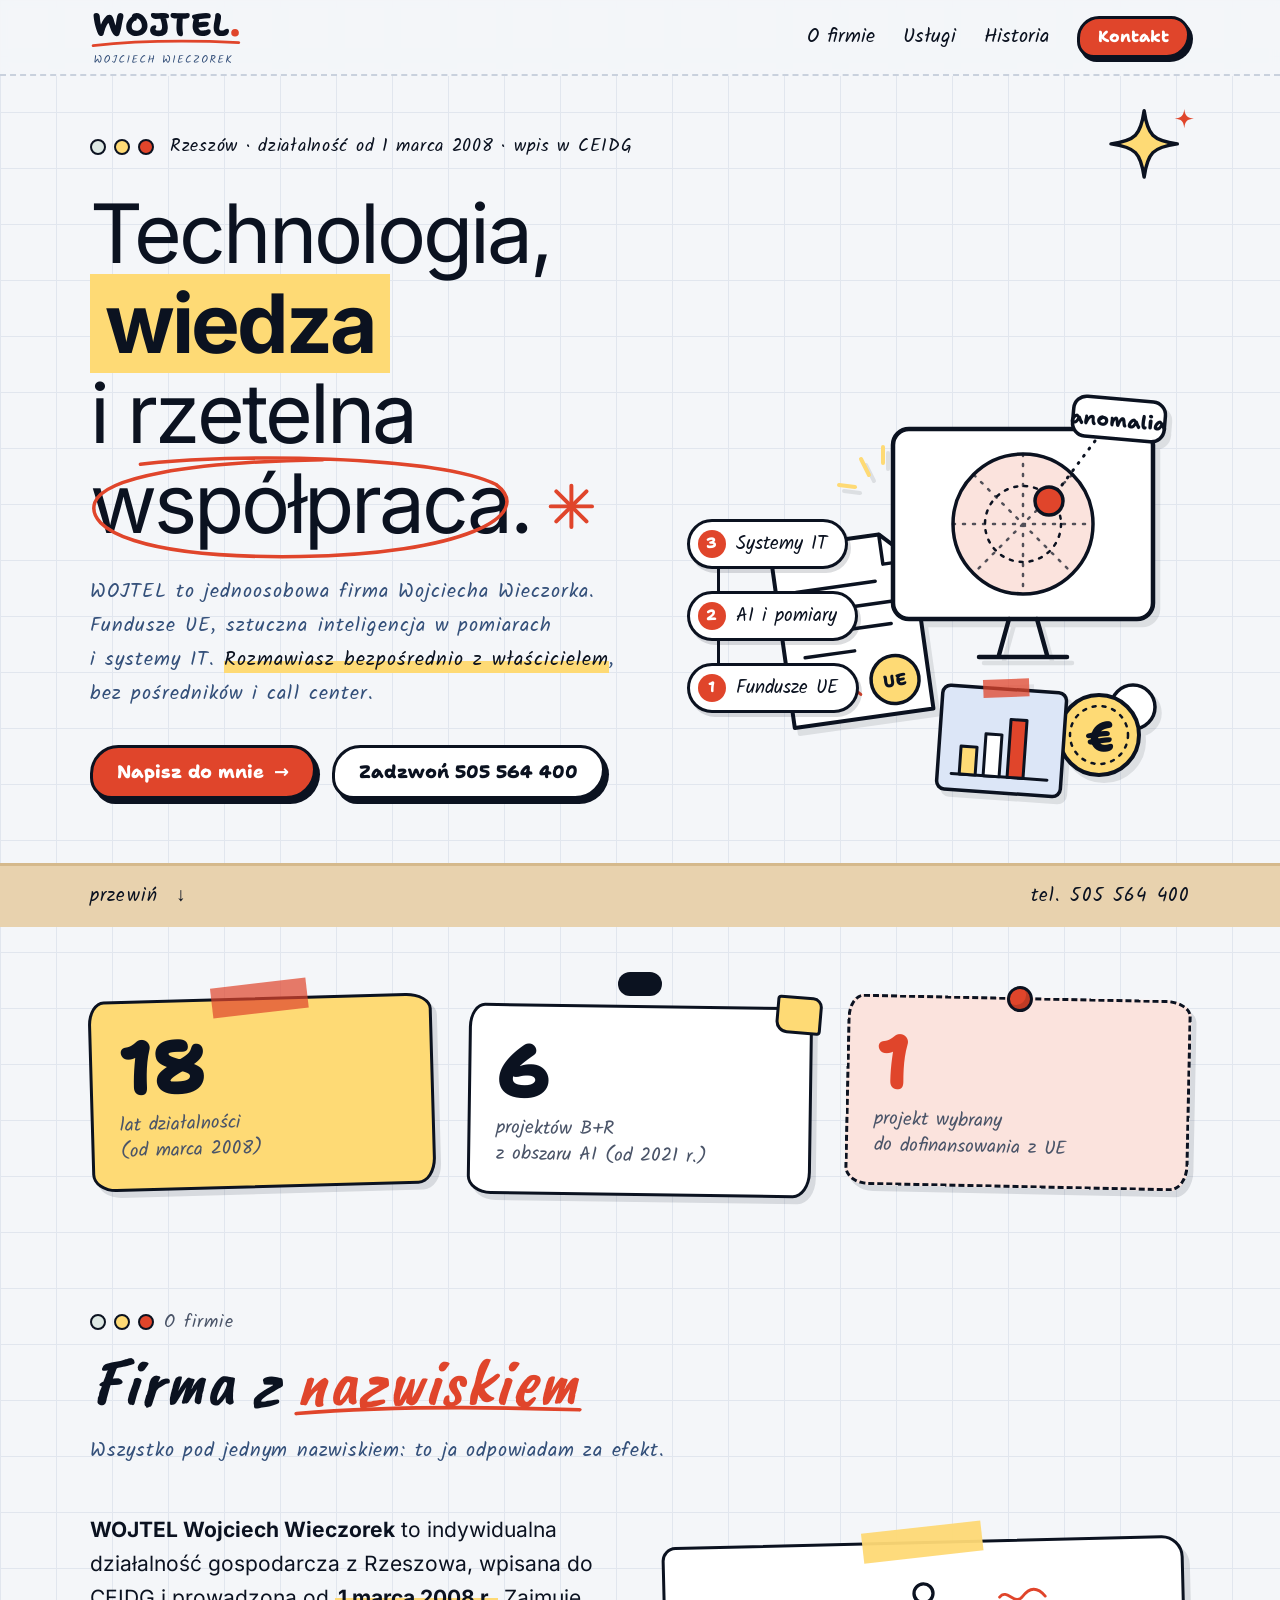
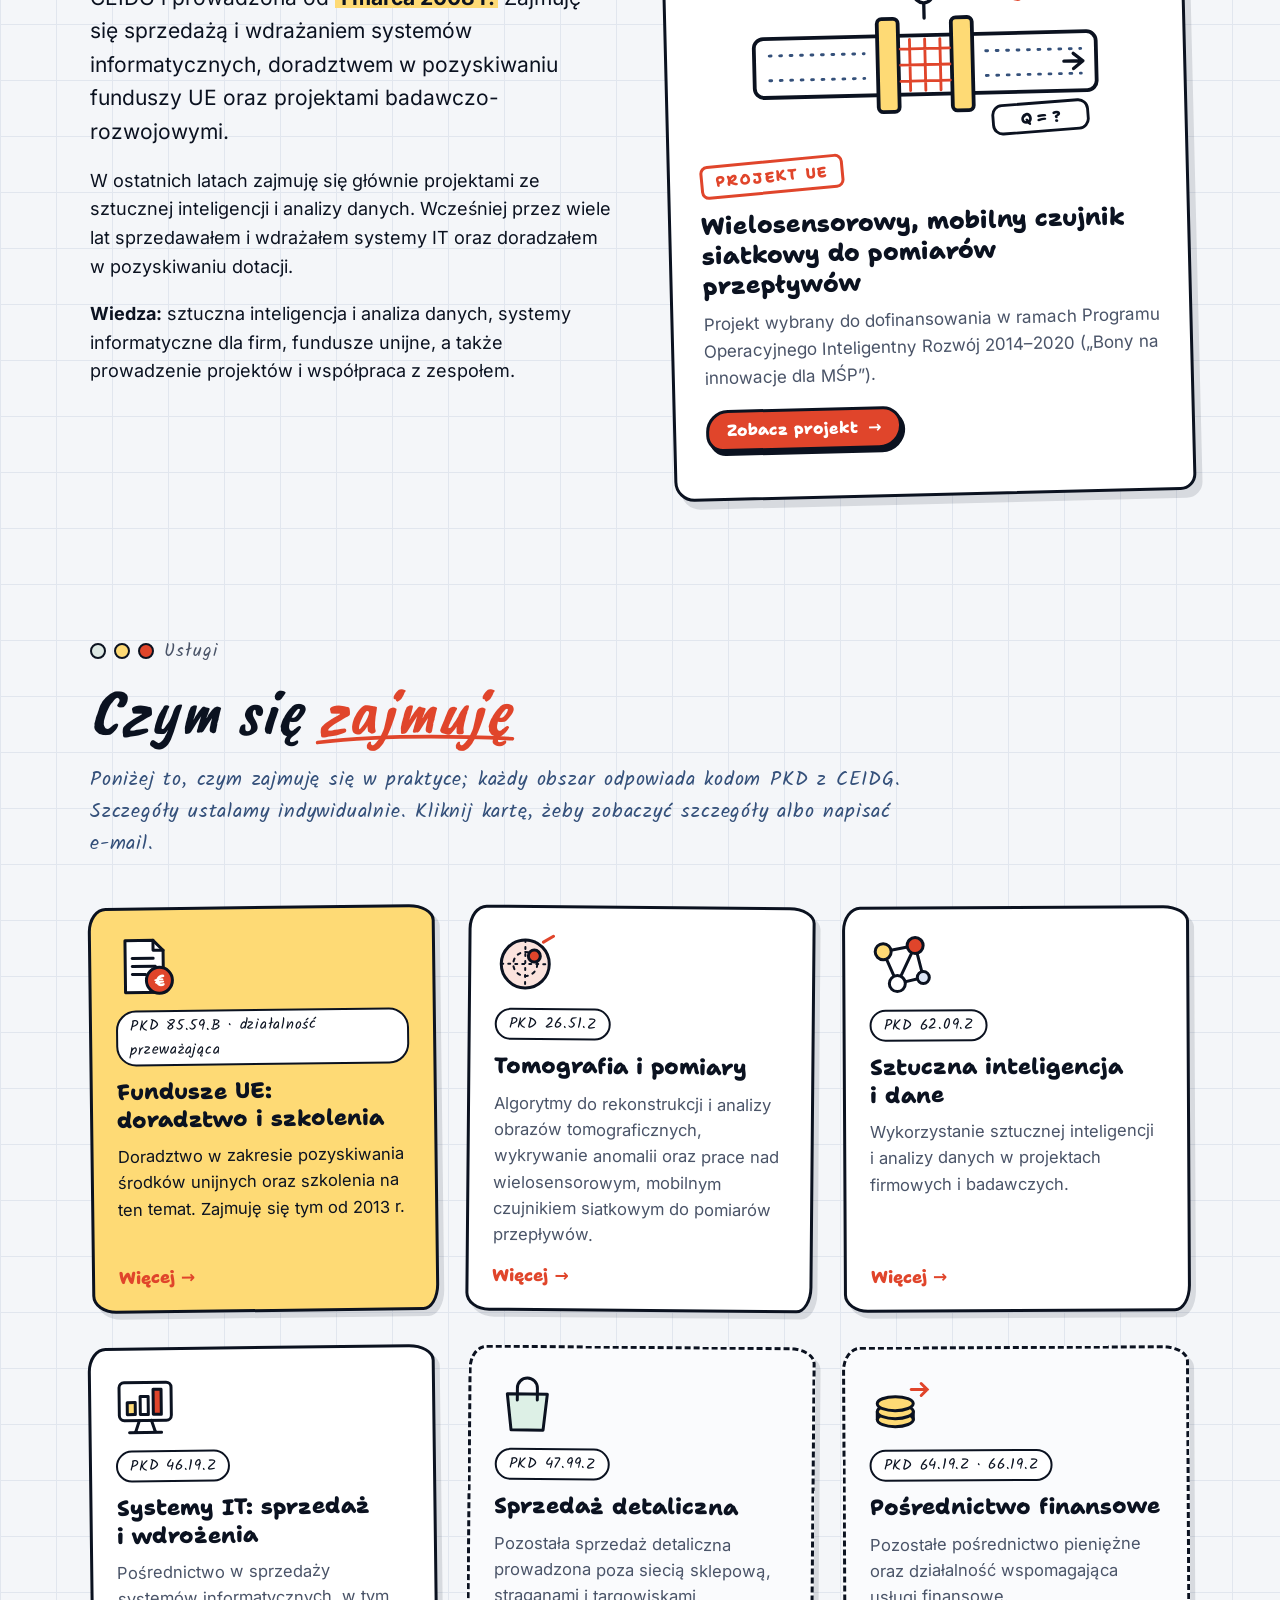
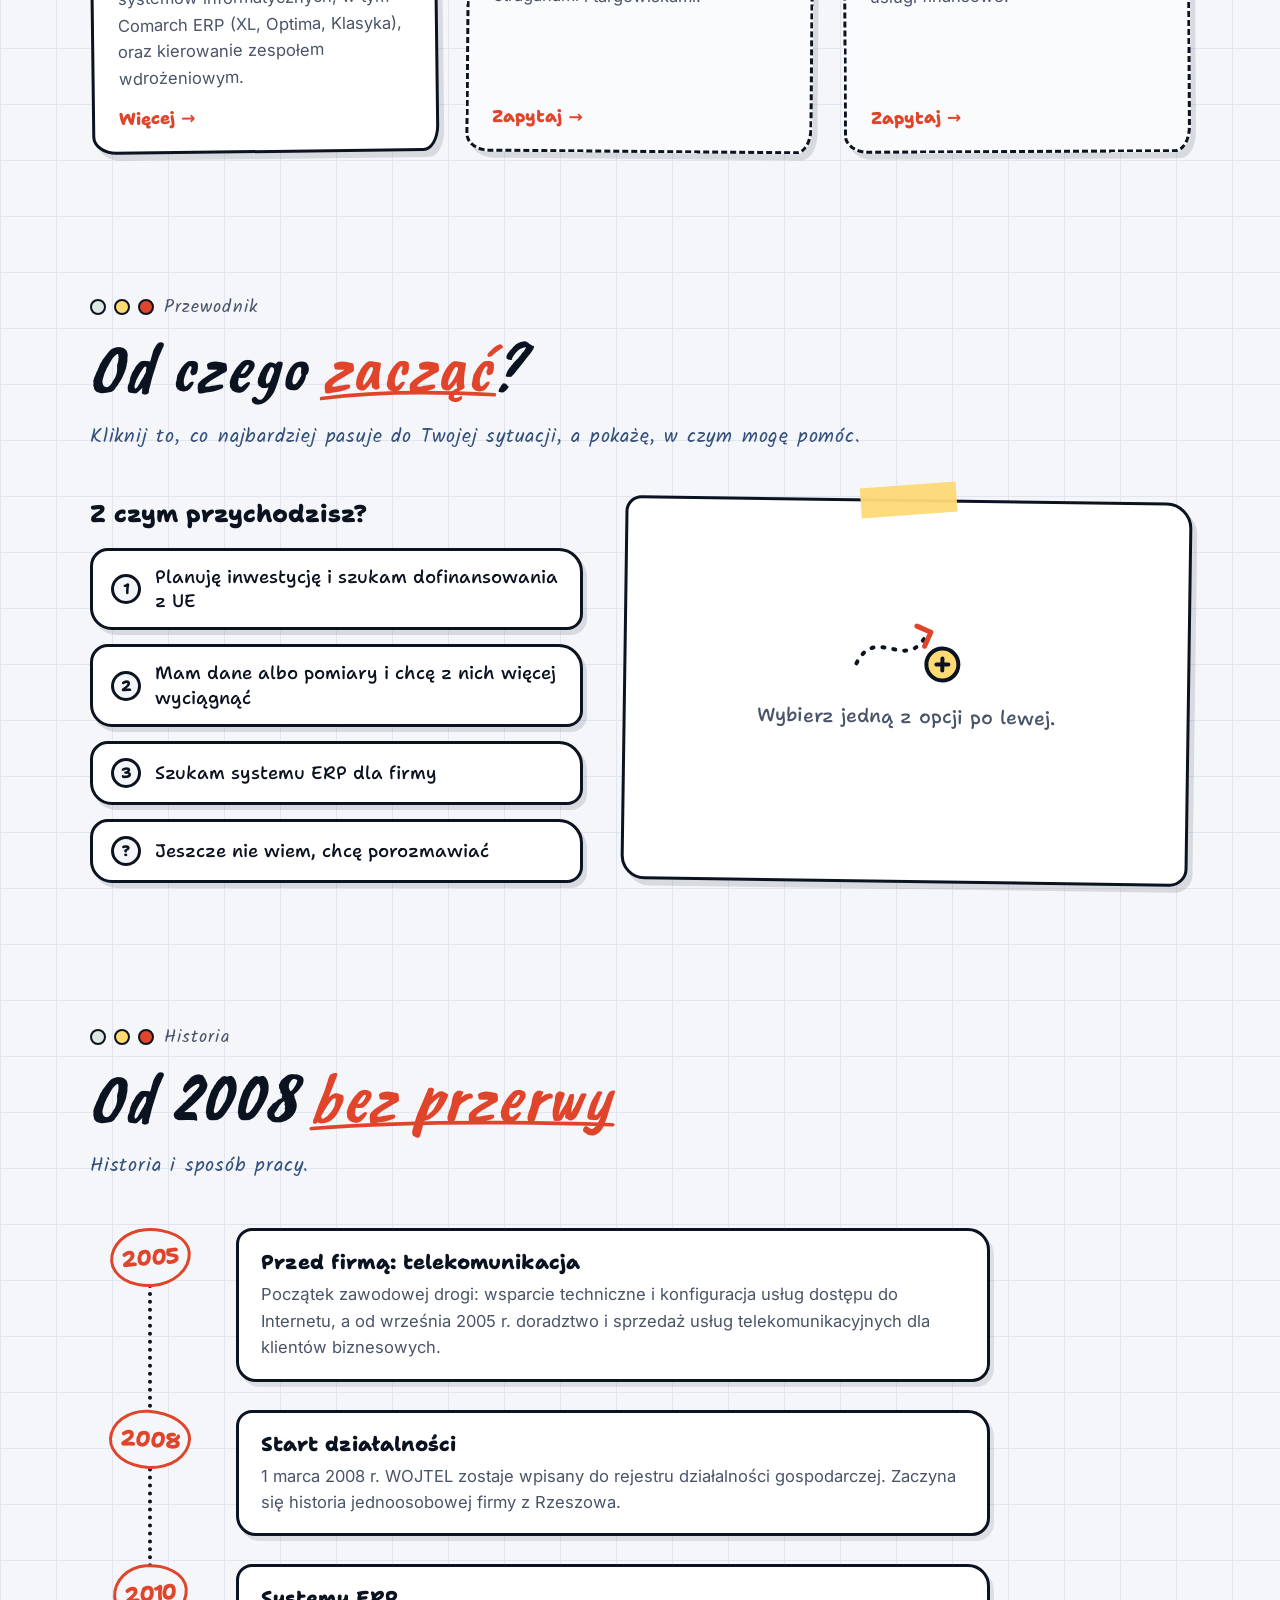
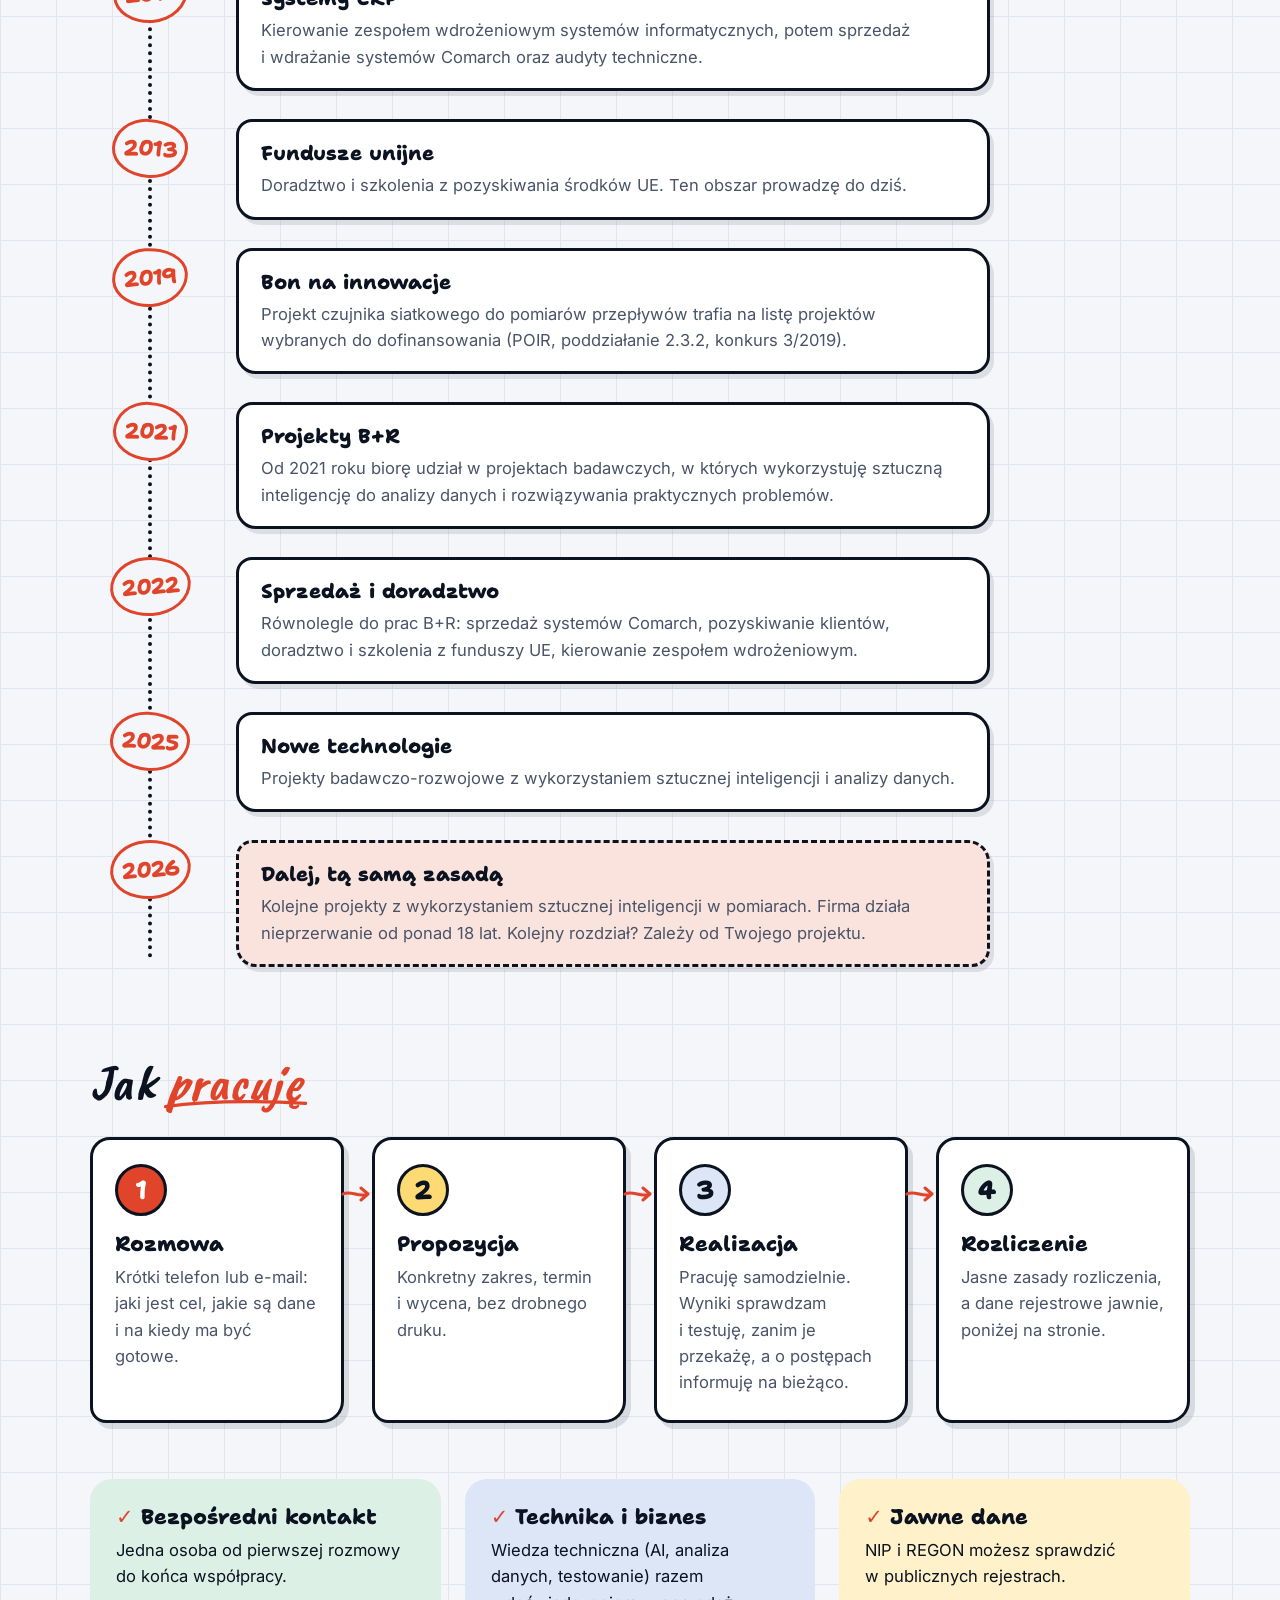
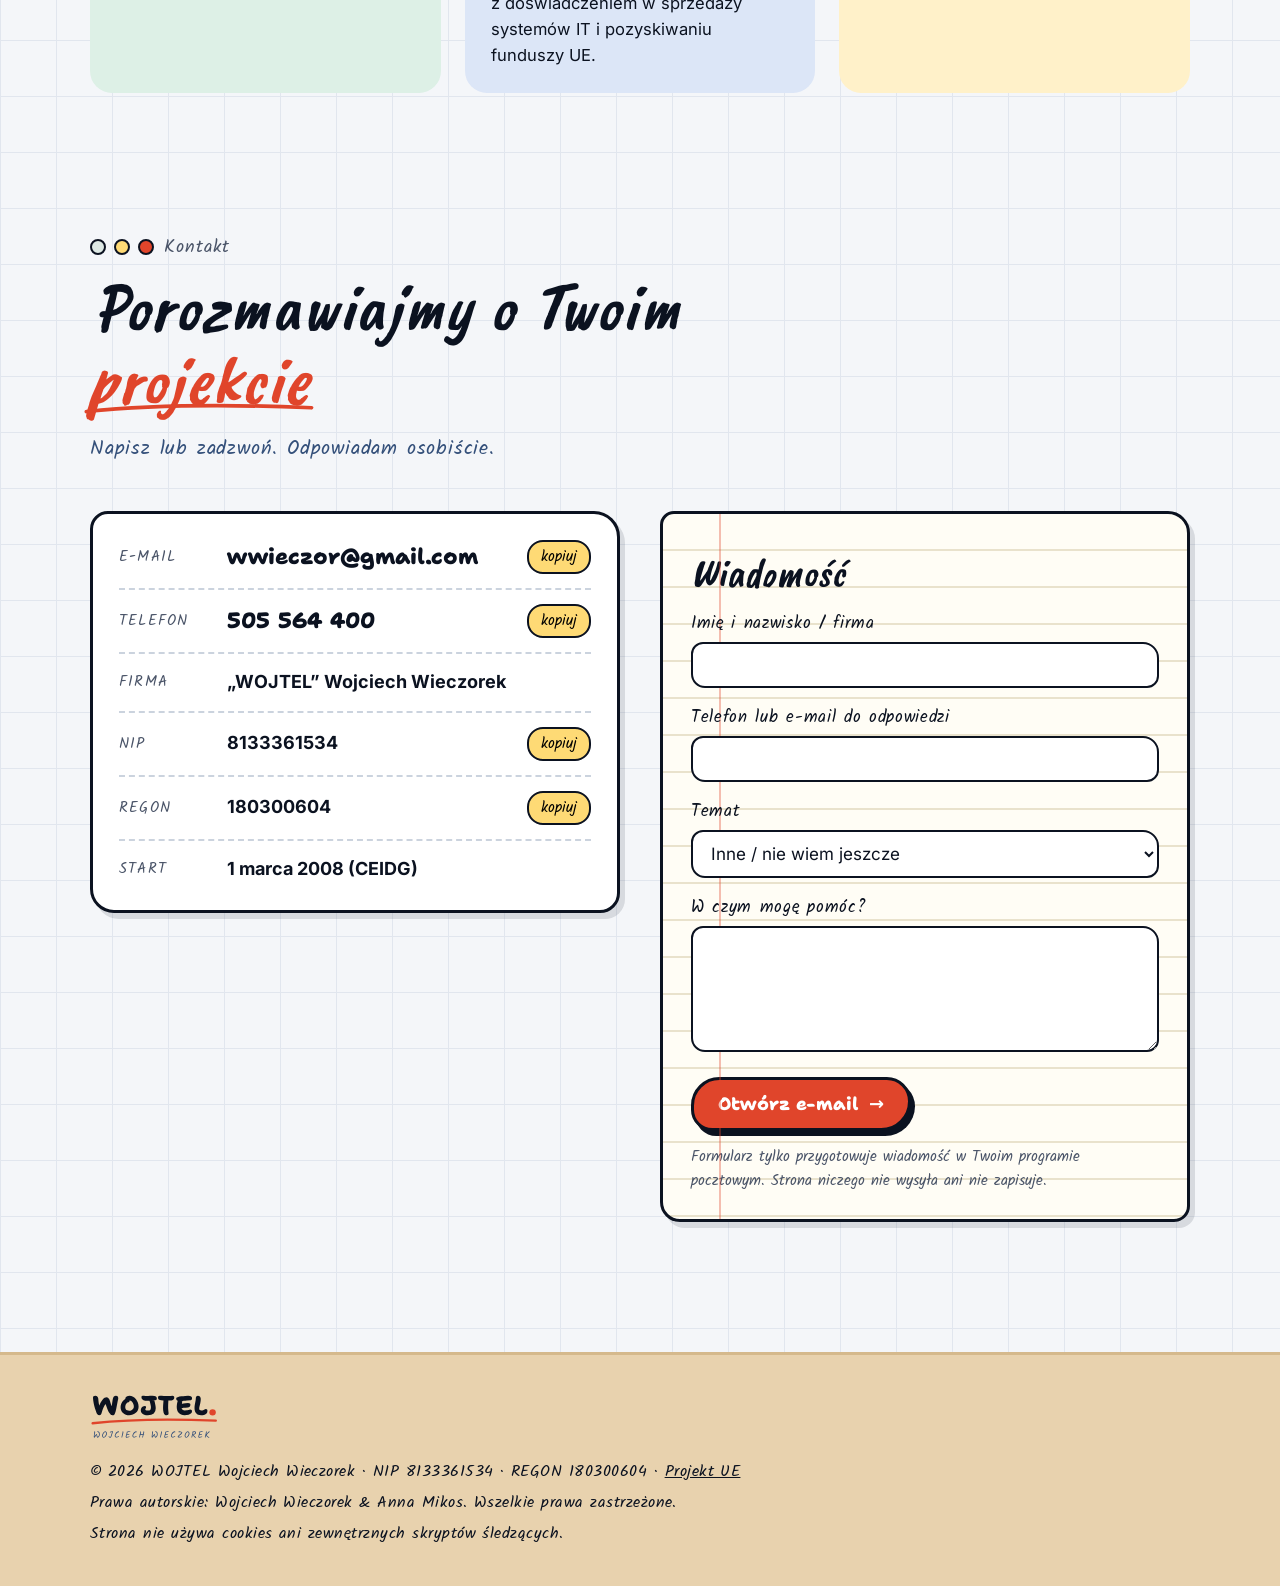
<file: index.html>
<!DOCTYPE html>
<html lang="pl">
<head>
<meta charset="utf-8">
<meta name="viewport" content="width=device-width, initial-scale=1, viewport-fit=cover">
<title>WOJTEL Wojciech Wieczorek – fundusze UE, sztuczna inteligencja, systemy IT | Rzeszów</title>
<meta name="description" content="WOJTEL Wojciech Wieczorek – jednoosobowa firma z Rzeszowa działająca od 2008 roku: doradztwo i szkolenia z funduszy UE, projekty B+R ze sztucznej inteligencji (tomografia, analiza danych), sprzedaż i wdrażanie systemów IT. Napisz lub zadzwoń: 505 564 400.">
<meta name="author" content="Wojciech Wieczorek">
<meta name="robots" content="index, follow, max-image-preview:large">
<meta name="theme-color" content="#F4F6F9">
<meta name="color-scheme" content="light">
<link rel="canonical" href="https://wwieczor-commits.github.io/wojtel-ciemna/">
<meta property="og:type" content="website">
<meta property="og:locale" content="pl_PL">
<meta property="og:site_name" content="WOJTEL Wojciech Wieczorek">
<meta property="og:url" content="https://wwieczor-commits.github.io/wojtel-ciemna/">
<meta property="og:title" content="WOJTEL – technologia, wiedza i rzetelna współpraca | Rzeszów od 2008">
<meta property="og:description" content="Fundusze UE, sztuczna inteligencja i pomiary, systemy IT. Jednoosobowa firma Wojciecha Wieczorka z Rzeszowa.">
<meta property="og:image" content="https://wwieczor-commits.github.io/wojtel-ciemna/assets/img/og-wojtel.png">
<meta property="og:image:width" content="1200">
<meta property="og:image:height" content="630">
<meta property="og:image:alt" content="WOJTEL – technologia, wiedza i rzetelna współpraca. Rzeszów, od 2008.">
<meta name="twitter:card" content="summary_large_image">
<meta name="twitter:title" content="WOJTEL – technologia, wiedza i rzetelna współpraca">
<meta name="twitter:description" content="Fundusze UE, sztuczna inteligencja i pomiary, systemy IT. Rzeszów, od 2008.">
<meta name="twitter:image" content="https://wwieczor-commits.github.io/wojtel-ciemna/assets/img/og-wojtel.png">
<link rel="icon" href="assets/ikona-w.svg" type="image/svg+xml">
<link rel="icon" href="assets/ikona-w-32.png" sizes="32x32" type="image/png">
<link rel="apple-touch-icon" href="assets/ikona-w-180.png">
<link rel="manifest" href="assets/site.webmanifest?v=5">
<link rel="stylesheet" href="assets/fonts.css">
<link rel="stylesheet" href="assets/szkic.css">
<script>document.documentElement.className+=' js'</script>
<script type="application/ld+json">
{
  "@context": "https://schema.org",
  "@graph": [
    {
      "@type": ["LocalBusiness", "ProfessionalService"],
      "@id": "#wojtel",
      "name": "WOJTEL Wojciech Wieczorek",
      "legalName": "\"WOJTEL\" Wojciech Wieczorek",
      "description": "Jednoosobowa działalność gospodarcza z Rzeszowa, prowadzona od 2008 roku: doradztwo i szkolenia z pozyskiwania środków UE, projekty badawczo-rozwojowe ze sztucznej inteligencji, sprzedaż i wdrażanie systemów informatycznych.",
      "image": "https://wwieczor-commits.github.io/wojtel-ciemna/assets/img/og-wojtel.png",
      "telephone": "+48505564400",
      "email": "wwieczor@gmail.com",
      "taxID": "8133361534",
      "identifier": { "@type": "PropertyValue", "propertyID": "REGON", "value": "180300604" },
      "foundingDate": "2008-03-01",
      "founder": { "@type": "Person", "name": "Wojciech Wieczorek" },
      "areaServed": { "@type": "City", "name": "Rzeszów" },
      "knowsAbout": ["fundusze unijne", "szkolenia", "sztuczna inteligencja", "uczenie maszynowe", "tomografia przemysłowa", "analiza danych", "testowanie systemów złożonych", "systemy Comarch ERP", "pomiary przepływów"],
      "contactPoint": { "@type": "ContactPoint", "contactType": "customer service", "telephone": "+48505564400", "email": "wwieczor@gmail.com", "availableLanguage": "pl" },
      "hasOfferCatalog": {
        "@type": "OfferCatalog",
        "name": "Usługi WOJTEL",
        "itemListElement": [
          { "@type": "Offer", "itemOffered": { "@type": "Service", "name": "Doradztwo i szkolenia z pozyskiwania środków UE" } },
          { "@type": "Offer", "itemOffered": { "@type": "Service", "name": "Tomografia i technologie pomiarowe" } },
          { "@type": "Offer", "itemOffered": { "@type": "Service", "name": "Sztuczna inteligencja i analiza danych" } },
          { "@type": "Offer", "itemOffered": { "@type": "Service", "name": "Sprzedaż i wdrażanie systemów informatycznych" } },
          { "@type": "Offer", "itemOffered": { "@type": "Service", "name": "Pośrednictwo finansowe" } }
        ]
      }
    },
    { "@type": "WebPage", "name": "WOJTEL Wojciech Wieczorek – strona firmowa", "inLanguage": "pl-PL", "about": { "@id": "#wojtel" } }
  ]
}
</script>
</head>
<body>
<a class="skip" href="#tresc">Przejdź do treści</a>

<header class="hdr">
  <div class="wrap hdr__in">
    <a class="hdr__logo" href="#start" aria-label="WOJTEL – początek strony"><img src="assets/img/wojtel-logo-szkic.svg" alt="WOJTEL Wojciech Wieczorek" width="155" height="64"></a>
    <button class="hdr__btn" type="button" aria-controls="nav" aria-expanded="false" aria-label="Menu"><span></span></button>
    <nav class="hdr__nav" id="nav" aria-label="Główna">
      <a href="#firma">O firmie</a>
      <a href="#uslugi">Usługi</a>
      <a href="#historia">Historia</a>
      <a class="btn btn--red btn--sm" href="#kontakt">Kontakt</a>
    </nav>
  </div>
</header>

<main id="tresc">

<section class="hero" id="start" aria-labelledby="h-start">
  <svg class="hero__spark" viewBox="0 0 110 100" aria-hidden="true"><path d="M46 10 C50 38 56 44 84 48 C56 52 50 58 46 86 C42 58 36 52 8 48 C36 44 42 38 46 10 Z" fill="#FEDA75" stroke="#0B1220" stroke-width="4" stroke-linejoin="round"/><path d="M92 8 C93 16 95 18 103 19 C95 20 93 22 92 30 C91 22 89 20 81 19 C89 18 91 16 92 8 Z" fill="#E0452B"/></svg>
  <div class="wrap hero__in">
    <div class="hero__txt">
      <p class="hero__meta"><span class="dots" aria-hidden="true"><i></i><i></i><i></i></span>Rzeszów · działalność od 1 marca 2008 · wpis w CEIDG</p>
      <h1 id="h-start">Technologia, <span class="hl">wiedza</span> i&nbsp;rzetelna <span class="ring">współpraca</span>.<svg class="ast" viewBox="0 0 64 64" aria-hidden="true"><g stroke="#E0452B" stroke-width="5" stroke-linecap="round"><path d="M32 6 L32 58"/><path d="M6 32 L58 32"/><path d="M13 13 L51 51"/><path d="M51 13 L13 51"/></g></svg></h1>
      <p class="hero__lead">WOJTEL to jednoosobowa firma Wojciecha Wieczorka. Fundusze UE, sztuczna inteligencja w&nbsp;pomiarach i&nbsp;systemy IT. <strong>Rozmawiasz bezpośrednio z&nbsp;właścicielem</strong>, bez pośredników i&nbsp;call center.</p>
      <div class="hero__cta">
        <a class="btn btn--red" href="#kontakt">Napisz do mnie <i aria-hidden="true">→</i></a>
        <a class="btn" href="tel:+48505564400">Zadzwoń 505 564 400</a>
      </div>
    </div>
    <figure class="hero__pic">
      <svg class="ill" viewBox="0 0 440 440" fill="none" stroke-linecap="round" stroke-linejoin="round" role="img" aria-label="Ilustracja: monitor z przekrojem tomograficznym i wykrytą anomalią, dokument z pieczątką UE, moneta euro i wykres">
        <!-- dokument UE -->
        <g transform="rotate(-8 110 250)">
          <path d="M40 150 H150 L180 180 V330 H40 Z" fill="#fff" stroke="#0B1220" stroke-width="4"/>
          <path d="M150 150 V180 H180" stroke="#0B1220" stroke-width="3.5"/>
          <g stroke="#0B1220" stroke-width="3.5"><path d="M60 196 H140"/><path d="M60 218 H160"/><path d="M60 240 H150"/><path d="M60 262 H110"/></g>
          <path d="M62 306 c8 -12 16 8 24 -3 s14 -8 24 3" stroke="#E0452B" stroke-width="3"/>
          <circle cx="146" cy="296" r="24" fill="#FEDA75" stroke="#0B1220" stroke-width="3.5"/>
          <text x="146" y="303" text-anchor="middle" font-family="Shantell" font-weight="800" font-size="17" fill="#0B1220">UE</text>
        </g>
        <!-- monitor z tomografią -->
        <rect x="150" y="40" width="260" height="190" rx="16" fill="#fff" stroke="#0B1220" stroke-width="4.5"/>
        <path d="M266 230 L256 266 M294 230 L304 266 M236 268 H324" stroke="#0B1220" stroke-width="4.5"/>
        <circle cx="280" cy="135" r="70" fill="#FBE3DD" stroke="#0B1220" stroke-width="3.5"/>
        <g stroke="#0B1220" stroke-width="2.5" stroke-dasharray="2 8" opacity=".7"><path d="M210 135 H350"/><path d="M280 65 V205"/><path d="M231 86 L329 184"/><path d="M329 86 L231 184"/></g>
        <circle cx="280" cy="135" r="38" stroke="#0B1220" stroke-width="2.5" stroke-dasharray="3 7"/>
        <circle cx="306" cy="112" r="14" fill="#E0452B" stroke="#0B1220" stroke-width="3.5"/>
        <rect x="330" y="10" width="92" height="40" rx="13" fill="#fff" stroke="#0B1220" stroke-width="3.5" transform="rotate(5 376 30)"/>
        <text x="376" y="38" text-anchor="middle" font-family="Shantell" font-weight="800" font-size="19" fill="#0B1220" transform="rotate(5 376 30)">anomalia</text>
        <path d="M352 52 L316 100" stroke="#0B1220" stroke-width="3" stroke-dasharray="1 8"/>
        <!-- moneta -->
        <circle cx="390" cy="318" r="22" fill="#fff" stroke="#0B1220" stroke-width="3.5"/>
        <circle cx="356" cy="346" r="40" fill="#FEDA75" stroke="#0B1220" stroke-width="4"/>
        <circle cx="356" cy="346" r="29" stroke="#0B1220" stroke-width="2.5" stroke-dasharray="3 7"/>
        <text x="356" y="362" text-anchor="middle" font-family="Shantell" font-weight="800" font-size="42" fill="#0B1220">€</text>
        <!-- karteczka z wykresem -->
        <g transform="rotate(4 260 360)">
          <rect x="196" y="300" width="124" height="104" rx="8" fill="#DCE6F7" stroke="#0B1220" stroke-width="3.5"/>
          <rect x="236" y="290" width="46" height="18" fill="#E0452B" opacity=".75" transform="rotate(-6 259 299)"/>
          <path d="M210 388 H306" stroke="#0B1220" stroke-width="3"/>
          <rect x="218" y="360" width="16" height="28" fill="#FEDA75" stroke="#0B1220" stroke-width="3"/>
          <rect x="242" y="346" width="16" height="42" fill="#fff" stroke="#0B1220" stroke-width="3"/>
          <rect x="266" y="330" width="16" height="58" fill="#E0452B" stroke="#0B1220" stroke-width="3"/>
        </g>
        <g stroke="#FEDA75" stroke-width="4"><path d="M118 70 L126 86"/><path d="M96 96 L112 98"/><path d="M140 58 L140 74"/></g>
      </svg>
      <div class="pills" aria-hidden="true">
        <div class="pill"><b>3</b>Systemy IT</div><div class="pill-link"></div>
        <div class="pill"><b>2</b>AI i pomiary</div><div class="pill-link"></div>
        <div class="pill"><b>1</b>Fundusze UE</div>
      </div>
    </figure>
  </div>
  <div class="desk"><div class="wrap"><a href="#firma">przewiń&nbsp;&nbsp;↓</a><a href="tel:+48505564400" class="hide-s">tel. 505 564 400</a></div></div>
</section>

<section class="stats" aria-label="WOJTEL w liczbach">
  <div class="wrap stats__in">
    <p class="note note--yel rv"><i class="tape" aria-hidden="true"></i><b class="n" data-years="2008-03-01">18</b><span>lat działalności<br>(od marca 2008)</span></p>
    <p class="note note--white rv"><i class="corner" aria-hidden="true"></i><b class="n">6</b><span>projektów B+R<br>z obszaru AI (od 2021 r.)</span></p>
    <p class="note note--pink rv"><i class="pin" aria-hidden="true"></i><b class="n">1</b><span>projekt wybrany<br>do dofinansowania z UE</span></p>
  </div>
</section>

<section class="sec" id="firma" aria-labelledby="h-firma">
  <div class="wrap">
    <div class="sec__head">
      <p class="kicker rv"><span class="dots" aria-hidden="true"><i></i><i></i><i></i></span>O firmie</p>
      <h2 id="h-firma" class="rv">Firma z <span class="squig">nazwiskiem</span></h2>
      <p class="sec__lead rv">Wszystko pod jednym nazwiskiem: to ja odpowiadam za efekt.</p>
    </div>
    <div class="about">
      <div>
        <p class="lead rv"><strong>WOJTEL Wojciech Wieczorek</strong> to indywidualna działalność gospodarcza z&nbsp;Rzeszowa, wpisana do CEIDG i&nbsp;prowadzona od <span class="mk"><strong>1&nbsp;marca 2008&nbsp;r.</strong></span> Zajmuję się sprzedażą i&nbsp;wdrażaniem systemów informatycznych, doradztwem w&nbsp;pozyskiwaniu funduszy UE oraz projektami badawczo-rozwojowymi.</p>
        <p class="rv">W&nbsp;ostatnich latach zajmuję się głównie projektami ze sztucznej inteligencji i&nbsp;analizy danych. Wcześniej przez wiele lat sprzedawałem i&nbsp;wdrażałem systemy IT oraz doradzałem w&nbsp;pozyskiwaniu dotacji.</p>
        <p class="rv"><strong>Wiedza:</strong> sztuczna inteligencja i&nbsp;analiza danych, systemy informatyczne dla firm, fundusze unijne, a&nbsp;także prowadzenie projektów i&nbsp;współpraca z&nbsp;zespołem.</p>
      </div>
      <article class="polaroid rv" aria-labelledby="h-dos">
        <i class="tape" aria-hidden="true"></i>
        <svg class="polaroid__draw" viewBox="0 0 400 170" fill="none" stroke-linecap="round" stroke-linejoin="round" role="img" aria-label="Rysunek: rura pomiarowa z czujnikiem siatkowym">
          <rect x="20" y="58" width="360" height="62" rx="10" fill="#fff" stroke="#0B1220" stroke-width="4"/>
          <rect x="150" y="40" width="22" height="98" rx="5" fill="#FEDA75" stroke="#0B1220" stroke-width="4"/>
          <rect x="228" y="40" width="22" height="98" rx="5" fill="#FEDA75" stroke="#0B1220" stroke-width="4"/>
          <g stroke="#E0452B" stroke-width="3"><path d="M184 62 V116 M200 62 V116 M216 62 V116 M174 72 H226 M174 89 H226 M174 106 H226"/></g>
          <g stroke="#34507A" stroke-width="3" stroke-dasharray="2 9"><path d="M36 76 H136"/><path d="M36 102 H136"/><path d="M264 76 H364"/><path d="M264 102 H364"/></g>
          <path d="M346 89 L366 89 M356 81 L366 89 L356 97" stroke="#0B1220" stroke-width="3.5"/>
          <path d="M200 40 V18" stroke="#0B1220" stroke-width="3.5"/><circle cx="200" cy="14" r="10" fill="#fff" stroke="#0B1220" stroke-width="3.5"/>
          <path d="M280 20 c8 -10 16 10 24 0 s16 -10 24 0" stroke="#E0452B" stroke-width="3"/>
          <rect x="270" y="132" width="100" height="30" rx="10" fill="#fff" stroke="#0B1220" stroke-width="3" transform="rotate(-3 320 147)"/>
          <text x="320" y="153" text-anchor="middle" font-family="Shantell" font-weight="800" font-size="16" fill="#0B1220" transform="rotate(-3 320 147)">Q = ?</text>
        </svg>
        <span class="stamp">PROJEKT UE</span>
        <h3 id="h-dos">Wielosensorowy, mobilny czujnik siatkowy do pomiarów przepływów</h3>
        <p>Projekt wybrany do dofinansowania w&nbsp;ramach Programu Operacyjnego Inteligentny Rozwój 2014–2020 („Bony na innowacje dla MŚP”).</p>
        <p style="margin-top:16px"><a class="btn btn--red btn--sm" href="projekt-ue.html">Zobacz projekt <i aria-hidden="true">→</i></a></p>
      </article>
    </div>
  </div>
</section>

<section class="sec" id="uslugi" aria-labelledby="h-uslugi">
  <div class="wrap">
    <div class="sec__head">
      <p class="kicker rv"><span class="dots" aria-hidden="true"><i></i><i></i><i></i></span>Usługi</p>
      <h2 id="h-uslugi" class="rv">Czym się <span class="squig">zajmuję</span></h2>
      <p class="sec__lead rv">Poniżej to, czym zajmuję się w&nbsp;praktyce; każdy obszar odpowiada kodom PKD z&nbsp;CEIDG. Szczegóły ustalamy indywidualnie. Kliknij kartę, żeby zobaczyć szczegóły albo napisać e-mail.</p>
    </div>
    <div class="cards">
      <a class="card card--main rv" href="fundusze-ue.html">
        <svg class="card__ico" viewBox="0 0 64 64" fill="none" stroke="#0B1220" stroke-width="3" stroke-linecap="round" stroke-linejoin="round" aria-hidden="true"><path d="M10 6 H38 L48 16 V58 H10 Z" fill="#fff"/><path d="M38 6 V16 H48"/><path d="M17 24 H38 M17 32 H40 M17 40 H30"/><circle cx="44" cy="46" r="13" fill="#E0452B"/><text x="44" y="52" text-anchor="middle" font-family="Shantell" font-weight="800" font-size="16" fill="#fff" stroke="none">€</text></svg>
        <span class="card__pkd">PKD 85.59.B · działalność przeważająca</span>
        <h3>Fundusze UE: doradztwo i&nbsp;szkolenia</h3>
        <p>Doradztwo w&nbsp;zakresie pozyskiwania środków unijnych oraz szkolenia na ten temat. Zajmuję się tym od 2013&nbsp;r.</p>
        <span class="card__go">Więcej →</span>
      </a>
      <a class="card rv" href="tomografia.html">
        <svg class="card__ico" viewBox="0 0 64 64" fill="none" stroke="#0B1220" stroke-width="3" stroke-linecap="round" aria-hidden="true"><circle cx="30" cy="32" r="24" fill="#FBE3DD"/><g stroke-width="2" stroke-dasharray="2 5"><path d="M6 32 H54 M30 8 V56"/></g><circle cx="30" cy="32" r="12" stroke-width="2" stroke-dasharray="3 5"/><circle cx="39" cy="24" r="6" fill="#E0452B"/><path d="M48 10 L58 4" stroke="#E0452B"/></svg>
        <span class="card__pkd">PKD 26.51.Z</span>
        <h3>Tomografia i&nbsp;pomiary</h3>
        <p>Algorytmy do rekonstrukcji i&nbsp;analizy obrazów tomograficznych, wykrywanie anomalii oraz prace nad wielosensorowym, mobilnym czujnikiem siatkowym do pomiarów przepływów.</p>
        <span class="card__go">Więcej →</span>
      </a>
      <a class="card rv" href="sztuczna-inteligencja.html">
        <svg class="card__ico" viewBox="0 0 64 64" fill="none" stroke="#0B1220" stroke-width="3" stroke-linecap="round" aria-hidden="true"><path d="M14 18 L46 12 M14 18 L28 50 M46 12 L28 50 M46 12 L54 44 M28 50 L54 44"/><circle cx="14" cy="18" r="8" fill="#FEDA75"/><circle cx="46" cy="12" r="8" fill="#E0452B"/><circle cx="28" cy="50" r="8" fill="#fff"/><circle cx="54" cy="44" r="6" fill="#DCE6F7"/></svg>
        <span class="card__pkd">PKD 62.09.Z</span>
        <h3>Sztuczna inteligencja i&nbsp;dane</h3>
        <p>Wykorzystanie sztucznej inteligencji i&nbsp;analizy danych w&nbsp;projektach firmowych i&nbsp;badawczych.</p>
        <span class="card__go">Więcej →</span>
      </a>
      <a class="card rv" href="systemy-it.html">
        <svg class="card__ico" viewBox="0 0 64 64" fill="none" stroke="#0B1220" stroke-width="3" stroke-linecap="round" stroke-linejoin="round" aria-hidden="true"><rect x="4" y="8" width="52" height="38" rx="5" fill="#fff"/><path d="M24 46 L20 58 M36 46 L40 58 M14 58 H46"/><rect x="12" y="28" width="8" height="12" fill="#FEDA75"/><rect x="25" y="22" width="8" height="18" fill="#fff"/><rect x="38" y="15" width="8" height="25" fill="#E0452B"/></svg>
        <span class="card__pkd">PKD 46.19.Z</span>
        <h3>Systemy IT: sprzedaż i&nbsp;wdrożenia</h3>
        <p>Pośrednictwo w&nbsp;sprzedaży systemów informatycznych, w&nbsp;tym Comarch ERP (XL, Optima, Klasyka), oraz kierowanie zespołem wdrożeniowym.</p>
        <span class="card__go">Więcej →</span>
      </a>
      <a class="card card--minor rv" href="mailto:wwieczor@gmail.com?subject=Zapytanie%3A%20Sprzeda%C5%BC%20detaliczna">
        <svg class="card__ico" viewBox="0 0 64 64" fill="none" stroke="#0B1220" stroke-width="3" stroke-linecap="round" stroke-linejoin="round" aria-hidden="true"><path d="M12 22 H52 L48 58 H16 Z" fill="#DDF0E6"/><path d="M22 28 V16 a10 10 0 0 1 20 0 V28"/></svg>
        <span class="card__pkd">PKD 47.99.Z</span>
        <h3>Sprzedaż detaliczna</h3>
        <p>Pozostała sprzedaż detaliczna prowadzona poza siecią sklepową, straganami i&nbsp;targowiskami.</p>
        <span class="card__go">Zapytaj →</span>
      </a>
      <a class="card card--minor rv" href="mailto:wwieczor@gmail.com?subject=Zapytanie%3A%20Po%C5%9Brednictwo%20finansowe">
        <svg class="card__ico" viewBox="0 0 64 64" fill="none" stroke="#0B1220" stroke-width="3" stroke-linecap="round" aria-hidden="true"><ellipse cx="26" cy="46" rx="18" ry="7" fill="#FEDA75"/><path d="M8 46 V38"/><path d="M44 46 V38"/><ellipse cx="26" cy="38" rx="18" ry="7" fill="#FEDA75"/><ellipse cx="26" cy="30" rx="18" ry="7" fill="#FEDA75"/><path d="M42 16 H58 M52 10 L58 16 L52 22" stroke="#E0452B"/></svg>
        <span class="card__pkd">PKD 64.19.Z · 66.19.Z</span>
        <h3>Pośrednictwo finansowe</h3>
        <p>Pozostałe pośrednictwo pieniężne oraz działalność wspomagająca usługi finansowe.</p>
        <span class="card__go">Zapytaj →</span>
      </a>
    </div>
  </div>
</section>

<section class="sec" id="od-czego-zaczac" aria-labelledby="h-guide">
  <div class="wrap">
    <div class="sec__head">
      <p class="kicker rv"><span class="dots" aria-hidden="true"><i></i><i></i><i></i></span>Przewodnik</p>
      <h2 id="h-guide" class="rv">Od czego <span class="squig">zacząć</span>?</h2>
      <p class="sec__lead rv">Kliknij to, co najbardziej pasuje do Twojej sytuacji, a pokażę, w&nbsp;czym mogę pomóc.</p>
    </div>
    <div class="guide" id="przewodnik">
      <div class="rv">
        <p class="guide__q">Z&nbsp;czym przychodzisz?</p>
        <div class="chips" role="group" aria-label="Wybierz swoją sytuację">
          <button class="chip" type="button" data-wybor="dotacje" aria-pressed="false" aria-controls="przewodnik-wynik"><i>1</i>Planuję inwestycję i&nbsp;szukam dofinansowania z&nbsp;UE</button>
          <button class="chip" type="button" data-wybor="dane" aria-pressed="false" aria-controls="przewodnik-wynik"><i>2</i>Mam dane albo pomiary i&nbsp;chcę z&nbsp;nich więcej wyciągnąć</button>
          <button class="chip" type="button" data-wybor="erp" aria-pressed="false" aria-controls="przewodnik-wynik"><i>3</i>Szukam systemu ERP dla firmy</button>
          <button class="chip" type="button" data-wybor="nie-wiem" aria-pressed="false" aria-controls="przewodnik-wynik"><i>?</i>Jeszcze nie wiem, chcę porozmawiać</button>
        </div>
      </div>
      <div class="guide__out rv" id="przewodnik-wynik" aria-live="polite">
        <i class="tape" aria-hidden="true"></i>
        <div class="guide__empty">
          <svg viewBox="0 0 120 90" fill="none" stroke-linecap="round" stroke-linejoin="round" aria-hidden="true"><path d="M10 60 C30 20 60 70 80 30" stroke="#0B1220" stroke-width="4" stroke-dasharray="2 9"/><path d="M70 22 L84 28 L78 42" stroke="#E0452B" stroke-width="5"/><circle cx="96" cy="60" r="16" fill="#FEDA75" stroke="#0B1220" stroke-width="4"/><path d="M90 60 h12 M96 54 v12" stroke="#0B1220" stroke-width="4"/></svg>
          <span>Wybierz jedną z&nbsp;opcji po lewej.</span>
        </div>
      </div>
    </div>
    <template id="wynik-dotacje"><i class="tape" aria-hidden="true"></i><span class="stamp">FUNDUSZE UE · OD 2013</span><h3>Sprawdzimy, skąd wziąć <span class="squig">dofinansowanie</span></h3><p>Doradzam w&nbsp;pozyskiwaniu środków unijnych i&nbsp;prowadzę szkolenia na ten temat. Mój własny projekt też został wybrany do dofinansowania (POIR, bon na innowacje).</p><div class="btns"><a class="btn btn--red btn--sm" href="#kontakt" data-temat="Fundusze UE (doradztwo, szkolenia)">Napisz w&nbsp;tej sprawie <i aria-hidden="true">→</i></a><a class="btn btn--sm" href="fundusze-ue.html">Więcej o&nbsp;usłudze</a></div></template>
    <template id="wynik-dane"><i class="tape" aria-hidden="true"></i><span class="stamp">AI · POMIARY · OD 2021</span><h3>Dane, które coś <span class="squig">mówią</span></h3><p>Sztuczna inteligencja i&nbsp;analiza danych w&nbsp;projektach firmowych i&nbsp;badawczych: rekonstrukcja i&nbsp;analiza obrazów tomograficznych, wykrywanie anomalii, pomiary przepływów.</p><div class="btns"><a class="btn btn--red btn--sm" href="#kontakt" data-temat="Sztuczna inteligencja i dane">Napisz w&nbsp;tej sprawie <i aria-hidden="true">→</i></a><a class="btn btn--sm" href="sztuczna-inteligencja.html">AI i&nbsp;dane</a><a class="btn btn--sm" href="tomografia.html">Tomografia</a></div></template>
    <template id="wynik-erp"><i class="tape" aria-hidden="true"></i><span class="stamp">SYSTEMY IT · OD 2010</span><h3>Comarch ERP: <span class="squig">XL, Optima, Klasyka</span></h3><p>Sprzedaż i&nbsp;wdrożenia systemów informatycznych oraz audyty techniczne. Jedna osoba od pierwszej rozmowy do końca współpracy.</p><div class="btns"><a class="btn btn--red btn--sm" href="#kontakt" data-temat="Systemy IT (sprzedaż, wdrożenia)">Napisz w&nbsp;tej sprawie <i aria-hidden="true">→</i></a><a class="btn btn--sm" href="systemy-it.html">Więcej o&nbsp;usłudze</a></div></template>
    <template id="wynik-nie-wiem"><i class="tape" aria-hidden="true"></i><span class="stamp">ROZMOWA</span><h3>Zacznijmy od <span class="squig">rozmowy</span></h3><p>Opisz krótko, co chcesz osiągnąć. Odpowiadam osobiście i&nbsp;powiem wprost, czy mogę pomóc.</p><div class="btns"><a class="btn btn--red btn--sm" href="tel:+48505564400">Zadzwoń 505 564 400</a><a class="btn btn--sm" href="#kontakt" data-temat="Inne / nie wiem jeszcze">Napisz wiadomość</a></div></template>
  </div>
</section>

<section class="sec" id="historia" aria-labelledby="h-hist">
  <div class="wrap">
    <div class="sec__head">
      <p class="kicker rv"><span class="dots" aria-hidden="true"><i></i><i></i><i></i></span>Historia</p>
      <h2 id="h-hist" class="rv">Od 2008 <span class="squig">bez przerwy</span></h2>
      <p class="sec__lead rv">Historia i&nbsp;sposób pracy.</p>
    </div>
    <ol class="tl">
      <li class="rv"><span class="tl__year">2005</span><div class="tl__body"><h3>Przed firmą: telekomunikacja</h3><p>Początek zawodowej drogi: wsparcie techniczne i&nbsp;konfiguracja usług dostępu do Internetu, a&nbsp;od września 2005&nbsp;r. doradztwo i&nbsp;sprzedaż usług telekomunikacyjnych dla klientów biznesowych.</p></div></li>
      <li class="rv"><span class="tl__year">2008</span><div class="tl__body"><h3>Start działalności</h3><p>1&nbsp;marca 2008&nbsp;r. WOJTEL zostaje wpisany do rejestru działalności gospodarczej. Zaczyna się historia jednoosobowej firmy z&nbsp;Rzeszowa.</p></div></li>
      <li class="rv"><span class="tl__year">2010</span><div class="tl__body"><h3>Systemy ERP</h3><p>Kierowanie zespołem wdrożeniowym systemów informatycznych, potem sprzedaż i&nbsp;wdrażanie systemów Comarch oraz audyty techniczne.</p></div></li>
      <li class="rv"><span class="tl__year">2013</span><div class="tl__body"><h3>Fundusze unijne</h3><p>Doradztwo i&nbsp;szkolenia z&nbsp;pozyskiwania środków UE. Ten obszar prowadzę do dziś.</p></div></li>
      <li class="rv"><span class="tl__year">2019</span><div class="tl__body"><h3>Bon na innowacje</h3><p>Projekt czujnika siatkowego do pomiarów przepływów trafia na listę projektów wybranych do dofinansowania (POIR, poddziałanie 2.3.2, konkurs 3/2019).</p></div></li>
      <li class="rv"><span class="tl__year">2021</span><div class="tl__body"><h3>Projekty B+R</h3><p>Od 2021 roku biorę udział w&nbsp;projektach badawczych, w&nbsp;których wykorzystuję sztuczną inteligencję do analizy danych i&nbsp;rozwiązywania praktycznych problemów.</p></div></li>
      <li class="rv"><span class="tl__year">2022</span><div class="tl__body"><h3>Sprzedaż i&nbsp;doradztwo</h3><p>Równolegle do prac B+R: sprzedaż systemów Comarch, pozyskiwanie klientów, doradztwo i&nbsp;szkolenia z&nbsp;funduszy UE, kierowanie zespołem wdrożeniowym.</p></div></li>
      <li class="rv"><span class="tl__year">2025</span><div class="tl__body"><h3>Nowe technologie</h3><p>Projekty badawczo-rozwojowe z&nbsp;wykorzystaniem sztucznej inteligencji i&nbsp;analizy danych.</p></div></li>
      <li class="rv"><span class="tl__year">2026</span><div class="tl__body"><h3>Dalej, tą samą zasadą</h3><p>Kolejne projekty z&nbsp;wykorzystaniem sztucznej inteligencji w&nbsp;pomiarach. Firma działa nieprzerwanie od ponad 18 lat. Kolejny rozdział? Zależy od Twojego projektu.</p></div></li>
    </ol>

    <h2 class="rv" style="margin-top:90px;font-size:clamp(36px,4vw,54px)">Jak <span class="squig">pracuję</span></h2>
    <div class="steps">
      <div class="step rv"><span class="step__no">1</span><h3>Rozmowa</h3><p>Krótki telefon lub e-mail: jaki jest cel, jakie są dane i&nbsp;na kiedy ma być gotowe.</p></div>
      <div class="step rv"><span class="step__no">2</span><h3>Propozycja</h3><p>Konkretny zakres, termin i&nbsp;wycena, bez drobnego druku.</p></div>
      <div class="step rv"><span class="step__no">3</span><h3>Realizacja</h3><p>Pracuję samodzielnie. Wyniki sprawdzam i&nbsp;testuję, zanim je przekażę, a&nbsp;o&nbsp;postępach informuję na bieżąco.</p></div>
      <div class="step rv"><span class="step__no">4</span><h3>Rozliczenie</h3><p>Jasne zasady rozliczenia, a&nbsp;dane rejestrowe jawnie, poniżej na stronie.</p></div>
    </div>
    <div class="why">
      <div class="rv"><h3>Bezpośredni kontakt</h3><p>Jedna osoba od pierwszej rozmowy do końca współpracy.</p></div>
      <div class="rv"><h3>Technika i&nbsp;biznes</h3><p>Wiedza techniczna (AI, analiza danych, testowanie) razem z&nbsp;doświadczeniem w&nbsp;sprzedaży systemów IT i&nbsp;pozyskiwaniu funduszy UE.</p></div>
      <div class="rv"><h3>Jawne dane</h3><p>NIP i&nbsp;REGON możesz sprawdzić w&nbsp;publicznych rejestrach.</p></div>
    </div>
  </div>
</section>

<section class="sec contact" id="kontakt" aria-labelledby="h-kontakt">
  <div class="wrap">
    <div class="sec__head">
      <p class="kicker rv"><span class="dots" aria-hidden="true"><i></i><i></i><i></i></span>Kontakt</p>
      <h2 id="h-kontakt" class="rv">Porozmawiajmy o&nbsp;Twoim <span class="squig">projekcie</span></h2>
      <p class="sec__lead rv">Napisz lub zadzwoń. Odpowiadam osobiście.</p>
    </div>
    <div class="contact__grid">
      <div class="cbox rv">
        <div class="crow crow--big"><span class="crow__k">E-MAIL</span><span class="crow__v"><a href="mailto:wwieczor@gmail.com">wwieczor@gmail.com</a></span><button class="copy" type="button" data-copy="wwieczor@gmail.com">kopiuj</button></div>
        <div class="crow crow--big"><span class="crow__k">TELEFON</span><span class="crow__v"><a href="tel:+48505564400">505 564 400</a></span><button class="copy" type="button" data-copy="505564400">kopiuj</button></div>
        <div class="crow"><span class="crow__k">FIRMA</span><span class="crow__v">„WOJTEL” Wojciech Wieczorek</span></div>
        <div class="crow"><span class="crow__k">NIP</span><span class="crow__v">8133361534</span><button class="copy" type="button" data-copy="8133361534">kopiuj</button></div>
        <div class="crow"><span class="crow__k">REGON</span><span class="crow__v">180300604</span><button class="copy" type="button" data-copy="180300604">kopiuj</button></div>
        <div class="crow"><span class="crow__k">START</span><span class="crow__v">1 marca 2008 (CEIDG)</span></div>
      </div>
      <form class="form rv" id="mailForm" action="mailto:wwieczor@gmail.com" method="post" enctype="text/plain" aria-labelledby="h-form">
        <h3 id="h-form">Wiadomość</h3>
        <div class="fld"><label for="f-name">Imię i nazwisko / firma</label><input id="f-name" name="Imię" type="text" autocomplete="name" required></div>
        <div class="fld"><label for="f-tel">Telefon lub e-mail do odpowiedzi</label><input id="f-tel" name="Kontakt" type="text" autocomplete="email" required></div>
        <div class="fld"><label for="f-topic">Temat</label>
          <select id="f-topic" name="Temat">
            <option>Fundusze UE (doradztwo, szkolenia)</option><option>Tomografia i pomiary</option><option>Sztuczna inteligencja i dane</option><option>Systemy IT (sprzedaż, wdrożenia)</option><option>Pośrednictwo finansowe</option><option selected>Inne / nie wiem jeszcze</option>
          </select></div>
        <div class="fld"><label for="f-msg">W czym mogę pomóc?</label><textarea id="f-msg" name="Wiadomość" rows="5" required></textarea></div>
        <button class="btn btn--red" type="submit">Otwórz e-mail <i aria-hidden="true">→</i></button>
        <p class="tiny">Formularz tylko przygotowuje wiadomość w&nbsp;Twoim programie pocztowym. Strona niczego nie wysyła ani nie zapisuje.</p>
      </form>
    </div>
  </div>
</section>

</main>

<footer class="foot">
  <div class="wrap foot__in">
    <img src="assets/img/wojtel-logo-szkic.svg" alt="WOJTEL Wojciech Wieczorek" width="131" height="54">
    <p>© <span id="yr">2026</span> WOJTEL Wojciech Wieczorek · NIP 8133361534 · REGON 180300604 · <a href="projekt-ue.html">Projekt UE</a></p>
    <p>Prawa autorskie: Wojciech Wieczorek &amp; Anna Mikos. Wszelkie prawa zastrzeżone.</p>
    <p>Strona nie używa cookies ani zewnętrznych skryptów śledzących.</p>
  </div>
</footer>

<div class="toast" id="toast" role="status" aria-live="polite"></div>
<script>
(function(){
  var btn=document.querySelector('.hdr__btn'),nav=document.getElementById('nav');
  btn.addEventListener('click',function(){var o=nav.classList.toggle('open');btn.setAttribute('aria-expanded',o)});
  nav.addEventListener('click',function(e){if(e.target.tagName==='A'){nav.classList.remove('open');btn.setAttribute('aria-expanded',false)}});
  var t=document.getElementById('toast'),tm;
  function toast(m){t.textContent=m;t.classList.add('on');clearTimeout(tm);tm=setTimeout(function(){t.classList.remove('on')},1800)}
  document.querySelectorAll('[data-copy]').forEach(function(b){b.addEventListener('click',function(){
    var v=b.getAttribute('data-copy');
    if(navigator.clipboard){navigator.clipboard.writeText(v).then(function(){toast('Skopiowano: '+v)},function(){toast(v)})}else{toast(v)}
  })});
  var y=document.querySelector('[data-years]');
  if(y){var d=new Date(y.getAttribute('data-years')),n=new Date(),a=n.getFullYear()-d.getFullYear();
    if(n.getMonth()<d.getMonth()||(n.getMonth()===d.getMonth()&&n.getDate()<d.getDate()))a--;y.textContent=a}
  document.getElementById('yr').textContent=new Date().getFullYear();
  var f=document.getElementById('mailForm');
  f.addEventListener('submit',function(e){e.preventDefault();
    var g=function(id){return document.getElementById(id).value.trim()};
    var s='Zapytanie: '+g('f-topic');
    var b=g('f-msg')+'\n\n--\n'+g('f-name')+'\n'+g('f-tel');
    location.href='mailto:wwieczor@gmail.com?subject='+encodeURIComponent(s)+'&body='+encodeURIComponent(b)});
  var els=document.querySelectorAll('.rv');
  if('IntersectionObserver' in window){var io=new IntersectionObserver(function(es){es.forEach(function(x){if(x.isIntersecting){x.target.classList.add('in');io.unobserve(x.target)}})},{rootMargin:'0px 0px -8% 0px'});
    els.forEach(function(el){io.observe(el)})}else{els.forEach(function(el){el.classList.add('in')})}
})();
</script>
<script src="assets/szkic-ruch.js" defer></script>
</body>
</html>
</file>
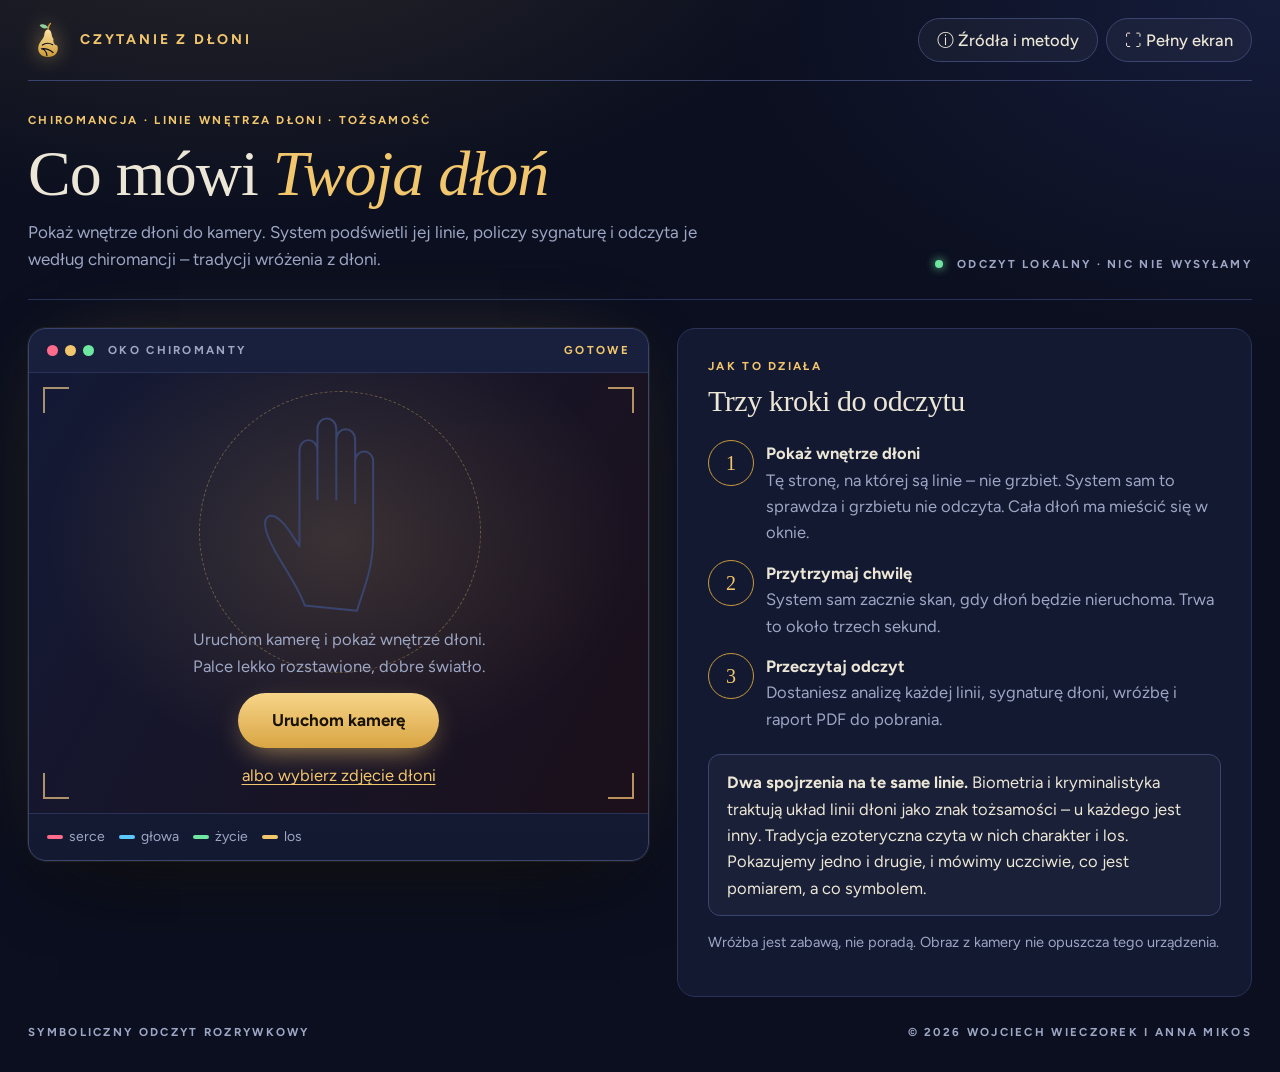
<file: dlon/index.html>
<!doctype html>
<html lang="pl">
<head>
<meta charset="utf-8">
<meta name="viewport" content="width=device-width, initial-scale=1, viewport-fit=cover">
<meta name="robots" content="noindex, nofollow">
<meta name="author" content="Wojciech Wieczorek i Anna Mikos">
<meta name="theme-color" content="#0b0f1f">
<title>Czytanie z dłoni – chiromancja: skan linii wnętrza dłoni i wróżba</title>
<meta name="description" content="Pokaż dłoń do kamery: system podświetli linie dłoni, policzy jej sygnaturę i odczyta symbolikę według tradycji chiromancji. Wszystko liczone lokalnie w przeglądarce.">
<link rel="icon" href="favicon.svg?v=2" type="image/svg+xml">
<link rel="stylesheet" href="dlon.css?v=3">
</head>
<body>
<div class="strona">
  <header class="pasek">
    <span class="marka"><svg class="logo" viewBox="0 0 64 64" role="img" aria-label="Logo: nadgryziona gruszka z liniami dłoni"><defs><linearGradient id="lg" x1="0" y1="0" x2="0" y2="1"><stop offset="0" stop-color="#fbe3a4"/><stop offset="1" stop-color="#cf9a35"/></linearGradient><mask id="lm"><rect width="64" height="64" fill="#fff"/><circle cx="48.5" cy="33" r="8"/></mask></defs><g mask="url(#lm)"><path fill="url(#lg)" d="M32 15c-4 0-5.5 4-6 9-.5 6-8 10.5-9.5 19C15 52.5 22 59 32 59s17-6.5 15.5-16C46 34.5 38.5 30 38 24c-.5-5-2-9-6-9z"/><path fill="none" stroke="#0b0f1f" stroke-width="1.9" stroke-linecap="round" d="M23 40c5-3.5 11-3.5 16.5-.5M21.5 46c6.5-1 12.5 1 18.5 6M21.5 46c5 1 8.2 5 8.8 11"/></g><path fill="none" stroke="#cf9a35" stroke-width="2.4" stroke-linecap="round" d="M32 15c0-4 1.2-7 3.8-9.5"/><path fill="#8fd19e" d="M32.3 11.8C28 5.5 21 6 18.5 8.5c3 5.2 9.3 6.3 13.8 3.3z"/></svg> Czytanie z dłoni</span>
    <div class="przyciski">
      <button type="button" class="btn-duch" id="btnZrodla">ⓘ Źródła i metody</button>
      <button type="button" class="btn-duch" id="btnPelny">⛶ Pełny ekran</button>
    </div>
  </header>

  <div class="naglowek">
    <div>
      <p class="mono zloto">Chiromancja · linie wnętrza dłoni · tożsamość</p>
      <h1>Co mówi <em>Twoja dłoń</em></h1>
      <p class="podtytul">Pokaż wnętrze dłoni do kamery. System podświetli jej linie, policzy sygnaturę i odczyta je według chiromancji – tradycji wróżenia z dłoni.</p>
    </div>
    <p class="mono stan"><span class="kropka"></span> Odczyt lokalny · nic nie wysyłamy</p>
  </div>

  <main class="uklad">
    <section class="okno" aria-label="Okno kamery">
      <div class="okno-belka">
        <span class="swiatla" aria-hidden="true"><i></i><i></i><i></i></span>
        <span class="mono" id="oknoTytul">Oko chiromanty</span>
        <span class="mono zloto" id="oknoStan">Gotowe</span>
      </div>
      <div class="scena" id="scena">
        <canvas id="ekran" aria-label="Obraz dłoni z podświetlonymi liniami"></canvas>
        <video id="wideo" playsinline muted autoplay></video>
        <div class="rogi" aria-hidden="true"><i></i><i></i><i></i><i></i></div>
        <div class="start" id="start">
          <svg class="reka" viewBox="0 0 200 240" aria-hidden="true">
            <path class="obrys" d="M62 232c-8-22-22-40-34-62-8-15-14-30-8-36 7-6 18 4 28 20l8 12V60c0-16 20-16 20 0v54-78c0-16 21-16 21 0v78-66c0-16 21-16 21 0v70-46c0-15 20-15 20 0v84c0 34-10 56-18 82z"/>
            <path class="l1" d="M66 128c22-12 52-14 84-4"/><path class="l2" d="M62 150c26-6 54 0 82 18"/><path class="l3" d="M96 124c-18 26-20 62-6 100"/><path class="l4" d="M112 222c-2-32 2-60 6-90"/>
          </svg>
          <p class="start-tekst">Uruchom kamerę i pokaż wnętrze dłoni.<br>Palce lekko rozstawione, dobre światło.</p>
          <button type="button" class="btn-glowny" id="btnStart">Uruchom kamerę</button>
          <label class="link" for="fPlik">albo wybierz zdjęcie dłoni</label>
          <input type="file" id="fPlik" accept="image/*" hidden>
        </div>
        <p class="komunikat" id="komunikat" role="status" aria-live="polite" hidden></p>
        <div class="postep" id="postep" hidden><i></i></div>
      </div>
      <div class="okno-stopka">
        <div class="legenda" aria-label="Legenda linii">
          <span><i style="background:#ff6b8b"></i>serce</span><span><i style="background:#5cc8ff"></i>głowa</span><span><i style="background:#6ee7a0"></i>życie</span><span><i style="background:#f2c66d"></i>los</span>
        </div>
        <div class="przyciski">
          <button type="button" class="btn-maly" id="btnCzytaj" hidden>Czytaj teraz</button>
          <button type="button" class="btn-maly" id="btnKamera" hidden>⟲ Zmień kamerę</button>
          <button type="button" class="btn-maly stop" id="btnStop" hidden>■ Zatrzymaj kamerę</button>
          <button type="button" class="btn-maly zl" id="btnNastepna" hidden>Następna osoba →</button>
        </div>
      </div>
    </section>

    <section class="panel" id="panel" aria-label="Odczyt">
      <div id="instrukcja">
        <p class="mono zloto">Jak to działa</p>
        <h2>Trzy kroki do odczytu</h2>
        <ol class="kroki">
          <li><strong>Pokaż wnętrze dłoni</strong><span>Tę stronę, na której są linie – nie grzbiet. System sam to sprawdza i grzbietu nie odczyta. Cała dłoń ma mieścić się w oknie.</span></li>
          <li><strong>Przytrzymaj chwilę</strong><span>System sam zacznie skan, gdy dłoń będzie nieruchoma. Trwa to około trzech sekund.</span></li>
          <li><strong>Przeczytaj odczyt</strong><span>Dostaniesz analizę każdej linii, sygnaturę dłoni, wróżbę i raport PDF do pobrania.</span></li>
        </ol>
        <div class="ramka">
          <p><strong>Dwa spojrzenia na te same linie.</strong> Biometria i kryminalistyka traktują układ linii dłoni jako znak tożsamości – u każdego jest inny. Tradycja ezoteryczna czyta w nich charakter i los. Pokazujemy jedno i drugie, i mówimy uczciwie, co jest pomiarem, a co symbolem.</p>
        </div>
        <p class="drobne">Wróżba jest zabawą, nie poradą. Obraz z kamery nie opuszcza tego urządzenia.</p>
      </div>
      <div id="wynik" hidden>
        <div class="wynik-glowa">
          <div><p class="mono zloto" id="wynikNad">Odczyt z dłoni</p><h2 id="wynikTytul"></h2></div>
          <button type="button" class="btn-duch" id="btnPdf">⤓ Raport PDF</button>
        </div>
        <div class="zakladki" role="tablist" id="zakladki"></div>
        <div id="zakTresc" role="tabpanel"></div>
      </div>
    </section>
  </main>

  <footer class="stopka mono">
    <span>Symboliczny odczyt rozrywkowy</span>
    <span>© 2026 Wojciech Wieczorek i Anna Mikos</span>
  </footer>
</div>

<dialog id="zrodla">
  <form method="dialog"><button class="zamknij" aria-label="Zamknij">×</button></form>
  <h2>Źródła i metody</h2>
  <div id="zrodlaTresc"></div>
</dialog>

<section id="raport" aria-hidden="true"></section>
<script type="module" src="js/app.js?v=4"></script>
</body>
</html>
</file>
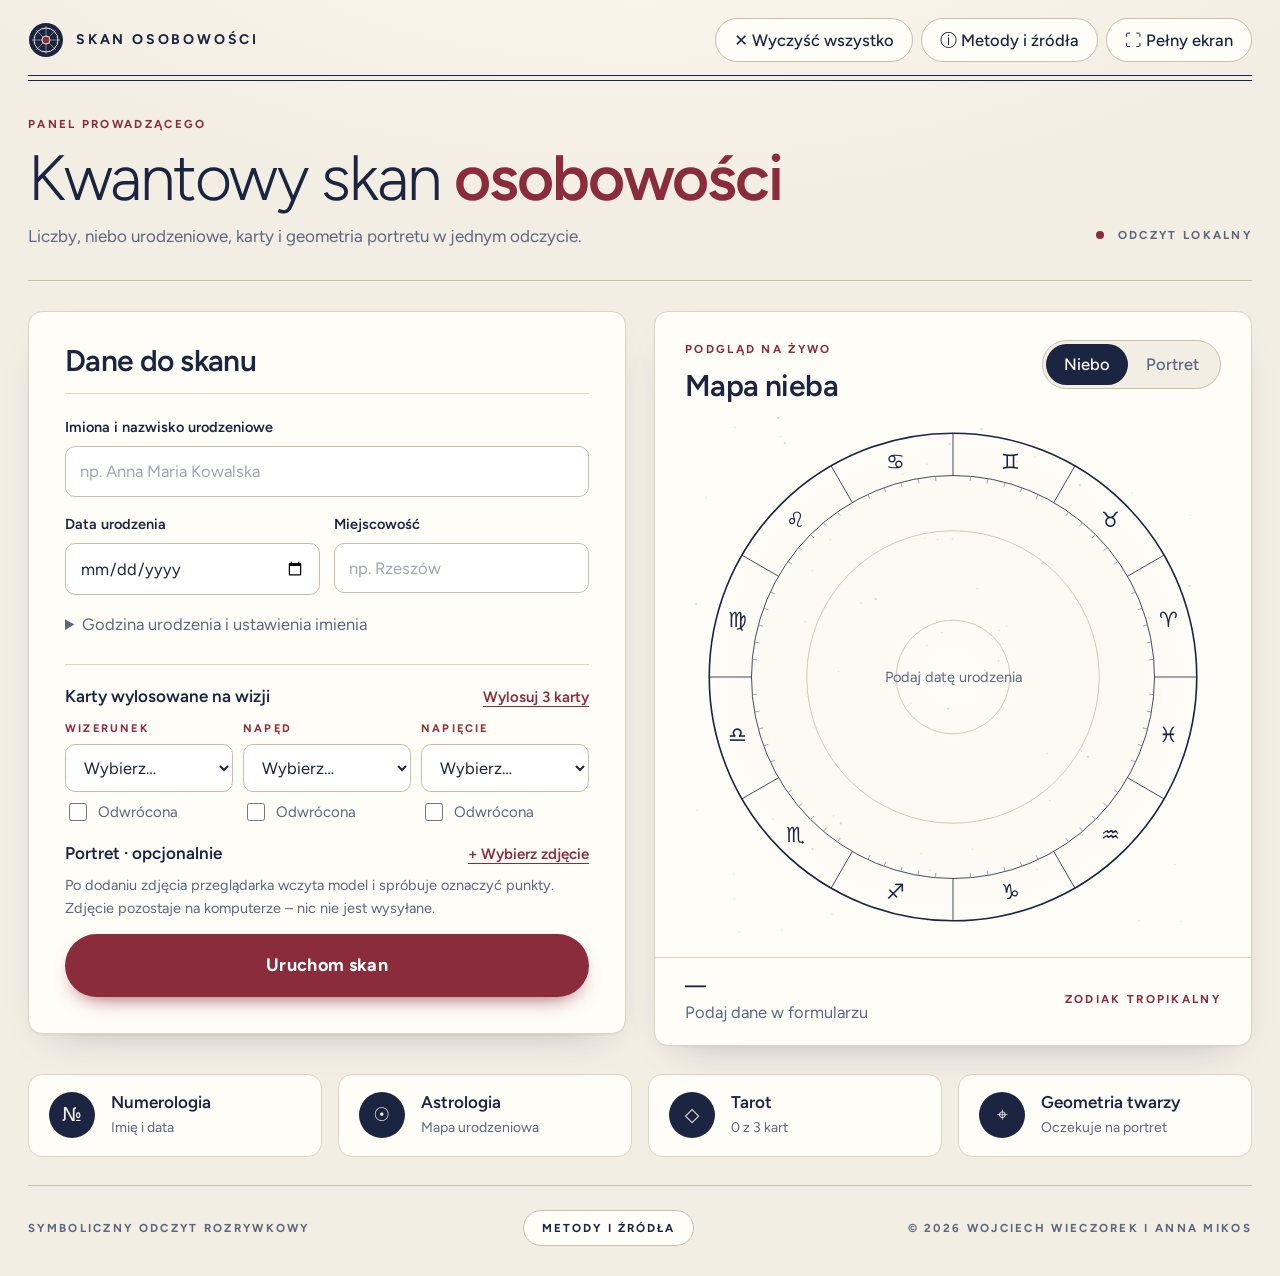
<file: skan/index.html>
<!doctype html>
<html lang="pl">
<head>
<meta charset="utf-8">
<meta name="viewport" content="width=device-width, initial-scale=1">
<meta name="robots" content="noindex, nofollow">
<meta name="author" content="Wojciech Wieczorek i Anna Mikos">
<title>Kwantowy skan osobowości – panel prowadzącego</title>
<meta name="description" content="Symboliczny odczyt rozrywkowy: numerologia, mapa nieba, tarot i geometria portretu. Wszystko liczone lokalnie w przeglądarce.">
<link rel="icon" href="favicon.svg?v=7" type="image/svg+xml">
<link rel="stylesheet" href="skan.css?v=7">
</head>
<body>
<div class="strona">
  <header class="pasek">
    <span class="marka"><svg viewBox="0 0 36 36" aria-hidden="true"><circle cx="18" cy="18" r="17" fill="#1b2440"/><circle cx="18" cy="18" r="12" fill="none" stroke="#f3eee4" stroke-width="1"/><path d="M18 4v28M4 18h28M8.1 8.1l19.8 19.8M27.9 8.1 8.1 27.9" stroke="#f3eee4" stroke-width=".6" opacity=".8"/><circle cx="18" cy="18" r="4" fill="#8a2c3b" stroke="#f3eee4" stroke-width="1"/></svg> Skan osobowości</span>
    <div class="pasek-akcje">
      <button type="button" class="btn-duch" id="btnCzysc">✕ Wyczyść wszystko</button>
      <button type="button" class="btn-duch" id="btnMetody2">ⓘ Metody i źródła</button>
      <button type="button" class="btn-duch" id="btnPelny">⛶ Pełny ekran</button>
    </div>
  </header>

  <div class="naglowek">
    <div>
      <p class="mono etykieta">Panel prowadzącego</p>
      <h1>Kwantowy skan <em>osobowości</em></h1>
      <p class="podtytul">Liczby, niebo urodzeniowe, karty i geometria portretu w jednym odczycie.</p>
    </div>
    <p class="mono stan"><span class="kropka"></span> Odczyt lokalny</p>
  </div>

  <main class="uklad">
    <section class="karta podglad" id="podglad" aria-label="Podgląd na żywo">
      <div class="podglad-glowa">
        <div>
          <p class="mono etykieta zloto">Podgląd na żywo</p>
          <h2 id="podTytul">Mapa nieba</h2>
        </div>
        <div class="przelacznik" role="tablist" aria-label="Widok podglądu">
          <button type="button" role="tab" data-widok="niebo" aria-selected="true">Niebo</button>
          <button type="button" role="tab" data-widok="portret" aria-selected="false">Portret</button>
        </div>
      </div>
      <div class="scena" id="scenaNiebo"></div>
      <div class="scena" id="scenaPortret" hidden>
        <div class="pusto" id="portretPusto">
          <span class="pierscien" aria-hidden="true"></span>
          <p>Wybierz portret w formularzu, aby<br>zobaczyć siatkę pomiarową.</p>
        </div>
        <div id="portretRob" hidden>
          <canvas id="plotno" aria-label="Portret z siatką pomiarową"></canvas>
          <div class="narzedzia">
            <label class="rzad">Obszar do oznaczenia
              <select id="selGrupa"></select>
            </label>
            <p id="portretStan" class="podpowiedz" aria-live="polite"></p>
            <div class="przyciski">
              <button type="button" class="btn-maly" id="btnWykryj">Wykryj punkty ponownie</button>
              <button type="button" class="btn-maly" id="btnCofnij">Cofnij punkt tej grupy</button>
              <button type="button" class="btn-maly" id="btnWyczysc">Wyczyść grupę</button>
              <button type="button" class="btn-maly" id="btnUsun">Usuń zdjęcie</button>
            </div>
          </div>
        </div>
      </div>
      <div class="skanowanie" id="skanowanie" hidden><span></span><p class="mono">Skanowanie…</p></div>
      <div class="podglad-stopka">
        <div><strong id="stImie">—</strong><span id="stData">Podaj dane w formularzu</span></div>
        <span class="mono zloto" id="stTag">ZODIAK TROPIKALNY</span>
      </div>
    </section>

    <section class="karta formularz" id="formularz" aria-label="Dane do skanu">
      <h2>Dane do skanu</h2>
      <form id="form" novalidate>
        <label class="pole">Imiona i nazwisko urodzeniowe
          <input type="text" id="fImie" autocomplete="off" placeholder="np. Anna Maria Kowalska" required>
        </label>
        <div class="dwa">
          <label class="pole">Data urodzenia
            <input type="date" id="fData" min="1900-01-01" required>
          </label>
          <label class="pole">Miejscowość
            <input type="text" id="fMiasto" list="listaMiast" autocomplete="off" placeholder="np. Rzeszów">
            <datalist id="listaMiast"></datalist>
          </label>
        </div>
        <details class="wiecej">
          <summary>Godzina urodzenia i ustawienia imienia</summary>
          <div class="dwa">
            <label class="pole">Godzina urodzenia (czas lokalny)
              <input type="time" id="fGodz">
            </label>
            <label class="pole">Pseudonim lub obecne nazwisko
              <input type="text" id="fPseudo" autocomplete="off" placeholder="opcjonalnie">
            </label>
          </div>
          <div class="trzy">
            <label class="pole">Szerokość geogr.
              <input type="number" id="fSzer" step="0.01" min="-90" max="90" placeholder="50.04">
            </label>
            <label class="pole">Długość geogr.
              <input type="number" id="fDl" step="0.01" min="-180" max="180" placeholder="22.00">
            </label>
            <label class="pole">Strefa czasowa
              <select id="fStrefa"></select>
            </label>
          </div>
          <p class="drobne">Bez godziny liczymy pozycje na południe i pokazujemy możliwe warianty, jeśli ciało zmienia znak w ciągu dnia. Ascendent wymaga godziny i współrzędnych; dla miejscowości z listy uzupełnią się same.</p>
        </details>

        <fieldset class="karty-pole">
          <legend>Karty wylosowane na wizji <button type="button" class="link" id="btnLosuj">Wylosuj 3 karty</button></legend>
          <div class="trzy" id="kartyWybor"></div>
        </fieldset>

        <div class="portret-pole">
          <strong id="plikNazwa">Portret · opcjonalnie</strong>
          <label class="link" for="fPlik">+ Wybierz zdjęcie</label>
          <input type="file" id="fPlik" accept="image/*" hidden>
        </div>
        <p class="drobne">Po dodaniu zdjęcia przeglądarka wczyta model i spróbuje oznaczyć punkty. Zdjęcie pozostaje na komputerze – nic nie jest wysyłane.</p>

        <p class="blad" id="blad" role="alert" hidden></p>
        <button type="submit" class="btn-glowny"><span>Uruchom skan</span></button>
      </form>
    </section>

    <section class="karta wynik" id="wynik" aria-label="Wynik skanu" hidden>
      <div class="wynik-glowa">
        <div>
          <p class="mono etykieta zloto">Wynik skanu</p>
          <h2 id="wynikImie"></h2>
        </div>
        <div class="przyciski">
          <button type="button" class="btn-duch" id="btnPdf">⤓ Pobierz raport PDF</button>
          <button type="button" class="btn-duch" id="btnEdytuj">← Edytuj dane</button>
        </div>
      </div>
      <div class="zakladki" role="tablist" id="zakladki">
        <button type="button" role="tab" data-zak="synteza" aria-selected="true">Synteza</button>
        <button type="button" role="tab" data-zak="liczby" aria-selected="false">Liczby</button>
        <button type="button" role="tab" data-zak="niebo" aria-selected="false">Niebo</button>
        <button type="button" role="tab" data-zak="karty" aria-selected="false">Karty</button>
        <button type="button" role="tab" data-zak="portret" aria-selected="false">Portret</button>
        <button type="button" role="tab" data-zak="cel" aria-selected="false">Cel duszy</button>
      </div>
      <div id="zakTresc"></div>
    </section>
  </main>

  <nav class="kafle" aria-label="Metody">
    <button type="button" class="kafel" data-zak="liczby"><span class="ikona">№</span><span><strong>Numerologia</strong><small id="kafNum">Imię i data</small></span></button>
    <button type="button" class="kafel" data-zak="niebo"><span class="ikona">☉</span><span><strong>Astrologia</strong><small id="kafAst">Mapa urodzeniowa</small></span></button>
    <button type="button" class="kafel" data-zak="karty"><span class="ikona">◇</span><span><strong>Tarot</strong><small id="kafTar">0 z 3 kart</small></span></button>
    <button type="button" class="kafel" data-zak="portret"><span class="ikona">⌖</span><span><strong>Geometria twarzy</strong><small id="kafGeo">Oczekuje na portret</small></span></button>
  </nav>

  <footer class="stopka mono">
    <span>Symboliczny odczyt rozrywkowy</span>
    <button type="button" class="btn-mono" id="btnMetody">Metody i źródła</button>
    <span>© 2026 Wojciech Wieczorek i Anna Mikos</span>
  </footer>
</div>

<dialog id="metody">
  <form method="dialog"><button class="zamknij" aria-label="Zamknij">×</button></form>
  <h2>Metody i źródła</h2>
  <p class="drobne">To zabawa i punkt wyjścia do rozmowy, a nie diagnoza. Numerologia, astrologia i tarot nie mają potwierdzenia naukowego; pomiary twarzy opisują jedno zdjęcie, nie człowieka.</p>
  <h3>Liczby</h3>
  <p>Współczesna numerologia zachodnia (pitagorejska). Litery A–Z mają wartości 1–9 według klasycznej tabeli; polskie znaki zapisujemy w formie podstawowej (Ł → L, Ó → O). Każde imię i nazwisko oraz miesiąc, dzień i rok redukujemy osobno, a dopiero potem sumujemy. Liczb 11, 22 i 33 nie redukujemy. Samogłoski: A, E, I, O, U, Y. Metodę opisują m.in. Hans Decoz („Numerology: Key to Your Inner Self”) i Juno Jordan.</p>
  <h3>Niebo</h3>
  <p>Zodiak tropikalny, pozycje geocentryczne. Długości ekliptyczne Słońca, Księżyca i planet liczy biblioteka <em>Astronomy Engine</em> (Don Cross, licencja MIT), sprawdzana względem efemeryd NASA JPL i biblioteki NOVAS – z dokładnością rzędu minuty kątowej. Ascendent i medium coeli wg wzorów z „Astronomical Algorithms” Jeana Meeusa; domy w systemie całych znaków. Czas lokalny przeliczamy na UTC z bazy stref czasowych IANA (z historycznymi zmianami czasu). Aspekty: koniunkcja, sekstyl, kwadratura, trygon, opozycja; orby 8°/4°/7°/7°/8° (+1° dla Słońca i Księżyca).</p>
  <h3>Karty</h3>
  <p>Talia Rider–Waite–Smith (1909): opisy obrazów według ilustracji Pameli Colman Smith, znaczenia według tradycji opisanej przez A. E. Waite’a w „The Pictorial Key to the Tarot” (1910, domena publiczna). Zdania do odczytu są autorską interpretacją zależną od pozycji karty.</p>
  <h3>Portret</h3>
  <p>Punkty twarzy wyznacza model 68 punktów charakterystycznych (biblioteka face-api, licencja MIT), działający w całości w przeglądarce. Każdy punkt można poprawić ręcznie. Porównujemy 7 par odcinków ze złotą proporcją (1,618 i jej odwrotnością 0,618): bliskość = mniejsza wartość / większa, próg zgodności ±5%. Badania antropometryczne pokazują, że realne twarze rzadko trzymają się złotej proporcji i że nie jest ona miarą urody – dlatego traktujemy ją tylko jako ciekawostkę.</p>
  <h3>Synteza i cel duszy</h3>
  <p>Każda liczba, znak i karta ma przypisany jeden z ośmiu motywów. Sumujemy wagi (np. droga życia 3, Słońce 3, karta 2) i wybieramy motyw najsilniejszy; napięcie to para przeciwstawnych motywów, w której oba są obecne. Zdjęcie nie wchodzi do syntezy. Przypisania motywów są autorskie.</p>
</dialog>

<section id="raport" aria-hidden="true"></section>

<script src="vendor/astronomy.browser.min.js"></script>
<script src="js/dane.js?v=7"></script>
<script src="js/silnik.js?v=7"></script>
<script src="js/app.js?v=7"></script>
</body>
</html>
</file>
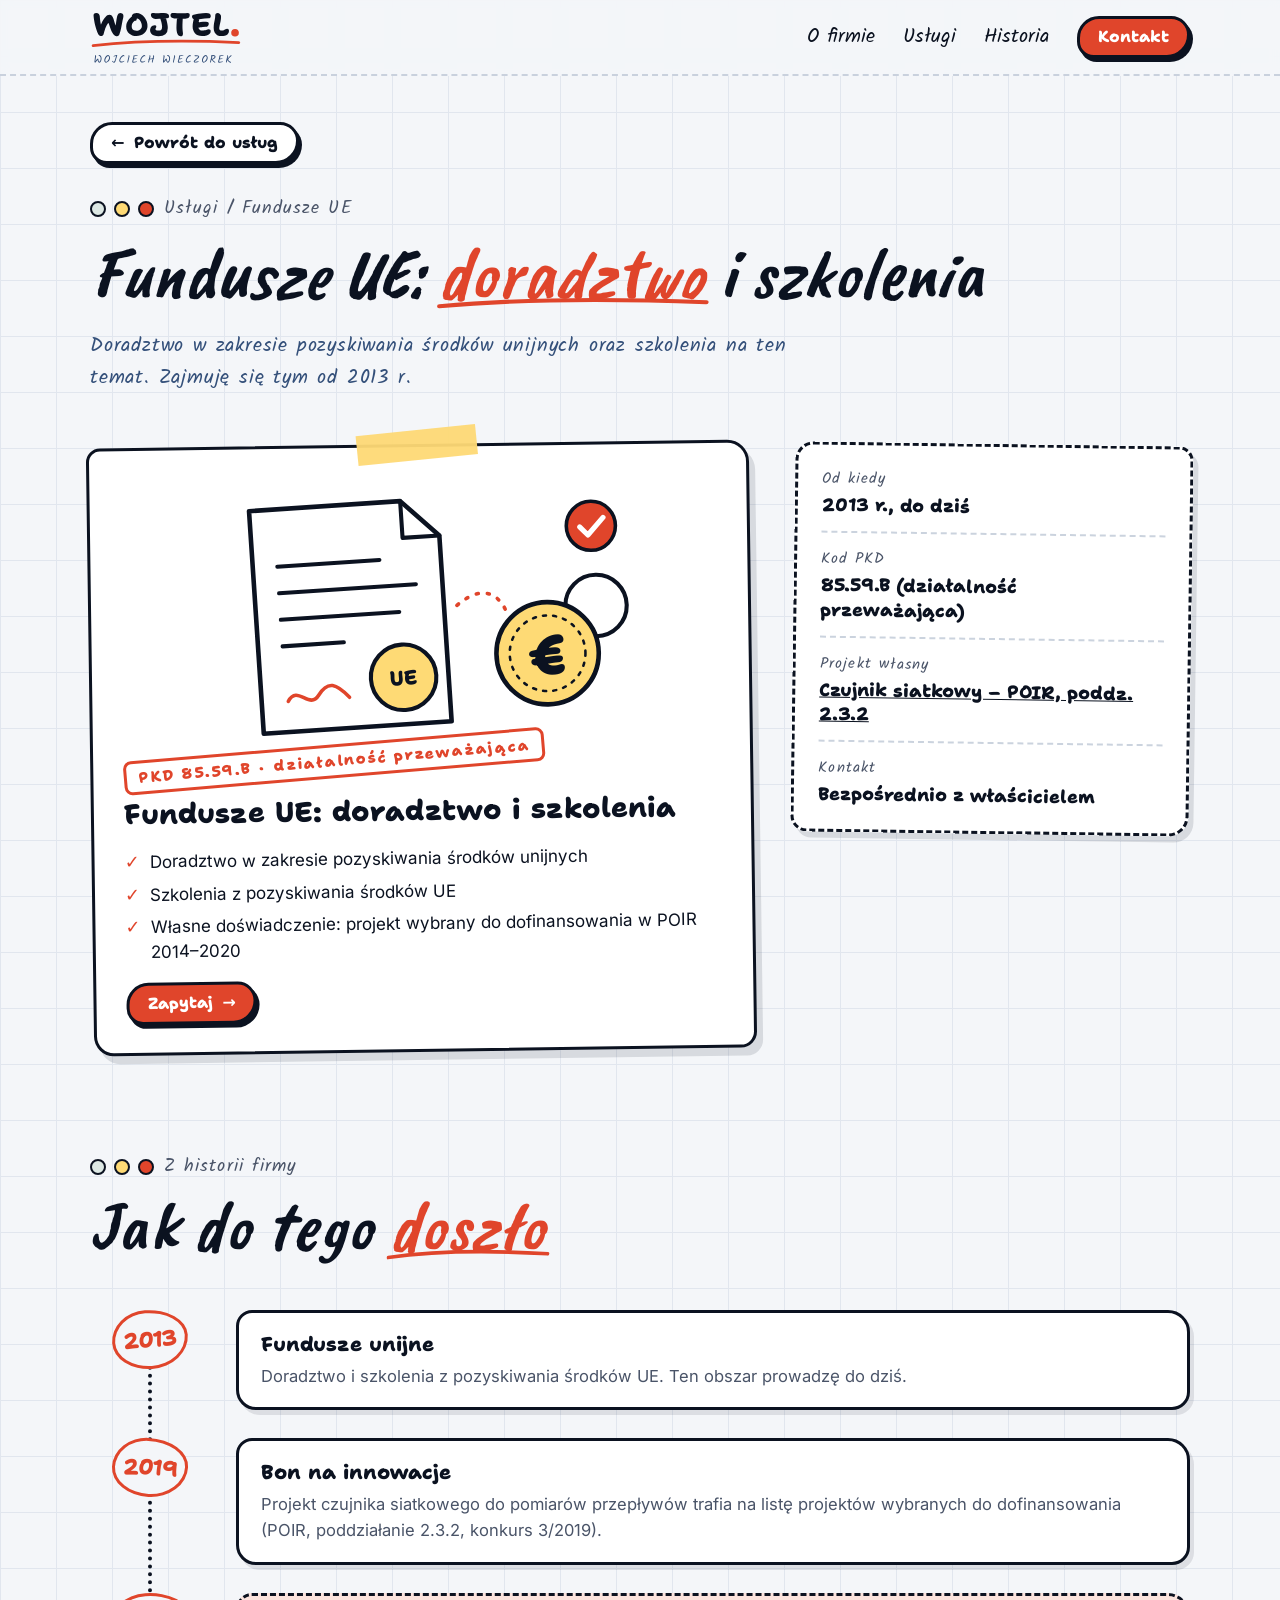
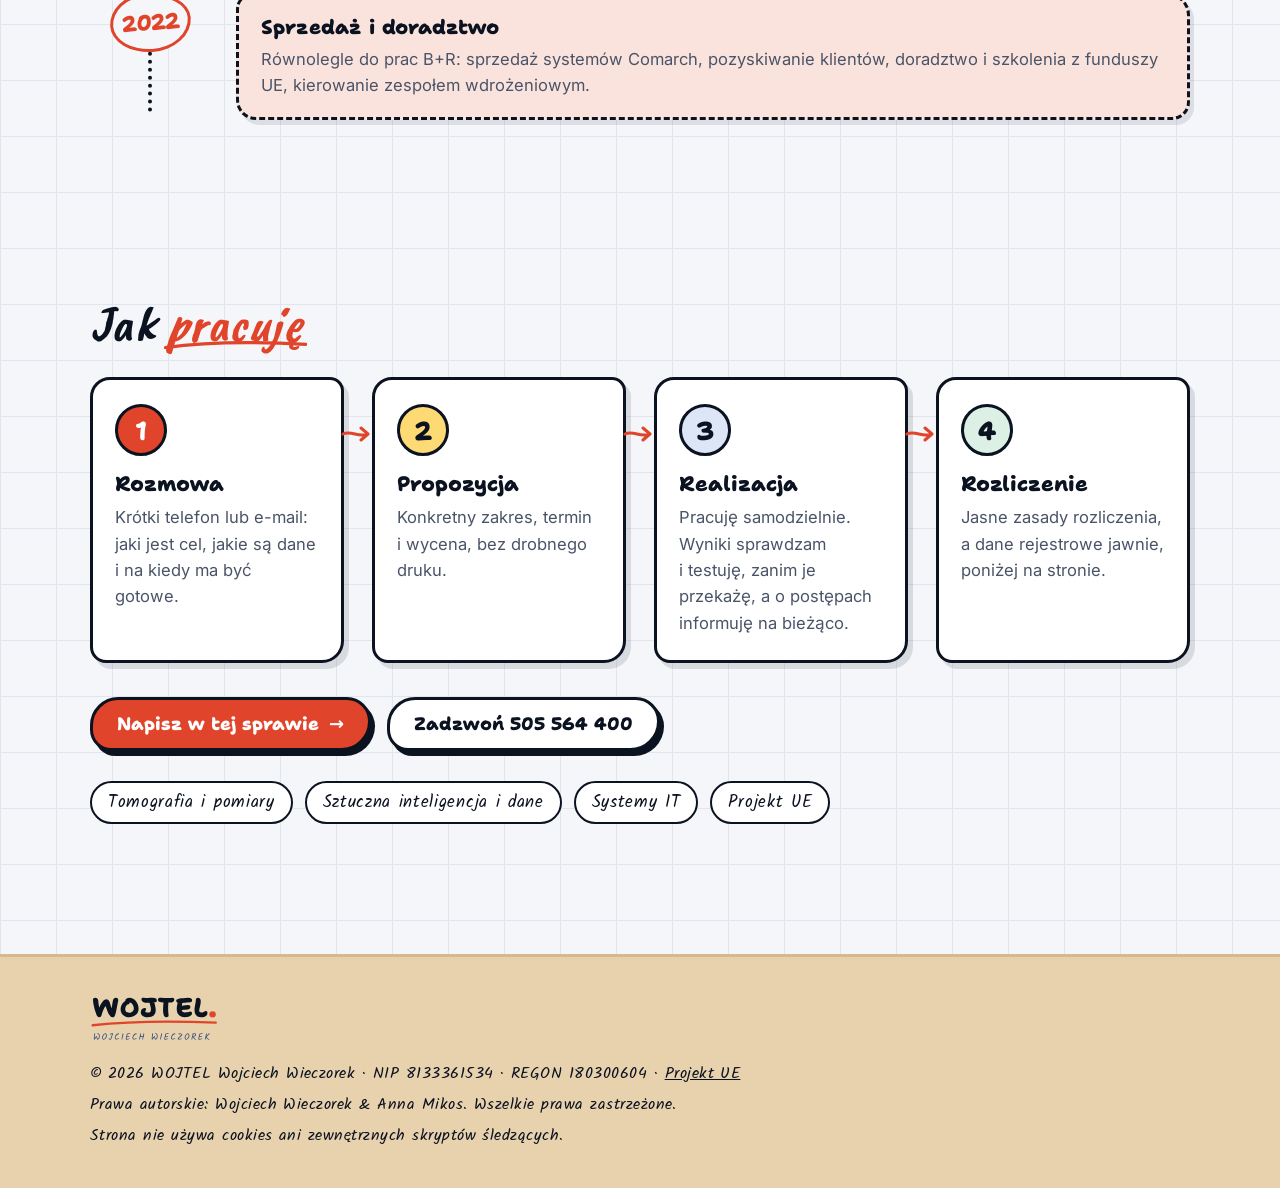
<file: fundusze-ue.html>
<!DOCTYPE html>
<html lang="pl">
<head>
<meta charset="utf-8">
<meta name="viewport" content="width=device-width, initial-scale=1, viewport-fit=cover">
<title>Fundusze UE: doradztwo i szkolenia | WOJTEL Wojciech Wieczorek, Rzeszów</title>
<meta name="description" content="Doradztwo i szkolenia z pozyskiwania środków UE – WOJTEL Wojciech Wieczorek, Rzeszów. Działalność przeważająca (PKD 85.59.B), w tym obszarze od 2013 r.">
<meta name="author" content="Wojciech Wieczorek">
<meta name="robots" content="index, follow, max-image-preview:large">
<meta name="theme-color" content="#F4F6F9">
<meta name="color-scheme" content="light">
<link rel="canonical" href="https://wwieczor-commits.github.io/wojtel-ciemna/fundusze-ue.html">
<meta property="og:type" content="article">
<meta property="og:locale" content="pl_PL">
<meta property="og:site_name" content="WOJTEL Wojciech Wieczorek">
<meta property="og:url" content="https://wwieczor-commits.github.io/wojtel-ciemna/fundusze-ue.html">
<meta property="og:title" content="Fundusze UE: doradztwo i szkolenia | WOJTEL">
<meta property="og:description" content="Doradztwo i szkolenia z pozyskiwania środków UE – WOJTEL Wojciech Wieczorek, Rzeszów. Działalność przeważająca (PKD 85.59.B), w tym obszarze od 2013 r.">
<meta property="og:image" content="https://wwieczor-commits.github.io/wojtel-ciemna/assets/img/og-wojtel.png">
<meta name="twitter:card" content="summary_large_image">
<link rel="icon" href="assets/ikona-w.svg" type="image/svg+xml">
<link rel="icon" href="assets/ikona-w-32.png" sizes="32x32" type="image/png">
<link rel="apple-touch-icon" href="assets/ikona-w-180.png">
<link rel="manifest" href="assets/site.webmanifest?v=5">
<link rel="stylesheet" href="assets/fonts.css">
<link rel="stylesheet" href="assets/szkic.css">
<script>document.documentElement.className+=' js'</script>
<script type="application/ld+json">
{"@context":"https://schema.org","@graph":[{"@type":"Service","name":"Fundusze UE: doradztwo i szkolenia","serviceType":"Fundusze UE: doradztwo i szkolenia","provider":{"@type":"LocalBusiness","name":"WOJTEL Wojciech Wieczorek","url":"https://wwieczor-commits.github.io/wojtel-ciemna/","telephone":"+48505564400"},"areaServed":{"@type":"City","name":"Rzeszów"},"description":"Doradztwo i szkolenia z pozyskiwania środków UE – WOJTEL Wojciech Wieczorek, Rzeszów. Działalność przeważająca (PKD 85.59.B), w tym obszarze od 2013 r."},
{"@type":"BreadcrumbList","itemListElement":[{"@type":"ListItem","position":1,"name":"WOJTEL","item":"https://wwieczor-commits.github.io/wojtel-ciemna/"},{"@type":"ListItem","position":2,"name":"Fundusze UE","item":"https://wwieczor-commits.github.io/wojtel-ciemna/fundusze-ue.html"}]}]}
</script>
</head>
<body>
<a class="skip" href="#tresc">Przejdź do treści</a>

<header class="hdr">
  <div class="wrap hdr__in">
    <a class="hdr__logo" href="index.html#start" aria-label="WOJTEL – strona główna"><img src="assets/img/wojtel-logo-szkic.svg" alt="WOJTEL Wojciech Wieczorek" width="155" height="64"></a>
    <button class="hdr__btn" type="button" aria-controls="nav" aria-expanded="false" aria-label="Menu"><span></span></button>
    <nav class="hdr__nav" id="nav" aria-label="Główna">
      <a href="index.html#firma">O firmie</a>
      <a href="index.html#uslugi">Usługi</a>
      <a href="index.html#historia">Historia</a>
      <a class="btn btn--red btn--sm" href="index.html#kontakt">Kontakt</a>
    </nav>
  </div>
</header>

<main id="tresc">
<section class="pj-head" aria-labelledby="h1">
  <div class="wrap">
    <a class="btn btn--sm back" href="index.html#uslugi"><i aria-hidden="true">←</i> Powrót do usług</a>
    <p class="kicker"><span class="dots" aria-hidden="true"><i></i><i></i><i></i></span>Usługi / Fundusze UE</p>
    <h1 id="h1">Fundusze UE: <span class="squig">doradztwo</span> i&nbsp;szkolenia</h1>
    <p class="lead">Doradztwo w&nbsp;zakresie pozyskiwania środków unijnych oraz szkolenia na ten temat. Zajmuję się tym od 2013&nbsp;r.</p>
  </div>
</section>

<section class="pj-card" aria-labelledby="dosT">
  <div class="wrap pj-grid">
    <article class="polaroid rv" aria-labelledby="dosT">
      <i class="tape" aria-hidden="true"></i>
      <svg class="svc-ill" viewBox="0 0 430 260" fill="none" stroke-linecap="round" stroke-linejoin="round" role="img" aria-label="Rysunek: wniosek z pieczątką UE i moneta euro">
<g transform="rotate(-3 150 140)"><path d="M56 26 H204 L240 62 V244 H56 Z" fill="#fff" stroke="#0B1220" stroke-width="4.5"/><path d="M204 26 V62 H240" stroke="#0B1220" stroke-width="4"/>
<g stroke="#0B1220" stroke-width="4"><path d="M80 82 H180"/><path d="M80 108 H214"/><path d="M80 134 H196"/><path d="M80 160 H140"/></g>
<path d="M82 214 c10 -16 20 10 30 -4 s18 -10 30 4" stroke="#E0452B" stroke-width="3.5"/>
<circle cx="196" cy="198" r="32" fill="#FEDA75" stroke="#0B1220" stroke-width="4"/>
<text x="196" y="206" text-anchor="middle" font-family="Shantell" font-weight="800" font-size="20" fill="#0B1220">UE</text></g>
<path d="M252 126 C276 106 292 114 300 132" stroke="#E0452B" stroke-width="3.5" stroke-dasharray="2 9"/>
<circle cx="388" cy="128" r="30" fill="#fff" stroke="#0B1220" stroke-width="4"/>
<circle cx="340" cy="174" r="50" fill="#FEDA75" stroke="#0B1220" stroke-width="4.5"/><circle cx="340" cy="174" r="37" stroke="#0B1220" stroke-width="2.5" stroke-dasharray="3 7"/>
<text x="340" y="194" text-anchor="middle" font-family="Shantell" font-weight="800" font-size="54" fill="#0B1220">€</text>
<circle cx="384" cy="50" r="24" fill="#E0452B" stroke="#0B1220" stroke-width="3.5"/><path d="M373 51 L381 59 L396 42" stroke="#fff" stroke-width="5"/>
</svg>
      <span class="stamp">PKD 85.59.B · działalność przeważająca</span>
      <h3 id="dosT">Fundusze UE: doradztwo i&nbsp;szkolenia</h3>
      <ul class="scope"><li>Doradztwo w&nbsp;zakresie pozyskiwania środków unijnych</li><li>Szkolenia z&nbsp;pozyskiwania środków UE</li><li>Własne doświadczenie: projekt wybrany do dofinansowania w&nbsp;POIR 2014–2020</li></ul>
      <p style="margin-top:18px"><a class="btn btn--red btn--sm" href="mailto:wwieczor@gmail.com?subject=Zapytanie%3A%20Fundusze%20UE%3A%20doradztwo%20i%20szkolenia">Zapytaj <i aria-hidden="true">→</i></a></p>
    </article>
    <dl class="reg rv" aria-label="W skrócie"><div><dt>Od kiedy</dt><dd>2013&nbsp;r., do dziś</dd></div><div><dt>Kod PKD</dt><dd>85.59.B (działalność przeważająca)</dd></div><div><dt>Projekt własny</dt><dd><a href="projekt-ue.html">Czujnik siatkowy – POIR, poddz. 2.3.2</a></dd></div><div><dt>Kontakt</dt><dd>Bezpośrednio z&nbsp;właścicielem</dd></div></dl>
  </div>
</section>

<section class="sec" aria-labelledby="h-hist">
  <div class="wrap">
    <div class="sec__head">
      <p class="kicker rv"><span class="dots" aria-hidden="true"><i></i><i></i><i></i></span>Z historii firmy</p>
      <h2 id="h-hist" class="rv">Jak do tego <span class="squig">doszło</span></h2>
    </div>
    <ol class="tl tl--mini"><li class="rv"><span class="tl__year">2013</span><div class="tl__body"><h3>Fundusze unijne</h3><p>Doradztwo i&nbsp;szkolenia z&nbsp;pozyskiwania środków UE. Ten obszar prowadzę do dziś.</p></div></li><li class="rv"><span class="tl__year">2019</span><div class="tl__body"><h3>Bon na innowacje</h3><p>Projekt czujnika siatkowego do pomiarów przepływów trafia na listę projektów wybranych do dofinansowania (POIR, poddziałanie 2.3.2, konkurs 3/2019).</p></div></li><li class="rv"><span class="tl__year">2022</span><div class="tl__body"><h3>Sprzedaż i&nbsp;doradztwo</h3><p>Równolegle do prac B+R: sprzedaż systemów Comarch, pozyskiwanie klientów, doradztwo i&nbsp;szkolenia z&nbsp;funduszy UE, kierowanie zespołem wdrożeniowym.</p></div></li></ol>
  </div>
</section>

<section class="sec" aria-labelledby="h-jak">
  <div class="wrap">
    <h2 id="h-jak" class="rv" style="font-size:clamp(36px,4vw,54px)">Jak <span class="squig">pracuję</span></h2>
    <div class="steps">
      <div class="step rv"><span class="step__no">1</span><h3>Rozmowa</h3><p>Krótki telefon lub e-mail: jaki jest cel, jakie są dane i&nbsp;na kiedy ma być gotowe.</p></div>
      <div class="step rv"><span class="step__no">2</span><h3>Propozycja</h3><p>Konkretny zakres, termin i&nbsp;wycena, bez drobnego druku.</p></div>
      <div class="step rv"><span class="step__no">3</span><h3>Realizacja</h3><p>Pracuję samodzielnie. Wyniki sprawdzam i&nbsp;testuję, zanim je przekażę, a&nbsp;o&nbsp;postępach informuję na bieżąco.</p></div>
      <div class="step rv"><span class="step__no">4</span><h3>Rozliczenie</h3><p>Jasne zasady rozliczenia, a&nbsp;dane rejestrowe jawnie, poniżej na stronie.</p></div>
    </div>
    <div class="btns rv">
      <a class="btn btn--red" href="mailto:wwieczor@gmail.com?subject=Zapytanie%3A%20Fundusze%20UE%3A%20doradztwo%20i%20szkolenia">Napisz w tej sprawie <i aria-hidden="true">→</i></a>
      <a class="btn" href="tel:+48505564400">Zadzwoń 505 564 400</a>
    </div>
    <nav class="related rv" aria-label="Inne usługi"><a href="tomografia.html">Tomografia i pomiary</a><a href="sztuczna-inteligencja.html">Sztuczna inteligencja i dane</a><a href="systemy-it.html">Systemy IT</a><a href="projekt-ue.html">Projekt UE</a></nav>
  </div>
</section>
</main>

<footer class="foot">
  <div class="wrap foot__in">
    <img src="assets/img/wojtel-logo-szkic.svg" alt="WOJTEL Wojciech Wieczorek" width="131" height="54">
    <p>© <span id="yr">2026</span> WOJTEL Wojciech Wieczorek · NIP 8133361534 · REGON 180300604 · <a href="projekt-ue.html">Projekt UE</a></p>
    <p>Prawa autorskie: Wojciech Wieczorek &amp; Anna Mikos. Wszelkie prawa zastrzeżone.</p>
    <p>Strona nie używa cookies ani zewnętrznych skryptów śledzących.</p>
  </div>
</footer>

<script>
(function(){
  var btn=document.querySelector('.hdr__btn'),nav=document.getElementById('nav');
  btn.addEventListener('click',function(){var o=nav.classList.toggle('open');btn.setAttribute('aria-expanded',o)});
  document.getElementById('yr').textContent=new Date().getFullYear();
  var els=document.querySelectorAll('.rv');
  if('IntersectionObserver' in window){var io=new IntersectionObserver(function(es){es.forEach(function(x){if(x.isIntersecting){x.target.classList.add('in');io.unobserve(x.target)}})},{rootMargin:'0px 0px -8% 0px'});
    els.forEach(function(el){io.observe(el)})}else{els.forEach(function(el){el.classList.add('in')})}
})();
</script>
<script src="assets/szkic-ruch.js" defer></script>
</body>
</html>
</file>
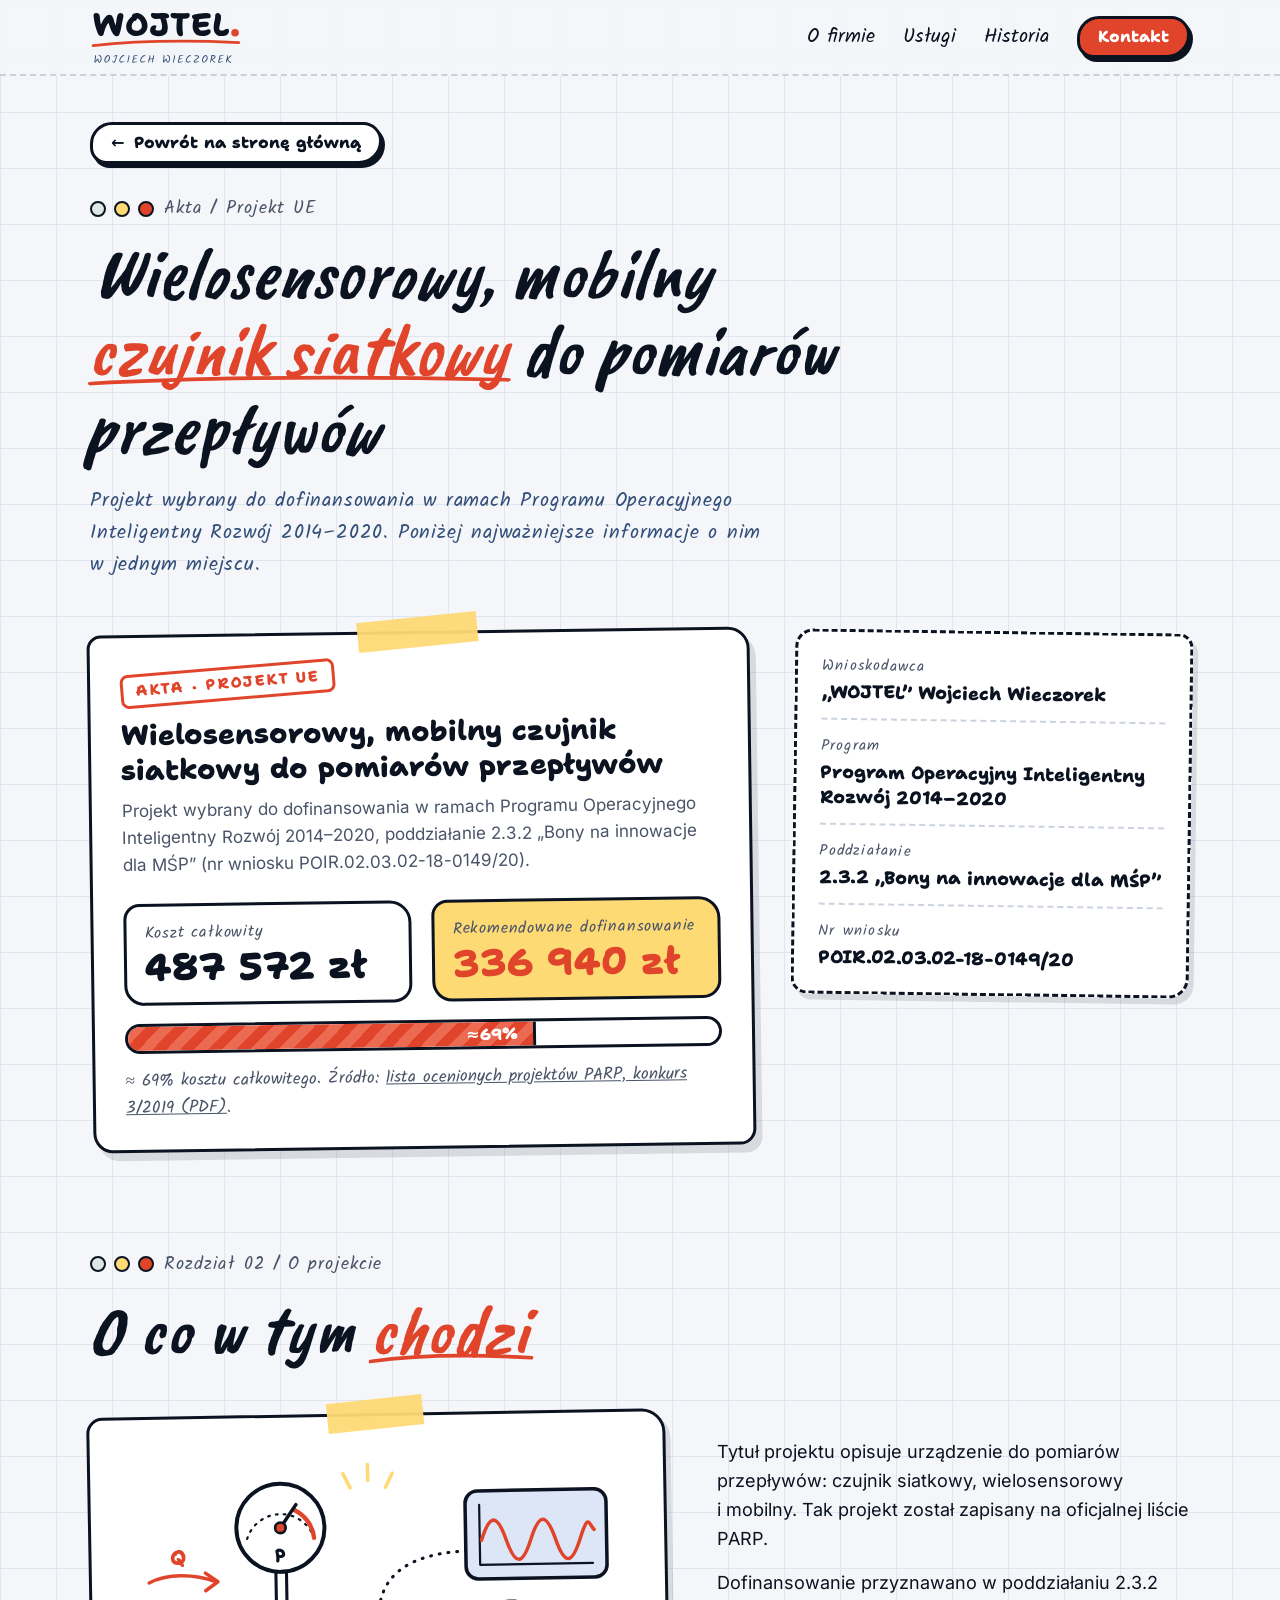
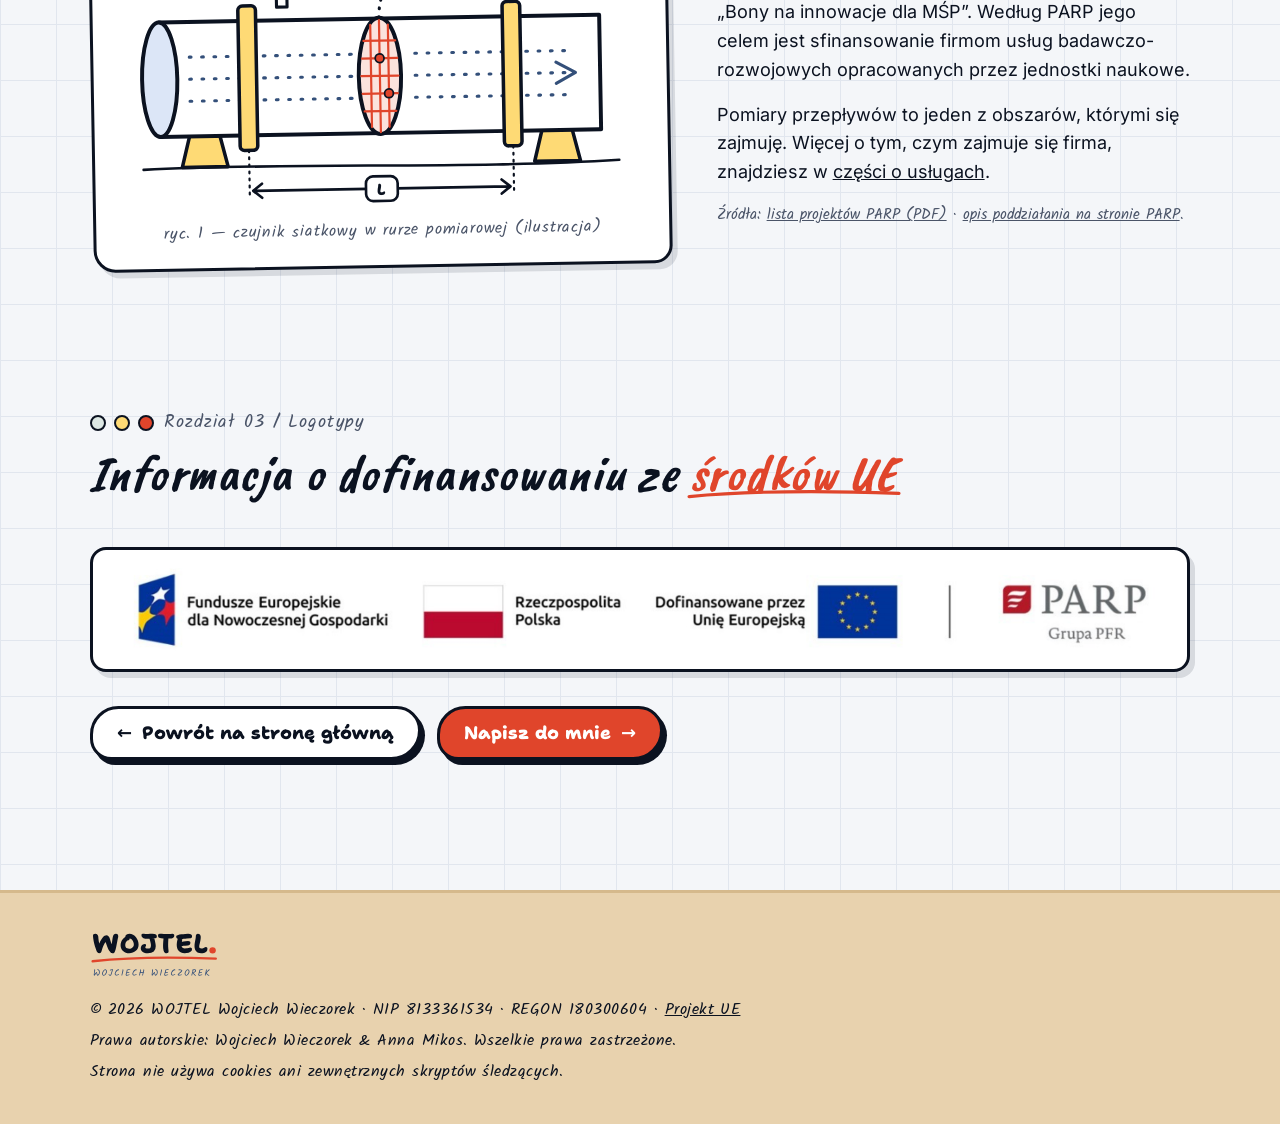
<file: projekt-ue.html>
<!DOCTYPE html>
<html lang="pl">
<head>
<meta charset="utf-8">
<meta name="viewport" content="width=device-width, initial-scale=1, viewport-fit=cover">
<title>Projekt UE: wielosensorowy, mobilny czujnik siatkowy do pomiarów przepływów | WOJTEL</title>
<meta name="description" content="Projekt „Wielosensorowy, mobilny czujnik siatkowy do pomiarów przepływów” – WOJTEL Wojciech Wieczorek, Rzeszów. Program Operacyjny Inteligentny Rozwój 2014–2020, poddziałanie 2.3.2 „Bony na innowacje dla MŚP”, wniosek POIR.02.03.02-18-0149/20. Koszt całkowity 487 572 zł, rekomendowane dofinansowanie 336 940 zł.">
<meta name="author" content="Wojciech Wieczorek">
<meta name="robots" content="index, follow, max-image-preview:large">
<meta name="theme-color" content="#F4F6F9">
<meta name="color-scheme" content="light">
<link rel="canonical" href="https://wwieczor-commits.github.io/wojtel-ciemna/projekt-ue.html">
<meta property="og:type" content="article">
<meta property="og:locale" content="pl_PL">
<meta property="og:site_name" content="WOJTEL Wojciech Wieczorek">
<meta property="og:url" content="https://wwieczor-commits.github.io/wojtel-ciemna/projekt-ue.html">
<meta property="og:title" content="Projekt UE: czujnik siatkowy do pomiarów przepływów | WOJTEL">
<meta property="og:description" content="Projekt wybrany do dofinansowania w ramach POIR 2014–2020, poddziałanie 2.3.2 „Bony na innowacje dla MŚP”.">
<meta property="og:image" content="https://wwieczor-commits.github.io/wojtel-ciemna/assets/img/og-wojtel.png">
<meta property="og:image:width" content="1200">
<meta property="og:image:height" content="630">
<meta property="og:image:alt" content="WOJTEL – technologia, wiedza i rzetelna współpraca. Rzeszów, od 2008.">
<meta name="twitter:card" content="summary_large_image">
<meta name="twitter:title" content="Projekt UE: czujnik siatkowy do pomiarów przepływów | WOJTEL">
<meta name="twitter:description" content="Projekt wybrany do dofinansowania w ramach POIR 2014–2020, „Bony na innowacje dla MŚP”.">
<meta name="twitter:image" content="https://wwieczor-commits.github.io/wojtel-ciemna/assets/img/og-wojtel.png">
<link rel="icon" href="assets/ikona-w.svg" type="image/svg+xml">
<link rel="icon" href="assets/ikona-w-32.png" sizes="32x32" type="image/png">
<link rel="apple-touch-icon" href="assets/ikona-w-180.png">
<link rel="manifest" href="assets/site.webmanifest?v=5">
<link rel="stylesheet" href="assets/fonts.css">
<link rel="stylesheet" href="assets/szkic.css">
<script>document.documentElement.className+=' js'</script>
<script type="application/ld+json">
{
  "@context": "https://schema.org",
  "@graph": [
    {
      "@type": "WebPage",
      "name": "Projekt UE: wielosensorowy, mobilny czujnik siatkowy do pomiarów przepływów",
      "url": "https://wwieczor-commits.github.io/wojtel-ciemna/projekt-ue.html",
      "inLanguage": "pl-PL",
      "isPartOf": { "@type": "WebSite", "name": "WOJTEL Wojciech Wieczorek", "url": "https://wwieczor-commits.github.io/wojtel-ciemna/" },
      "about": "Projekt wybrany do dofinansowania w ramach Programu Operacyjnego Inteligentny Rozwój 2014–2020, poddziałanie 2.3.2 Bony na innowacje dla MŚP (POIR.02.03.02-18-0149/20)",
      "primaryImageOfPage": "https://wwieczor-commits.github.io/wojtel-ciemna/assets/img/og-wojtel.png",
      "breadcrumb": {
        "@type": "BreadcrumbList",
        "itemListElement": [
          { "@type": "ListItem", "position": 1, "name": "WOJTEL", "item": "https://wwieczor-commits.github.io/wojtel-ciemna/" },
          { "@type": "ListItem", "position": 2, "name": "Projekt UE", "item": "https://wwieczor-commits.github.io/wojtel-ciemna/projekt-ue.html" }
        ]
      }
    }
  ]
}
</script>
</head>
<body>
<a class="skip" href="#tresc">Przejdź do treści</a>

<header class="hdr">
  <div class="wrap hdr__in">
    <a class="hdr__logo" href="index.html#start" aria-label="WOJTEL – strona główna"><img src="assets/img/wojtel-logo-szkic.svg" alt="WOJTEL Wojciech Wieczorek" width="155" height="64"></a>
    <button class="hdr__btn" type="button" aria-controls="nav" aria-expanded="false" aria-label="Menu"><span></span></button>
    <nav class="hdr__nav" id="nav" aria-label="Główna">
      <a href="index.html#firma">O firmie</a>
      <a href="index.html#uslugi">Usługi</a>
      <a href="index.html#historia">Historia</a>
      <a class="btn btn--red btn--sm" href="index.html#kontakt">Kontakt</a>
    </nav>
  </div>
</header>

<main id="tresc">
<section class="pj-head" aria-labelledby="h1">
  <div class="wrap">
    <a class="btn btn--sm back" href="index.html#firma"><i aria-hidden="true">←</i> Powrót na stronę główną</a>
    <p class="kicker"><span class="dots" aria-hidden="true"><i></i><i></i><i></i></span>Akta / Projekt UE</p>
    <h1 id="h1">Wielosensorowy, mobilny <span class="squig">czujnik siatkowy</span> do&nbsp;pomiarów przepływów</h1>
    <p class="lead">Projekt wybrany do dofinansowania w&nbsp;ramach Programu Operacyjnego Inteligentny Rozwój 2014&ndash;2020. Poniżej najważniejsze informacje o&nbsp;nim w&nbsp;jednym miejscu.</p>
  </div>
</section>

<section class="pj-card" aria-labelledby="dosT">
  <div class="wrap pj-grid">
    <article class="polaroid rv" aria-labelledby="dosT">
      <i class="tape" aria-hidden="true"></i>
      <span class="stamp">AKTA · PROJEKT UE</span>
      <h3 id="dosT">Wielosensorowy, mobilny czujnik siatkowy do pomiarów przepływów</h3>
      <p>Projekt wybrany do dofinansowania w&nbsp;ramach Programu Operacyjnego Inteligentny Rozwój 2014&ndash;2020, poddziałanie 2.3.2 &bdquo;Bony na innowacje dla MŚP&rdquo; (nr wniosku POIR.02.03.02-18-0149/20).</p>
      <dl class="money">
        <div><dt>Koszt całkowity</dt><dd>487&nbsp;572&nbsp;zł</dd></div>
        <div><dt>Rekomendowane dofinansowanie</dt><dd class="red">336&nbsp;940&nbsp;zł</dd></div>
      </dl>
      <div class="meter" style="--w:69.1%" role="img" aria-label="Dofinansowanie stanowi około 69 procent kosztu całkowitego"><i></i><b>≈69%</b></div>
      <p class="tiny">&asymp;&nbsp;69% kosztu całkowitego. Źródło: <a href="https://www.parp.gov.pl/storage/grants/documents/16/Lista-projektw-wybranych-2.3.2---1_2019-IX.pdf" target="_blank" rel="noopener">lista ocenionych projektów PARP, konkurs 3/2019 (PDF)</a>.</p>
    </article>

    <dl class="reg rv" aria-label="Dane projektu">
      <div><dt>Wnioskodawca</dt><dd>&bdquo;WOJTEL&rdquo; Wojciech Wieczorek</dd></div>
      <div><dt>Program</dt><dd>Program Operacyjny Inteligentny Rozwój 2014&ndash;2020</dd></div>
      <div><dt>Poddziałanie</dt><dd>2.3.2 &bdquo;Bony na innowacje dla MŚP&rdquo;</dd></div>
      <div><dt>Nr wniosku</dt><dd>POIR.02.03.02-18-0149/20</dd></div>
    </dl>
  </div>
</section>

<section class="sec pj-about" aria-labelledby="h-opis">
  <div class="wrap">
    <div class="sec__head">
      <p class="kicker rv"><span class="dots" aria-hidden="true"><i></i><i></i><i></i></span>Rozdział 02 / O projekcie</p>
      <h2 id="h-opis" class="rv">O co w&nbsp;tym <span class="squig">chodzi</span></h2>
    </div>
    <div class="grid2">
      <figure class="rv">
        <i class="tape" aria-hidden="true"></i>
        <svg viewBox="0 0 600 420" fill="none" stroke-linecap="round" stroke-linejoin="round" role="img" aria-labelledby="ilT">
          <title id="ilT">Rysunek: rura pomiarowa z siatkowym czujnikiem przepływu między kołnierzami, manometrem z tarczą i skrzynką z przebiegiem sygnału</title>
          <!-- podpory -->
          <path d="M84 330h32l10 40h-52Z" fill="#FEDA75" stroke="#0B1220" stroke-width="4"/><path d="M484 330h32l10 40h-52Z" fill="#FEDA75" stroke="#0B1220" stroke-width="4"/>
          <path d="M30 372 C200 366 400 378 570 370" stroke="#0B1220" stroke-width="3"/>
          <!-- rura -->
          <path d="M50 205 H550 V335 H50 Z" fill="#fff" stroke="#0B1220" stroke-width="4.5"/>
          <ellipse cx="50" cy="270" rx="20" ry="65" fill="#DCE6F7" stroke="#0B1220" stroke-width="4.5"/>
          <g stroke="#34507A" stroke-width="3.5" stroke-dasharray="2 12"><path d="M84 245 H270"/><path d="M84 270 H270"/><path d="M84 295 H270"/><path d="M340 245 H520"/><path d="M340 270 H520"/><path d="M340 295 H520"/></g>
          <path d="M500 258 L522 270 L500 282" stroke="#34507A" stroke-width="3.5"/>
          <!-- kołnierze -->
          <rect x="140" y="188" width="20" height="164" rx="5" fill="#FEDA75" stroke="#0B1220" stroke-width="4"/>
          <rect x="440" y="188" width="20" height="164" rx="5" fill="#FEDA75" stroke="#0B1220" stroke-width="4"/>
          <!-- czujnik siatkowy -->
          <ellipse cx="300" cy="270" rx="24" ry="66" fill="#FBE3DD" stroke="#0B1220" stroke-width="4.5"/>
          <g stroke="#E0452B" stroke-width="2.5"><path d="M282 230 H318 M280 250 H320 M279 270 H321 M280 290 H320 M282 310 H318"/><path d="M290 212 V328 M300 206 V334 M310 212 V328"/></g>
          <circle cx="300" cy="250" r="5" fill="#E0452B" stroke="#0B1220" stroke-width="2"/><circle cx="310" cy="290" r="5" fill="#E0452B" stroke="#0B1220" stroke-width="2"/>
          <!-- manometr -->
          <path d="M184 150 h12 v40 h-12 z" fill="#fff" stroke="#0B1220" stroke-width="3.5"/>
          <circle cx="190" cy="100" r="50" fill="#fff" stroke="#0B1220" stroke-width="4.5"/>
          <path d="M152 112 A40 40 0 0 1 228 112" stroke="#0B1220" stroke-width="2.5" stroke-dasharray="2 7"/>
          <path d="M206 80 A40 40 0 0 1 228 112" stroke="#E0452B" stroke-width="5"/>
          <path d="M190 100 L208 74" stroke="#0B1220" stroke-width="4"/><circle cx="190" cy="100" r="6" fill="#E0452B" stroke="#0B1220" stroke-width="3"/>
          <text x="190" y="134" text-anchor="middle" font-family="Shantell" font-weight="800" font-size="20" fill="#0B1220">p</text>
          <!-- kabel i skrzynka sygnału -->
          <path d="M300 204 C300 160 330 132 400 130" stroke="#0B1220" stroke-width="3.5" stroke-dasharray="1 9"/>
          <rect x="400" y="62" width="160" height="100" rx="14" fill="#DCE6F7" stroke="#0B1220" stroke-width="4"/>
          <path d="M416 146 H544 M416 78 V146" stroke="#0B1220" stroke-width="2.5"/>
          <path d="M418 118 c10 -30 18 -30 28 0 s18 30 28 0 18 -30 28 0 18 30 28 0 10 -16 16 -10" stroke="#E0452B" stroke-width="4"/>
          <!-- wymiar L i strzałka Q -->
          <path d="M150 352 V404 M450 352 V404" stroke="#0B1220" stroke-width="2.5" stroke-dasharray="2 6"/>
          <path d="M156 398 H444 M164 390 L154 398 L164 406 M436 390 L446 398 L436 406" stroke="#0B1220" stroke-width="3"/>
          <rect x="282" y="384" width="36" height="28" rx="8" fill="#fff" stroke="#0B1220" stroke-width="3"/>
          <text x="300" y="405" text-anchor="middle" font-family="Shantell" font-weight="800" font-size="18" fill="#0B1220">L</text>
          <path d="M40 160 C60 150 90 150 116 160 M104 150 L118 160 L104 170" stroke="#E0452B" stroke-width="4"/>
          <text x="64" y="140" font-family="Shantell" font-weight="800" font-size="24" fill="#E0452B">Q</text>
          <g stroke="#FEDA75" stroke-width="4"><path d="M262 40 L270 56"/><path d="M290 30 L290 48"/><path d="M318 40 L310 56"/></g>
        </svg>
        <figcaption>ryc. 1 &mdash; czujnik siatkowy w rurze pomiarowej (ilustracja)</figcaption>
      </figure>
      <div>
        <p class="rv">Tytuł projektu opisuje urządzenie do pomiarów przepływów: czujnik siatkowy, wielosensorowy i&nbsp;mobilny. Tak projekt został zapisany na oficjalnej liście PARP.</p>
        <p class="rv">Dofinansowanie przyznawano w&nbsp;poddziałaniu 2.3.2 &bdquo;Bony na innowacje dla MŚP&rdquo;. Według PARP jego celem jest sfinansowanie firmom usług badawczo-rozwojowych opracowanych przez jednostki naukowe.</p>
        <p class="rv">Pomiary przepływów to jeden z&nbsp;obszarów, którymi się zajmuję. Więcej o&nbsp;tym, czym zajmuje się firma, znajdziesz w&nbsp;<a href="index.html#uslugi">części o&nbsp;usługach</a>.</p>
        <p class="tiny rv">Źródła: <a href="https://www.parp.gov.pl/storage/grants/documents/16/Lista-projektw-wybranych-2.3.2---1_2019-IX.pdf" target="_blank" rel="noopener">lista projektów PARP (PDF)</a> &middot; <a href="https://www.parp.gov.pl/component/grants/grants/bony-na-innowacje-dla-msp-etap-1-uslugowy" target="_blank" rel="noopener">opis poddziałania na stronie PARP</a>.</p>
      </div>
    </div>
  </div>
</section>

<section class="sec pj-logos" aria-labelledby="h-logo">
  <div class="wrap">
    <div class="sec__head">
      <p class="kicker rv"><span class="dots" aria-hidden="true"><i></i><i></i><i></i></span>Rozdział 03 / Logotypy</p>
      <h2 id="h-logo" class="rv" style="font-size:clamp(34px,4vw,52px)">Informacja o&nbsp;dofinansowaniu ze <span class="squig">środków UE</span></h2>
    </div>
    <div class="logostrip rv" role="group" aria-label="Logotypy Funduszy Europejskich">
      <img class="logostrip__wide" src="assets/img/ue-logotypy-pasek.png" width="1992" height="158" loading="lazy" decoding="async" alt="Logotypy: Fundusze Europejskie dla Nowoczesnej Gospodarki, Rzeczpospolita Polska, Dofinansowane przez Unię Europejską, PARP Grupa PFR">
      <img class="logostrip__half" src="assets/img/ue-logotypy-1.png" width="960" height="158" loading="lazy" decoding="async" alt="Logotypy: Fundusze Europejskie dla Nowoczesnej Gospodarki oraz Rzeczpospolita Polska">
      <img class="logostrip__half" src="assets/img/ue-logotypy-2.png" width="967" height="158" loading="lazy" decoding="async" alt="Logotypy: Dofinansowane przez Unię Europejską oraz PARP Grupa PFR">
    </div>
    <div class="btns rv">
      <a class="btn" href="index.html#firma"><i aria-hidden="true">←</i> Powrót na stronę główną</a>
      <a class="btn btn--red" href="index.html#kontakt">Napisz do mnie <i aria-hidden="true">→</i></a>
    </div>
  </div>
</section>
</main>

<footer class="foot">
  <div class="wrap foot__in">
    <img src="assets/img/wojtel-logo-szkic.svg" alt="WOJTEL Wojciech Wieczorek" width="131" height="54">
    <p>© <span id="yr">2026</span> WOJTEL Wojciech Wieczorek · NIP 8133361534 · REGON 180300604 · <a href="projekt-ue.html">Projekt UE</a></p>
    <p>Prawa autorskie: Wojciech Wieczorek &amp; Anna Mikos. Wszelkie prawa zastrzeżone.</p>
    <p>Strona nie używa cookies ani zewnętrznych skryptów śledzących.</p>
  </div>
</footer>

<script>
(function(){
  var btn=document.querySelector('.hdr__btn'),nav=document.getElementById('nav');
  btn.addEventListener('click',function(){var o=nav.classList.toggle('open');btn.setAttribute('aria-expanded',o)});
  document.getElementById('yr').textContent=new Date().getFullYear();
  var els=document.querySelectorAll('.rv');
  if('IntersectionObserver' in window){var io=new IntersectionObserver(function(es){es.forEach(function(x){if(x.isIntersecting){x.target.classList.add('in');io.unobserve(x.target)}})},{rootMargin:'0px 0px -8% 0px'});
    els.forEach(function(el){io.observe(el)})}else{els.forEach(function(el){el.classList.add('in')})}
})();
</script>
<script src="assets/szkic-ruch.js" defer></script>
</body>
</html>
</file>
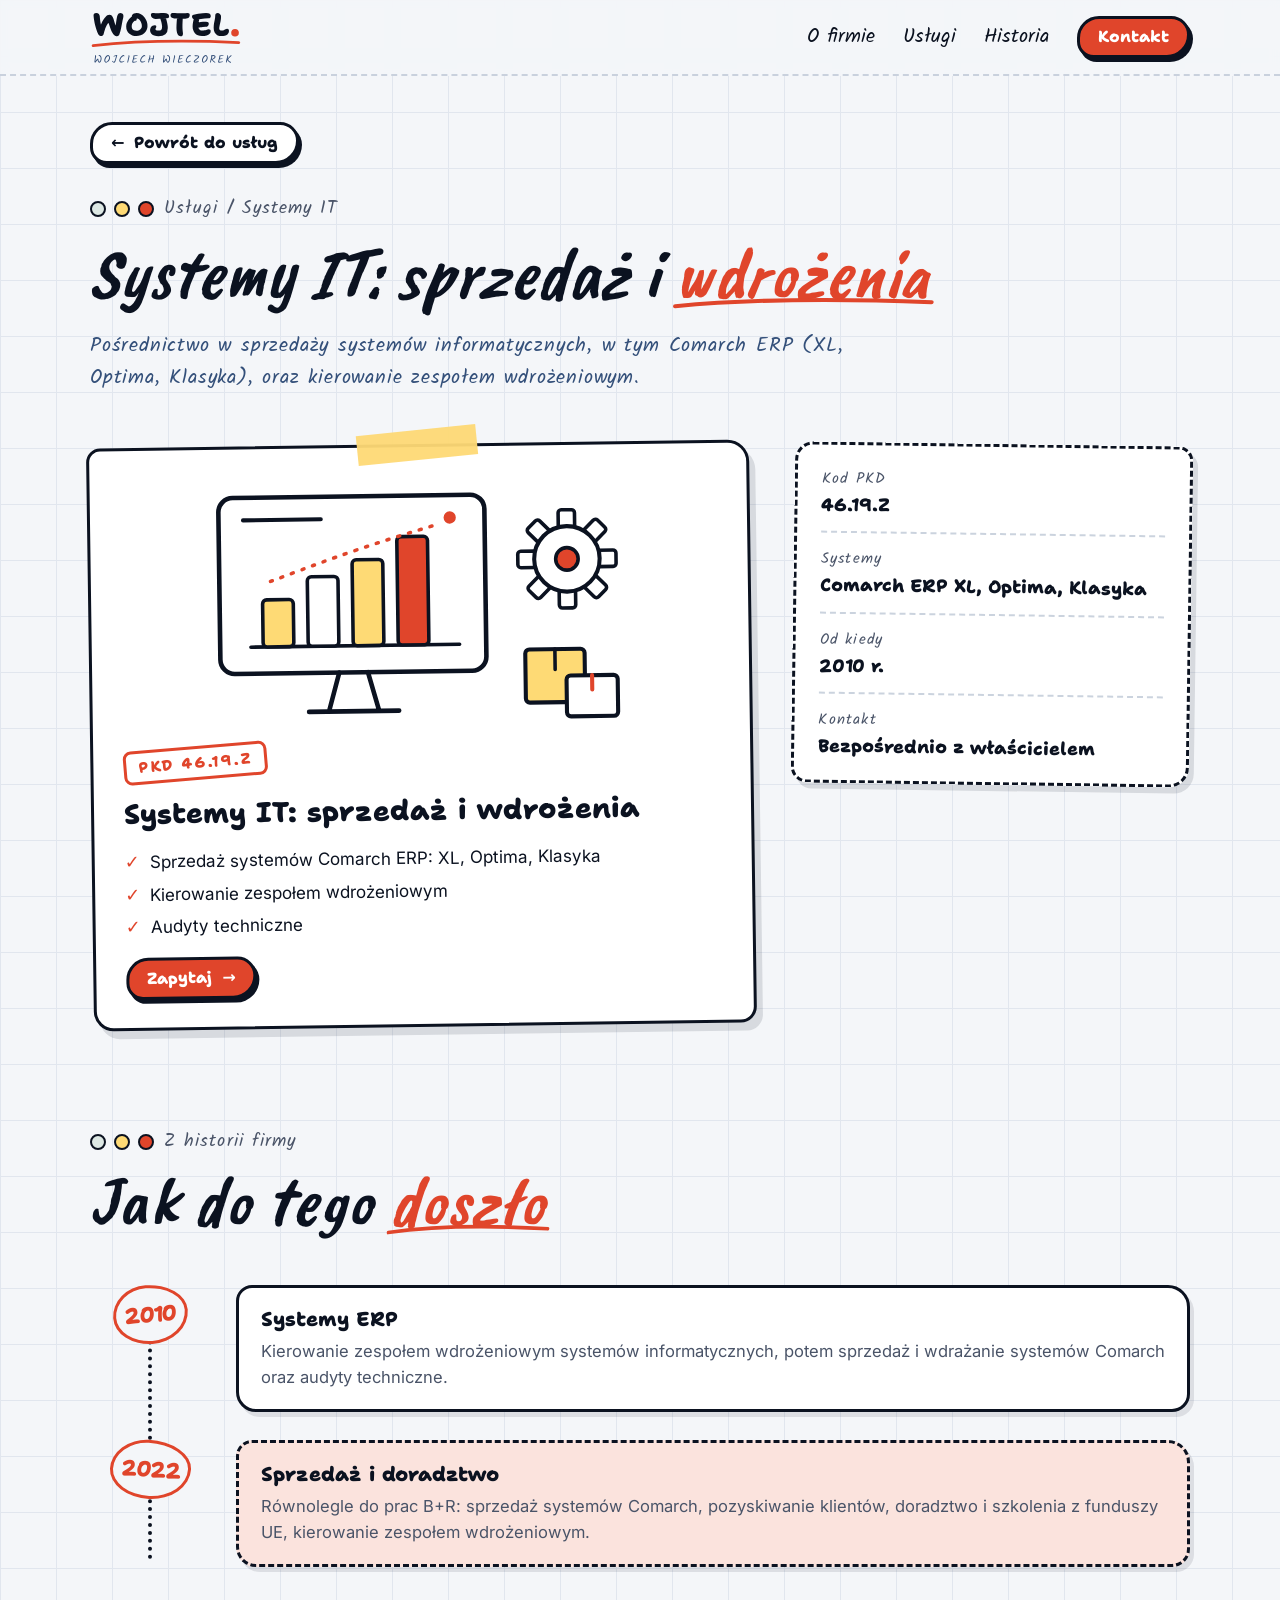
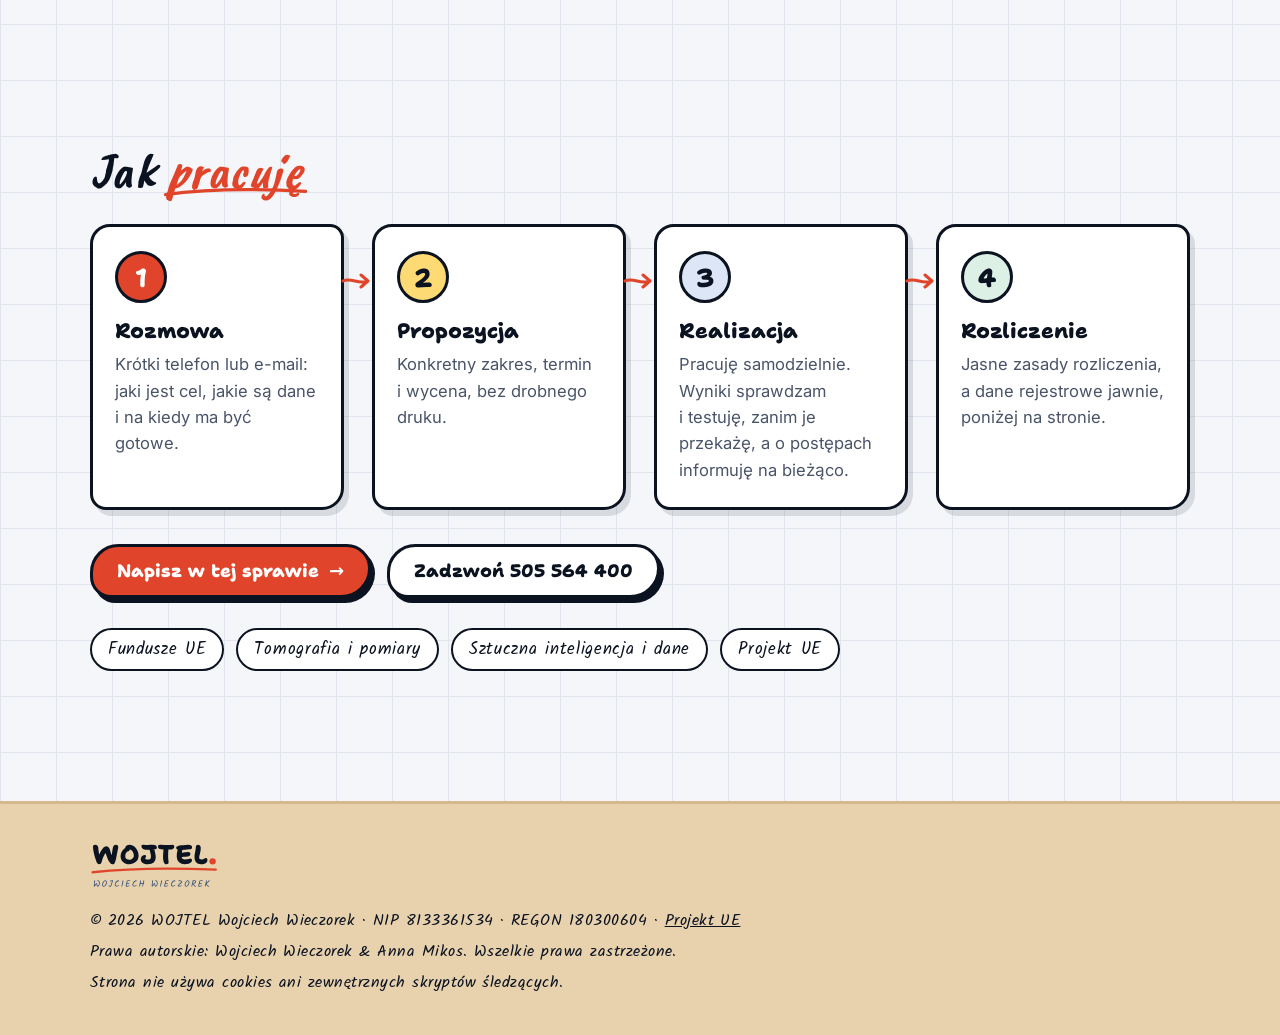
<file: systemy-it.html>
<!DOCTYPE html>
<html lang="pl">
<head>
<meta charset="utf-8">
<meta name="viewport" content="width=device-width, initial-scale=1, viewport-fit=cover">
<title>Systemy IT: sprzedaż i wdrożenia | WOJTEL Wojciech Wieczorek, Rzeszów</title>
<meta name="description" content="Pośrednictwo w sprzedaży systemów informatycznych, w tym Comarch ERP (XL, Optima, Klasyka), oraz kierowanie zespołem wdrożeniowym. WOJTEL, Rzeszów.">
<meta name="author" content="Wojciech Wieczorek">
<meta name="robots" content="index, follow, max-image-preview:large">
<meta name="theme-color" content="#F4F6F9">
<meta name="color-scheme" content="light">
<link rel="canonical" href="https://wwieczor-commits.github.io/wojtel-ciemna/systemy-it.html">
<meta property="og:type" content="article">
<meta property="og:locale" content="pl_PL">
<meta property="og:site_name" content="WOJTEL Wojciech Wieczorek">
<meta property="og:url" content="https://wwieczor-commits.github.io/wojtel-ciemna/systemy-it.html">
<meta property="og:title" content="Systemy IT: sprzedaż i wdrożenia | WOJTEL">
<meta property="og:description" content="Pośrednictwo w sprzedaży systemów informatycznych, w tym Comarch ERP (XL, Optima, Klasyka), oraz kierowanie zespołem wdrożeniowym. WOJTEL, Rzeszów.">
<meta property="og:image" content="https://wwieczor-commits.github.io/wojtel-ciemna/assets/img/og-wojtel.png">
<meta name="twitter:card" content="summary_large_image">
<link rel="icon" href="assets/ikona-w.svg" type="image/svg+xml">
<link rel="icon" href="assets/ikona-w-32.png" sizes="32x32" type="image/png">
<link rel="apple-touch-icon" href="assets/ikona-w-180.png">
<link rel="manifest" href="assets/site.webmanifest?v=5">
<link rel="stylesheet" href="assets/fonts.css">
<link rel="stylesheet" href="assets/szkic.css">
<script>document.documentElement.className+=' js'</script>
<script type="application/ld+json">
{"@context":"https://schema.org","@graph":[{"@type":"Service","name":"Systemy IT: sprzedaż i wdrożenia","serviceType":"Systemy IT: sprzedaż i wdrożenia","provider":{"@type":"LocalBusiness","name":"WOJTEL Wojciech Wieczorek","url":"https://wwieczor-commits.github.io/wojtel-ciemna/","telephone":"+48505564400"},"areaServed":{"@type":"City","name":"Rzeszów"},"description":"Pośrednictwo w sprzedaży systemów informatycznych, w tym Comarch ERP (XL, Optima, Klasyka), oraz kierowanie zespołem wdrożeniowym. WOJTEL, Rzeszów."},
{"@type":"BreadcrumbList","itemListElement":[{"@type":"ListItem","position":1,"name":"WOJTEL","item":"https://wwieczor-commits.github.io/wojtel-ciemna/"},{"@type":"ListItem","position":2,"name":"Systemy IT","item":"https://wwieczor-commits.github.io/wojtel-ciemna/systemy-it.html"}]}]}
</script>
</head>
<body>
<a class="skip" href="#tresc">Przejdź do treści</a>

<header class="hdr">
  <div class="wrap hdr__in">
    <a class="hdr__logo" href="index.html#start" aria-label="WOJTEL – strona główna"><img src="assets/img/wojtel-logo-szkic.svg" alt="WOJTEL Wojciech Wieczorek" width="155" height="64"></a>
    <button class="hdr__btn" type="button" aria-controls="nav" aria-expanded="false" aria-label="Menu"><span></span></button>
    <nav class="hdr__nav" id="nav" aria-label="Główna">
      <a href="index.html#firma">O firmie</a>
      <a href="index.html#uslugi">Usługi</a>
      <a href="index.html#historia">Historia</a>
      <a class="btn btn--red btn--sm" href="index.html#kontakt">Kontakt</a>
    </nav>
  </div>
</header>

<main id="tresc">
<section class="pj-head" aria-labelledby="h1">
  <div class="wrap">
    <a class="btn btn--sm back" href="index.html#uslugi"><i aria-hidden="true">←</i> Powrót do usług</a>
    <p class="kicker"><span class="dots" aria-hidden="true"><i></i><i></i><i></i></span>Usługi / Systemy IT</p>
    <h1 id="h1">Systemy IT: sprzedaż i&nbsp;<span class="squig">wdrożenia</span></h1>
    <p class="lead">Pośrednictwo w&nbsp;sprzedaży systemów informatycznych, w&nbsp;tym Comarch ERP (XL, Optima, Klasyka), oraz kierowanie zespołem wdrożeniowym.</p>
  </div>
</section>

<section class="pj-card" aria-labelledby="dosT">
  <div class="wrap pj-grid">
    <article class="polaroid rv" aria-labelledby="dosT">
      <i class="tape" aria-hidden="true"></i>
      <svg class="svc-ill" viewBox="0 0 430 260" fill="none" stroke-linecap="round" stroke-linejoin="round" role="img" aria-label="Rysunek: monitor z wykresem, zębatka i paczki">
<rect x="20" y="18" width="260" height="172" rx="14" fill="#fff" stroke="#0B1220" stroke-width="4.5"/>
<path d="M136 190 L126 226 M164 190 L174 226 M106 228 H194" stroke="#0B1220" stroke-width="4.5"/>
<path d="M44 40 H120" stroke="#0B1220" stroke-width="4"/><circle cx="246" cy="40" r="6" fill="#E0452B"/>
<path d="M50 164 H254" stroke="#0B1220" stroke-width="3.5"/>
<rect x="62" y="118" width="30" height="46" rx="4" fill="#FEDA75" stroke="#0B1220" stroke-width="3.5"/>
<rect x="106" y="96" width="30" height="68" rx="4" fill="#fff" stroke="#0B1220" stroke-width="3.5"/>
<rect x="150" y="80" width="30" height="84" rx="4" fill="#FEDA75" stroke="#0B1220" stroke-width="3.5"/>
<rect x="194" y="58" width="30" height="106" rx="4" fill="#E0452B" stroke="#0B1220" stroke-width="3.5"/>
<path d="M70 100 C110 86 150 70 236 46" stroke="#E0452B" stroke-width="3.5" stroke-dasharray="2 9"/>
<g fill="#fff" stroke="#0B1220" stroke-width="3.5"><rect x="352" y="34" width="16" height="20" rx="3" transform="rotate(0 360 82)"/><rect x="352" y="34" width="16" height="20" rx="3" transform="rotate(45 360 82)"/><rect x="352" y="34" width="16" height="20" rx="3" transform="rotate(90 360 82)"/><rect x="352" y="34" width="16" height="20" rx="3" transform="rotate(135 360 82)"/><rect x="352" y="34" width="16" height="20" rx="3" transform="rotate(180 360 82)"/><rect x="352" y="34" width="16" height="20" rx="3" transform="rotate(225 360 82)"/><rect x="352" y="34" width="16" height="20" rx="3" transform="rotate(270 360 82)"/><rect x="352" y="34" width="16" height="20" rx="3" transform="rotate(315 360 82)"/></g>
<circle cx="360" cy="82" r="32" fill="#fff" stroke="#0B1220" stroke-width="4"/><circle cx="360" cy="82" r="11" fill="#E0452B" stroke="#0B1220" stroke-width="3.5"/>
<rect x="318" y="170" width="58" height="52" rx="4" fill="#FEDA75" stroke="#0B1220" stroke-width="4"/><path d="M347 170 V190" stroke="#0B1220" stroke-width="3.5"/>
<rect x="358" y="196" width="50" height="40" rx="4" fill="#fff" stroke="#0B1220" stroke-width="4"/><path d="M383 196 V210" stroke="#E0452B" stroke-width="4"/>
</svg>
      <span class="stamp">PKD 46.19.Z</span>
      <h3 id="dosT">Systemy IT: sprzedaż i&nbsp;wdrożenia</h3>
      <ul class="scope"><li>Sprzedaż systemów Comarch ERP: XL, Optima, Klasyka</li><li>Kierowanie zespołem wdrożeniowym</li><li>Audyty techniczne</li></ul>
      <p style="margin-top:18px"><a class="btn btn--red btn--sm" href="mailto:wwieczor@gmail.com?subject=Zapytanie%3A%20Systemy%20IT%3A%20sprzeda%C5%BC%20i%20wdro%C5%BCenia">Zapytaj <i aria-hidden="true">→</i></a></p>
    </article>
    <dl class="reg rv" aria-label="W skrócie"><div><dt>Kod PKD</dt><dd>46.19.Z</dd></div><div><dt>Systemy</dt><dd>Comarch ERP XL, Optima, Klasyka</dd></div><div><dt>Od kiedy</dt><dd>2010&nbsp;r.</dd></div><div><dt>Kontakt</dt><dd>Bezpośrednio z&nbsp;właścicielem</dd></div></dl>
  </div>
</section>

<section class="sec" aria-labelledby="h-hist">
  <div class="wrap">
    <div class="sec__head">
      <p class="kicker rv"><span class="dots" aria-hidden="true"><i></i><i></i><i></i></span>Z historii firmy</p>
      <h2 id="h-hist" class="rv">Jak do tego <span class="squig">doszło</span></h2>
    </div>
    <ol class="tl tl--mini"><li class="rv"><span class="tl__year">2010</span><div class="tl__body"><h3>Systemy ERP</h3><p>Kierowanie zespołem wdrożeniowym systemów informatycznych, potem sprzedaż i&nbsp;wdrażanie systemów Comarch oraz audyty techniczne.</p></div></li><li class="rv"><span class="tl__year">2022</span><div class="tl__body"><h3>Sprzedaż i&nbsp;doradztwo</h3><p>Równolegle do prac B+R: sprzedaż systemów Comarch, pozyskiwanie klientów, doradztwo i&nbsp;szkolenia z&nbsp;funduszy UE, kierowanie zespołem wdrożeniowym.</p></div></li></ol>
  </div>
</section>

<section class="sec" aria-labelledby="h-jak">
  <div class="wrap">
    <h2 id="h-jak" class="rv" style="font-size:clamp(36px,4vw,54px)">Jak <span class="squig">pracuję</span></h2>
    <div class="steps">
      <div class="step rv"><span class="step__no">1</span><h3>Rozmowa</h3><p>Krótki telefon lub e-mail: jaki jest cel, jakie są dane i&nbsp;na kiedy ma być gotowe.</p></div>
      <div class="step rv"><span class="step__no">2</span><h3>Propozycja</h3><p>Konkretny zakres, termin i&nbsp;wycena, bez drobnego druku.</p></div>
      <div class="step rv"><span class="step__no">3</span><h3>Realizacja</h3><p>Pracuję samodzielnie. Wyniki sprawdzam i&nbsp;testuję, zanim je przekażę, a&nbsp;o&nbsp;postępach informuję na bieżąco.</p></div>
      <div class="step rv"><span class="step__no">4</span><h3>Rozliczenie</h3><p>Jasne zasady rozliczenia, a&nbsp;dane rejestrowe jawnie, poniżej na stronie.</p></div>
    </div>
    <div class="btns rv">
      <a class="btn btn--red" href="mailto:wwieczor@gmail.com?subject=Zapytanie%3A%20Systemy%20IT%3A%20sprzeda%C5%BC%20i%20wdro%C5%BCenia">Napisz w tej sprawie <i aria-hidden="true">→</i></a>
      <a class="btn" href="tel:+48505564400">Zadzwoń 505 564 400</a>
    </div>
    <nav class="related rv" aria-label="Inne usługi"><a href="fundusze-ue.html">Fundusze UE</a><a href="tomografia.html">Tomografia i pomiary</a><a href="sztuczna-inteligencja.html">Sztuczna inteligencja i dane</a><a href="projekt-ue.html">Projekt UE</a></nav>
  </div>
</section>
</main>

<footer class="foot">
  <div class="wrap foot__in">
    <img src="assets/img/wojtel-logo-szkic.svg" alt="WOJTEL Wojciech Wieczorek" width="131" height="54">
    <p>© <span id="yr">2026</span> WOJTEL Wojciech Wieczorek · NIP 8133361534 · REGON 180300604 · <a href="projekt-ue.html">Projekt UE</a></p>
    <p>Prawa autorskie: Wojciech Wieczorek &amp; Anna Mikos. Wszelkie prawa zastrzeżone.</p>
    <p>Strona nie używa cookies ani zewnętrznych skryptów śledzących.</p>
  </div>
</footer>

<script>
(function(){
  var btn=document.querySelector('.hdr__btn'),nav=document.getElementById('nav');
  btn.addEventListener('click',function(){var o=nav.classList.toggle('open');btn.setAttribute('aria-expanded',o)});
  document.getElementById('yr').textContent=new Date().getFullYear();
  var els=document.querySelectorAll('.rv');
  if('IntersectionObserver' in window){var io=new IntersectionObserver(function(es){es.forEach(function(x){if(x.isIntersecting){x.target.classList.add('in');io.unobserve(x.target)}})},{rootMargin:'0px 0px -8% 0px'});
    els.forEach(function(el){io.observe(el)})}else{els.forEach(function(el){el.classList.add('in')})}
})();
</script>
<script src="assets/szkic-ruch.js" defer></script>
</body>
</html>
</file>
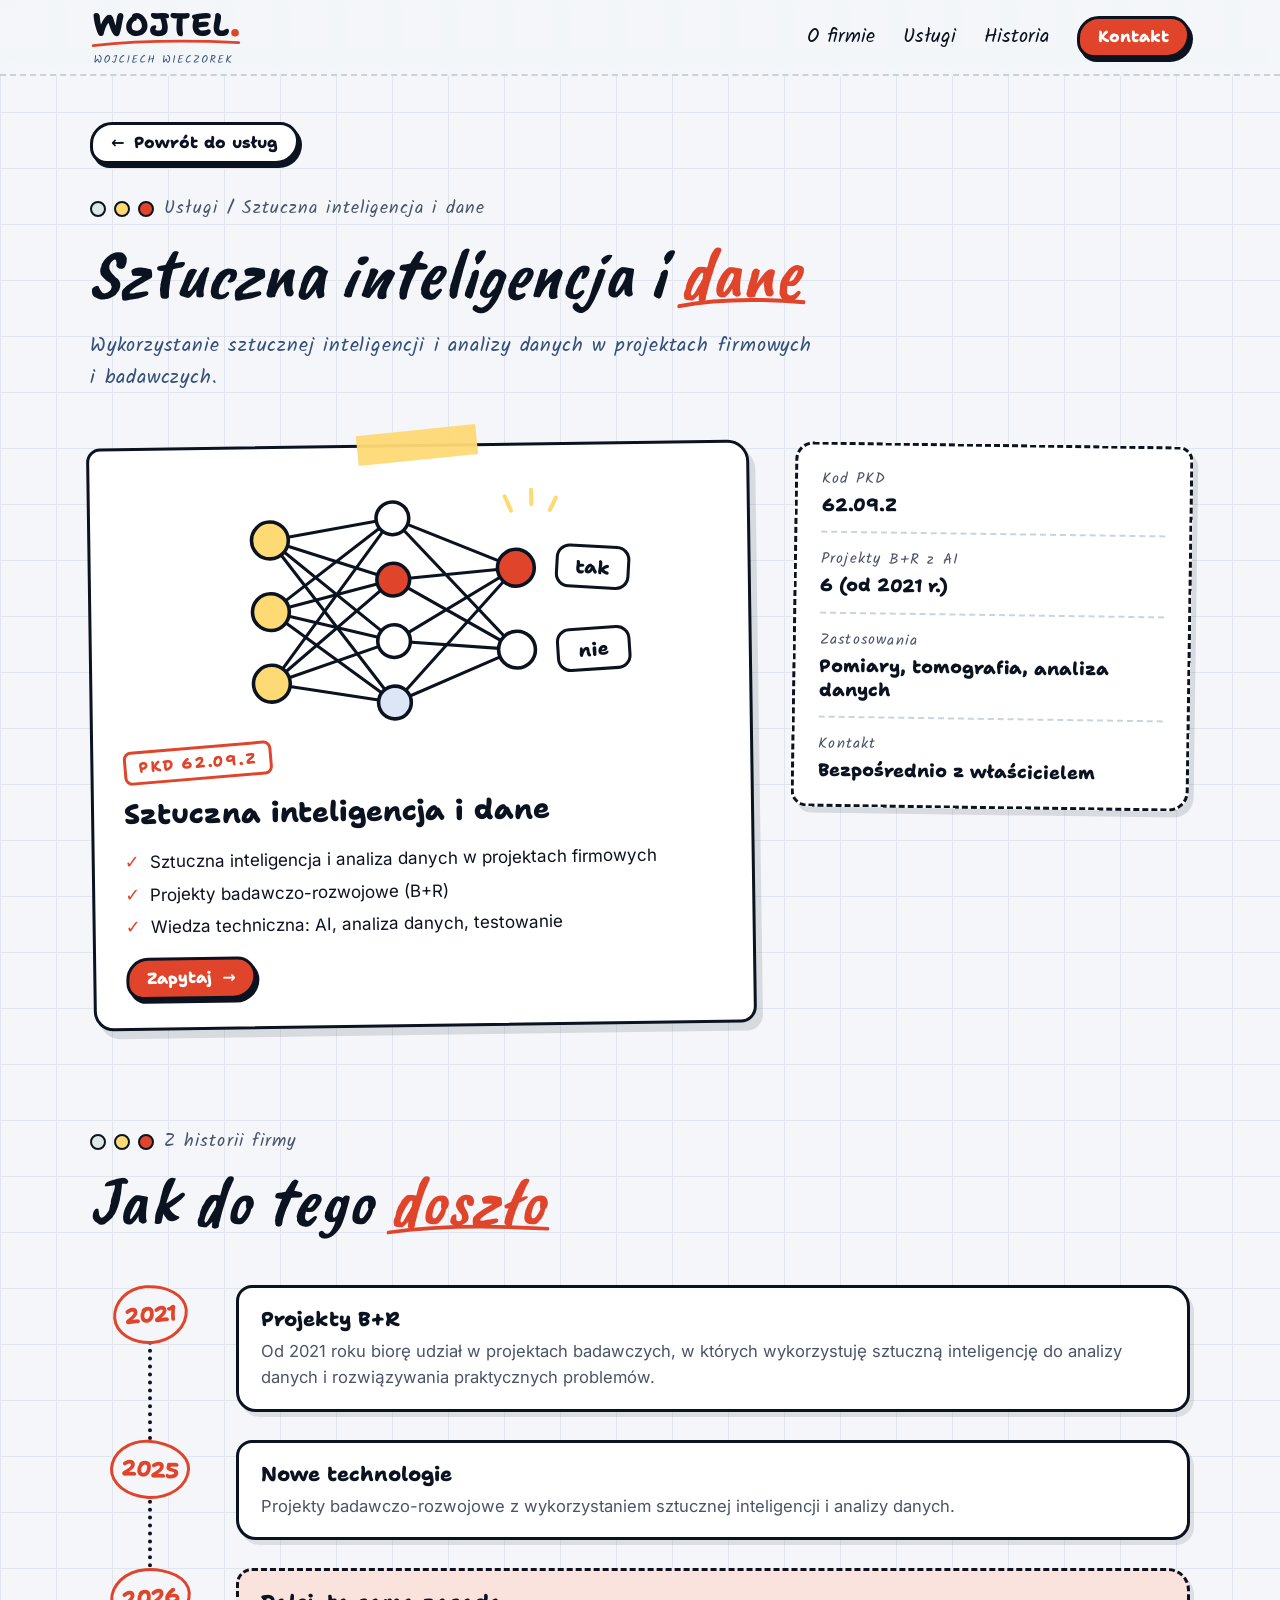
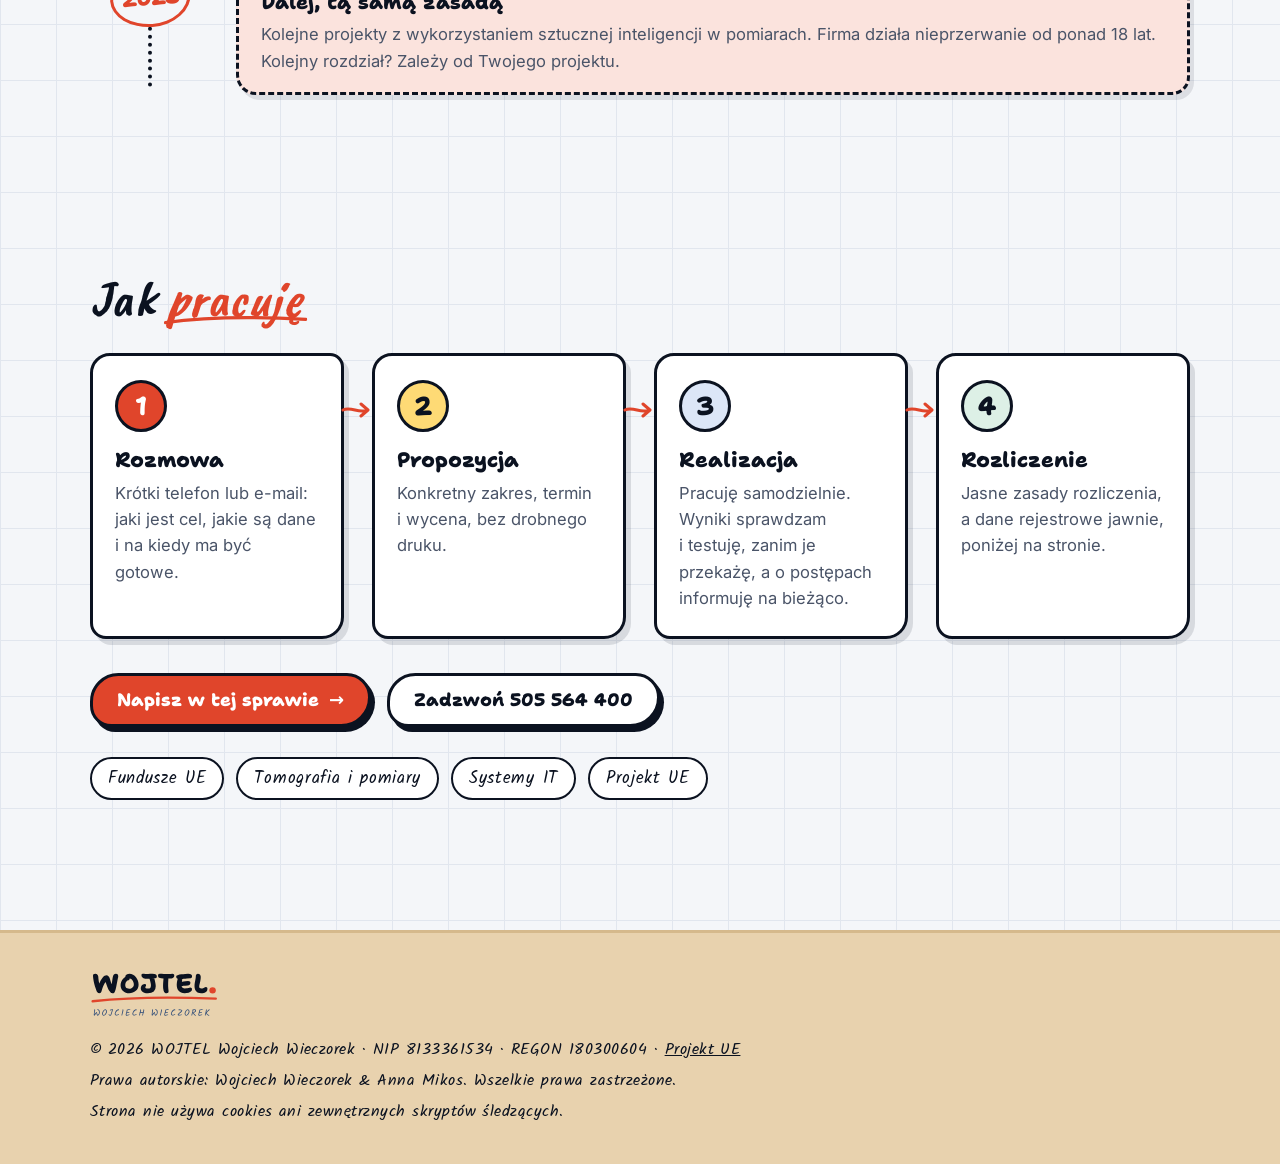
<file: sztuczna-inteligencja.html>
<!DOCTYPE html>
<html lang="pl">
<head>
<meta charset="utf-8">
<meta name="viewport" content="width=device-width, initial-scale=1, viewport-fit=cover">
<title>Sztuczna inteligencja i dane | WOJTEL Wojciech Wieczorek, Rzeszów</title>
<meta name="description" content="Sztuczna inteligencja i analiza danych w projektach firmowych i badawczych. 6 projektów B+R z obszaru AI od 2021 r. WOJTEL Wojciech Wieczorek, Rzeszów.">
<meta name="author" content="Wojciech Wieczorek">
<meta name="robots" content="index, follow, max-image-preview:large">
<meta name="theme-color" content="#F4F6F9">
<meta name="color-scheme" content="light">
<link rel="canonical" href="https://wwieczor-commits.github.io/wojtel-ciemna/sztuczna-inteligencja.html">
<meta property="og:type" content="article">
<meta property="og:locale" content="pl_PL">
<meta property="og:site_name" content="WOJTEL Wojciech Wieczorek">
<meta property="og:url" content="https://wwieczor-commits.github.io/wojtel-ciemna/sztuczna-inteligencja.html">
<meta property="og:title" content="Sztuczna inteligencja i dane | WOJTEL">
<meta property="og:description" content="Sztuczna inteligencja i analiza danych w projektach firmowych i badawczych. 6 projektów B+R z obszaru AI od 2021 r. WOJTEL Wojciech Wieczorek, Rzeszów.">
<meta property="og:image" content="https://wwieczor-commits.github.io/wojtel-ciemna/assets/img/og-wojtel.png">
<meta name="twitter:card" content="summary_large_image">
<link rel="icon" href="assets/ikona-w.svg" type="image/svg+xml">
<link rel="icon" href="assets/ikona-w-32.png" sizes="32x32" type="image/png">
<link rel="apple-touch-icon" href="assets/ikona-w-180.png">
<link rel="manifest" href="assets/site.webmanifest?v=5">
<link rel="stylesheet" href="assets/fonts.css">
<link rel="stylesheet" href="assets/szkic.css">
<script>document.documentElement.className+=' js'</script>
<script type="application/ld+json">
{"@context":"https://schema.org","@graph":[{"@type":"Service","name":"Sztuczna inteligencja i dane","serviceType":"Sztuczna inteligencja i dane","provider":{"@type":"LocalBusiness","name":"WOJTEL Wojciech Wieczorek","url":"https://wwieczor-commits.github.io/wojtel-ciemna/","telephone":"+48505564400"},"areaServed":{"@type":"City","name":"Rzeszów"},"description":"Sztuczna inteligencja i analiza danych w projektach firmowych i badawczych. 6 projektów B+R z obszaru AI od 2021 r. WOJTEL Wojciech Wieczorek, Rzeszów."},
{"@type":"BreadcrumbList","itemListElement":[{"@type":"ListItem","position":1,"name":"WOJTEL","item":"https://wwieczor-commits.github.io/wojtel-ciemna/"},{"@type":"ListItem","position":2,"name":"Sztuczna inteligencja i dane","item":"https://wwieczor-commits.github.io/wojtel-ciemna/sztuczna-inteligencja.html"}]}]}
</script>
</head>
<body>
<a class="skip" href="#tresc">Przejdź do treści</a>

<header class="hdr">
  <div class="wrap hdr__in">
    <a class="hdr__logo" href="index.html#start" aria-label="WOJTEL – strona główna"><img src="assets/img/wojtel-logo-szkic.svg" alt="WOJTEL Wojciech Wieczorek" width="155" height="64"></a>
    <button class="hdr__btn" type="button" aria-controls="nav" aria-expanded="false" aria-label="Menu"><span></span></button>
    <nav class="hdr__nav" id="nav" aria-label="Główna">
      <a href="index.html#firma">O firmie</a>
      <a href="index.html#uslugi">Usługi</a>
      <a href="index.html#historia">Historia</a>
      <a class="btn btn--red btn--sm" href="index.html#kontakt">Kontakt</a>
    </nav>
  </div>
</header>

<main id="tresc">
<section class="pj-head" aria-labelledby="h1">
  <div class="wrap">
    <a class="btn btn--sm back" href="index.html#uslugi"><i aria-hidden="true">←</i> Powrót do usług</a>
    <p class="kicker"><span class="dots" aria-hidden="true"><i></i><i></i><i></i></span>Usługi / Sztuczna inteligencja i dane</p>
    <h1 id="h1">Sztuczna inteligencja i&nbsp;<span class="squig">dane</span></h1>
    <p class="lead">Wykorzystanie sztucznej inteligencji i&nbsp;analizy danych w&nbsp;projektach firmowych i&nbsp;badawczych.</p>
  </div>
</section>

<section class="pj-card" aria-labelledby="dosT">
  <div class="wrap pj-grid">
    <article class="polaroid rv" aria-labelledby="dosT">
      <i class="tape" aria-hidden="true"></i>
      <svg class="svc-ill" viewBox="0 0 430 260" fill="none" stroke-linecap="round" stroke-linejoin="round" role="img" aria-label="Rysunek: sieć neuronowa i wykres danych">
<g stroke="#0B1220" stroke-width="3"><path d="M70 60 L190 40"/><path d="M70 60 L190 100"/><path d="M70 60 L190 160"/><path d="M70 60 L190 220"/><path d="M70 130 L190 40"/><path d="M70 130 L190 100"/><path d="M70 130 L190 160"/><path d="M70 130 L190 220"/><path d="M70 200 L190 40"/><path d="M70 200 L190 100"/><path d="M70 200 L190 160"/><path d="M70 200 L190 220"/><path d="M190 40 L310 90"/><path d="M190 40 L310 170"/><path d="M190 100 L310 90"/><path d="M190 100 L310 170"/><path d="M190 160 L310 90"/><path d="M190 160 L310 170"/><path d="M190 220 L310 90"/><path d="M190 220 L310 170"/></g>
<g stroke="#0B1220" stroke-width="3.5"><circle cx="70" cy="60" r="18" fill="#FEDA75"/><circle cx="70" cy="130" r="18" fill="#FEDA75"/><circle cx="70" cy="200" r="18" fill="#FEDA75"/><circle cx="190" cy="40" r="16" fill="#fff"/><circle cx="190" cy="100" r="16" fill="#E0452B"/><circle cx="190" cy="160" r="16" fill="#fff"/><circle cx="190" cy="220" r="16" fill="#DCE6F7"/><circle cx="310" cy="90" r="18" fill="#E0452B"/><circle cx="310" cy="170" r="18" fill="#fff"/></g>
<rect x="350" y="70" width="70" height="40" rx="12" fill="#fff" stroke="#0B1220" stroke-width="3" transform="rotate(4 385 90)"/>
<text x="385" y="97" text-anchor="middle" font-family="Shantell" font-weight="800" font-size="18" fill="#0B1220" transform="rotate(4 385 90)">tak</text>
<rect x="350" y="150" width="70" height="40" rx="12" fill="#fff" stroke="#0B1220" stroke-width="3" transform="rotate(-3 385 170)"/>
<text x="385" y="177" text-anchor="middle" font-family="Shantell" font-weight="800" font-size="18" fill="#0B1220" transform="rotate(-3 385 170)">nie</text>
<g stroke="#FEDA75" stroke-width="4"><path d="M300 20 L306 34"/><path d="M326 14 L326 28"/><path d="M350 22 L344 34"/></g>
</svg>
      <span class="stamp">PKD 62.09.Z</span>
      <h3 id="dosT">Sztuczna inteligencja i&nbsp;dane</h3>
      <ul class="scope"><li>Sztuczna inteligencja i&nbsp;analiza danych w&nbsp;projektach firmowych</li><li>Projekty badawczo-rozwojowe (B+R)</li><li>Wiedza techniczna: AI, analiza danych, testowanie</li></ul>
      <p style="margin-top:18px"><a class="btn btn--red btn--sm" href="mailto:wwieczor@gmail.com?subject=Zapytanie%3A%20Sztuczna%20inteligencja%20i%20dane">Zapytaj <i aria-hidden="true">→</i></a></p>
    </article>
    <dl class="reg rv" aria-label="W skrócie"><div><dt>Kod PKD</dt><dd>62.09.Z</dd></div><div><dt>Projekty B+R z&nbsp;AI</dt><dd>6 (od 2021&nbsp;r.)</dd></div><div><dt>Zastosowania</dt><dd>Pomiary, tomografia, analiza danych</dd></div><div><dt>Kontakt</dt><dd>Bezpośrednio z&nbsp;właścicielem</dd></div></dl>
  </div>
</section>

<section class="sec" aria-labelledby="h-hist">
  <div class="wrap">
    <div class="sec__head">
      <p class="kicker rv"><span class="dots" aria-hidden="true"><i></i><i></i><i></i></span>Z historii firmy</p>
      <h2 id="h-hist" class="rv">Jak do tego <span class="squig">doszło</span></h2>
    </div>
    <ol class="tl tl--mini"><li class="rv"><span class="tl__year">2021</span><div class="tl__body"><h3>Projekty B+R</h3><p>Od 2021 roku biorę udział w&nbsp;projektach badawczych, w&nbsp;których wykorzystuję sztuczną inteligencję do analizy danych i&nbsp;rozwiązywania praktycznych problemów.</p></div></li><li class="rv"><span class="tl__year">2025</span><div class="tl__body"><h3>Nowe technologie</h3><p>Projekty badawczo-rozwojowe z&nbsp;wykorzystaniem sztucznej inteligencji i&nbsp;analizy danych.</p></div></li><li class="rv"><span class="tl__year">2026</span><div class="tl__body"><h3>Dalej, tą samą zasadą</h3><p>Kolejne projekty z&nbsp;wykorzystaniem sztucznej inteligencji w&nbsp;pomiarach. Firma działa nieprzerwanie od ponad 18 lat. Kolejny rozdział? Zależy od Twojego projektu.</p></div></li></ol>
  </div>
</section>

<section class="sec" aria-labelledby="h-jak">
  <div class="wrap">
    <h2 id="h-jak" class="rv" style="font-size:clamp(36px,4vw,54px)">Jak <span class="squig">pracuję</span></h2>
    <div class="steps">
      <div class="step rv"><span class="step__no">1</span><h3>Rozmowa</h3><p>Krótki telefon lub e-mail: jaki jest cel, jakie są dane i&nbsp;na kiedy ma być gotowe.</p></div>
      <div class="step rv"><span class="step__no">2</span><h3>Propozycja</h3><p>Konkretny zakres, termin i&nbsp;wycena, bez drobnego druku.</p></div>
      <div class="step rv"><span class="step__no">3</span><h3>Realizacja</h3><p>Pracuję samodzielnie. Wyniki sprawdzam i&nbsp;testuję, zanim je przekażę, a&nbsp;o&nbsp;postępach informuję na bieżąco.</p></div>
      <div class="step rv"><span class="step__no">4</span><h3>Rozliczenie</h3><p>Jasne zasady rozliczenia, a&nbsp;dane rejestrowe jawnie, poniżej na stronie.</p></div>
    </div>
    <div class="btns rv">
      <a class="btn btn--red" href="mailto:wwieczor@gmail.com?subject=Zapytanie%3A%20Sztuczna%20inteligencja%20i%20dane">Napisz w tej sprawie <i aria-hidden="true">→</i></a>
      <a class="btn" href="tel:+48505564400">Zadzwoń 505 564 400</a>
    </div>
    <nav class="related rv" aria-label="Inne usługi"><a href="fundusze-ue.html">Fundusze UE</a><a href="tomografia.html">Tomografia i pomiary</a><a href="systemy-it.html">Systemy IT</a><a href="projekt-ue.html">Projekt UE</a></nav>
  </div>
</section>
</main>

<footer class="foot">
  <div class="wrap foot__in">
    <img src="assets/img/wojtel-logo-szkic.svg" alt="WOJTEL Wojciech Wieczorek" width="131" height="54">
    <p>© <span id="yr">2026</span> WOJTEL Wojciech Wieczorek · NIP 8133361534 · REGON 180300604 · <a href="projekt-ue.html">Projekt UE</a></p>
    <p>Prawa autorskie: Wojciech Wieczorek &amp; Anna Mikos. Wszelkie prawa zastrzeżone.</p>
    <p>Strona nie używa cookies ani zewnętrznych skryptów śledzących.</p>
  </div>
</footer>

<script>
(function(){
  var btn=document.querySelector('.hdr__btn'),nav=document.getElementById('nav');
  btn.addEventListener('click',function(){var o=nav.classList.toggle('open');btn.setAttribute('aria-expanded',o)});
  document.getElementById('yr').textContent=new Date().getFullYear();
  var els=document.querySelectorAll('.rv');
  if('IntersectionObserver' in window){var io=new IntersectionObserver(function(es){es.forEach(function(x){if(x.isIntersecting){x.target.classList.add('in');io.unobserve(x.target)}})},{rootMargin:'0px 0px -8% 0px'});
    els.forEach(function(el){io.observe(el)})}else{els.forEach(function(el){el.classList.add('in')})}
})();
</script>
<script src="assets/szkic-ruch.js" defer></script>
</body>
</html>
</file>
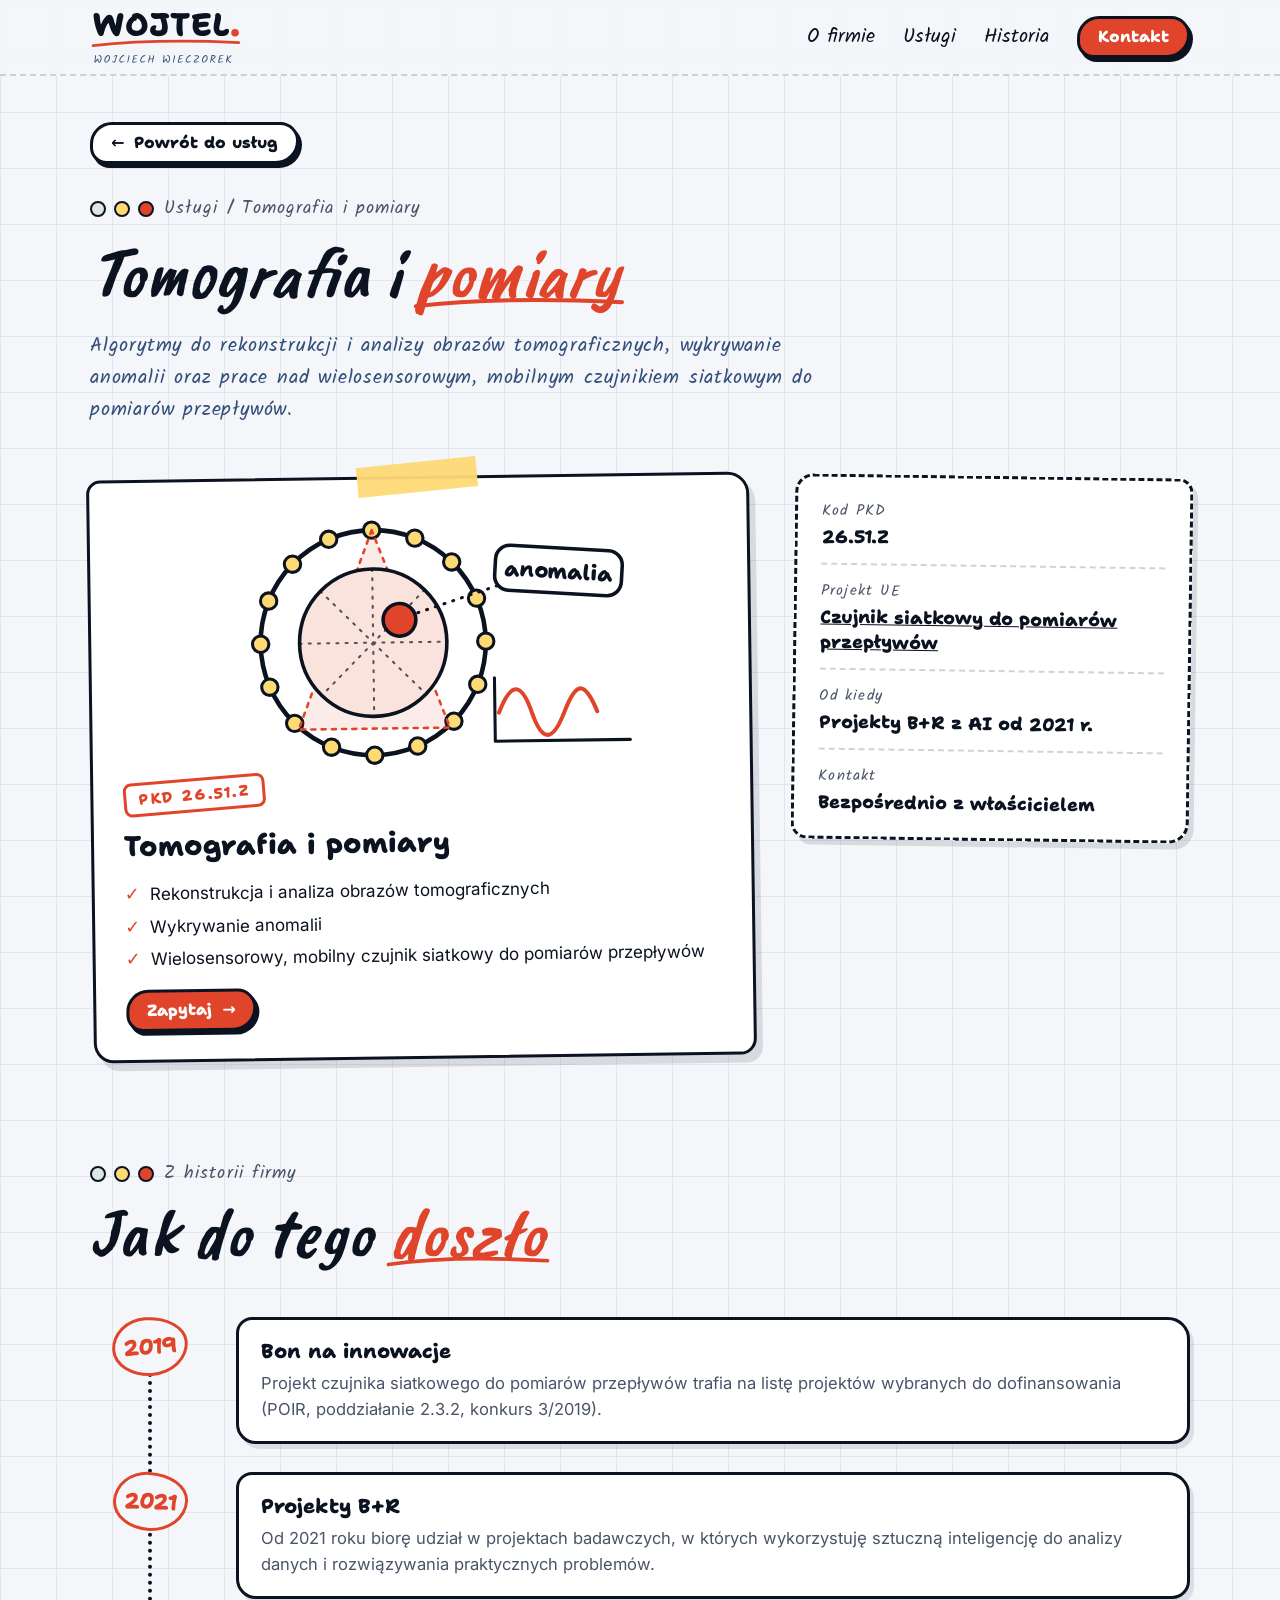
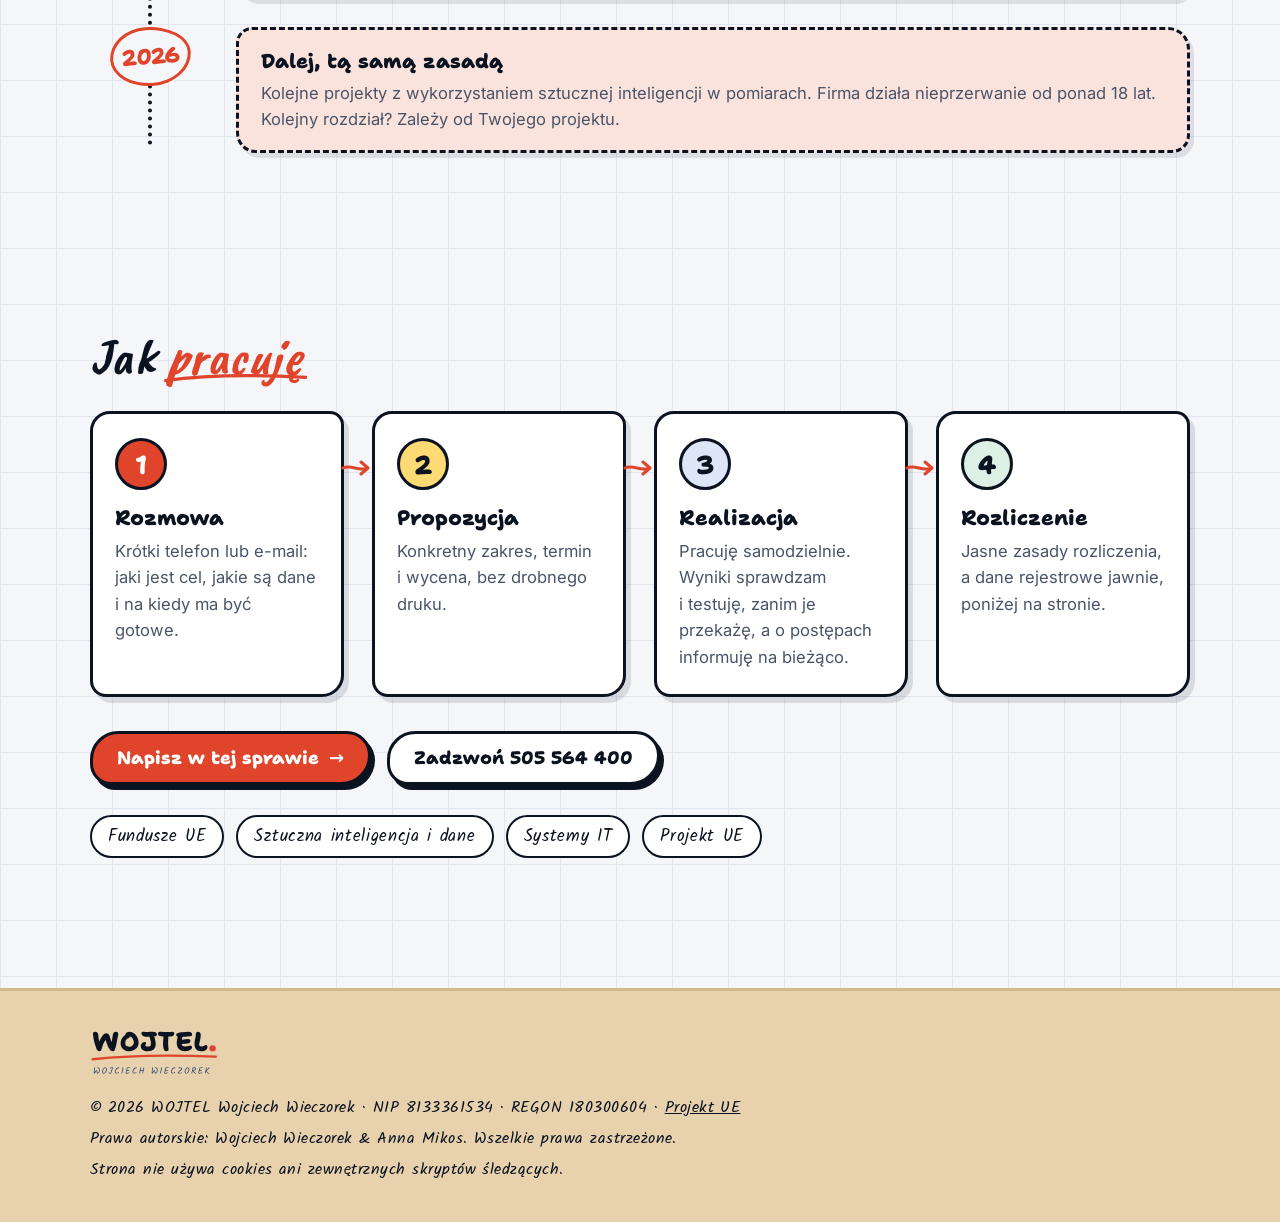
<file: tomografia.html>
<!DOCTYPE html>
<html lang="pl">
<head>
<meta charset="utf-8">
<meta name="viewport" content="width=device-width, initial-scale=1, viewport-fit=cover">
<title>Tomografia i pomiary | WOJTEL Wojciech Wieczorek, Rzeszów</title>
<meta name="description" content="Tomografia i pomiary – algorytmy do rekonstrukcji i analizy obrazów tomograficznych, wykrywanie anomalii, czujnik siatkowy do pomiarów przepływów. WOJTEL, Rzeszów.">
<meta name="author" content="Wojciech Wieczorek">
<meta name="robots" content="index, follow, max-image-preview:large">
<meta name="theme-color" content="#F4F6F9">
<meta name="color-scheme" content="light">
<link rel="canonical" href="https://wwieczor-commits.github.io/wojtel-ciemna/tomografia.html">
<meta property="og:type" content="article">
<meta property="og:locale" content="pl_PL">
<meta property="og:site_name" content="WOJTEL Wojciech Wieczorek">
<meta property="og:url" content="https://wwieczor-commits.github.io/wojtel-ciemna/tomografia.html">
<meta property="og:title" content="Tomografia i pomiary | WOJTEL">
<meta property="og:description" content="Tomografia i pomiary – algorytmy do rekonstrukcji i analizy obrazów tomograficznych, wykrywanie anomalii, czujnik siatkowy do pomiarów przepływów. WOJTEL, Rzeszów.">
<meta property="og:image" content="https://wwieczor-commits.github.io/wojtel-ciemna/assets/img/og-wojtel.png">
<meta name="twitter:card" content="summary_large_image">
<link rel="icon" href="assets/ikona-w.svg" type="image/svg+xml">
<link rel="icon" href="assets/ikona-w-32.png" sizes="32x32" type="image/png">
<link rel="apple-touch-icon" href="assets/ikona-w-180.png">
<link rel="manifest" href="assets/site.webmanifest?v=5">
<link rel="stylesheet" href="assets/fonts.css">
<link rel="stylesheet" href="assets/szkic.css">
<script>document.documentElement.className+=' js'</script>
<script type="application/ld+json">
{"@context":"https://schema.org","@graph":[{"@type":"Service","name":"Tomografia i pomiary","serviceType":"Tomografia i pomiary","provider":{"@type":"LocalBusiness","name":"WOJTEL Wojciech Wieczorek","url":"https://wwieczor-commits.github.io/wojtel-ciemna/","telephone":"+48505564400"},"areaServed":{"@type":"City","name":"Rzeszów"},"description":"Tomografia i pomiary – algorytmy do rekonstrukcji i analizy obrazów tomograficznych, wykrywanie anomalii, czujnik siatkowy do pomiarów przepływów. WOJTEL, Rzeszów."},
{"@type":"BreadcrumbList","itemListElement":[{"@type":"ListItem","position":1,"name":"WOJTEL","item":"https://wwieczor-commits.github.io/wojtel-ciemna/"},{"@type":"ListItem","position":2,"name":"Tomografia i pomiary","item":"https://wwieczor-commits.github.io/wojtel-ciemna/tomografia.html"}]}]}
</script>
</head>
<body>
<a class="skip" href="#tresc">Przejdź do treści</a>

<header class="hdr">
  <div class="wrap hdr__in">
    <a class="hdr__logo" href="index.html#start" aria-label="WOJTEL – strona główna"><img src="assets/img/wojtel-logo-szkic.svg" alt="WOJTEL Wojciech Wieczorek" width="155" height="64"></a>
    <button class="hdr__btn" type="button" aria-controls="nav" aria-expanded="false" aria-label="Menu"><span></span></button>
    <nav class="hdr__nav" id="nav" aria-label="Główna">
      <a href="index.html#firma">O firmie</a>
      <a href="index.html#uslugi">Usługi</a>
      <a href="index.html#historia">Historia</a>
      <a class="btn btn--red btn--sm" href="index.html#kontakt">Kontakt</a>
    </nav>
  </div>
</header>

<main id="tresc">
<section class="pj-head" aria-labelledby="h1">
  <div class="wrap">
    <a class="btn btn--sm back" href="index.html#uslugi"><i aria-hidden="true">←</i> Powrót do usług</a>
    <p class="kicker"><span class="dots" aria-hidden="true"><i></i><i></i><i></i></span>Usługi / Tomografia i pomiary</p>
    <h1 id="h1">Tomografia i&nbsp;<span class="squig">pomiary</span></h1>
    <p class="lead">Algorytmy do rekonstrukcji i&nbsp;analizy obrazów tomograficznych, wykrywanie anomalii oraz prace nad wielosensorowym, mobilnym czujnikiem siatkowym do pomiarów przepływów.</p>
  </div>
</section>

<section class="pj-card" aria-labelledby="dosT">
  <div class="wrap pj-grid">
    <article class="polaroid rv" aria-labelledby="dosT">
      <i class="tape" aria-hidden="true"></i>
      <svg class="svc-ill" viewBox="0 0 430 260" fill="none" stroke-linecap="round" stroke-linejoin="round" role="img" aria-label="Rysunek: przekrój tomograficzny z wykrytą anomalią">
<circle cx="170" cy="130" r="110" fill="#fff" stroke="#0B1220" stroke-width="4.5"/>
<g fill="#FEDA75" stroke="#0B1220" stroke-width="3"><circle cx="280.0" cy="130.0" r="8"/><circle cx="271.6" cy="172.1" r="8"/><circle cx="247.8" cy="207.8" r="8"/><circle cx="212.1" cy="231.6" r="8"/><circle cx="170.0" cy="240.0" r="8"/><circle cx="127.9" cy="231.6" r="8"/><circle cx="92.2" cy="207.8" r="8"/><circle cx="68.4" cy="172.1" r="8"/><circle cx="60.0" cy="130.0" r="8"/><circle cx="68.4" cy="87.9" r="8"/><circle cx="92.2" cy="52.2" r="8"/><circle cx="127.9" cy="28.4" r="8"/><circle cx="170.0" cy="20.0" r="8"/><circle cx="212.1" cy="28.4" r="8"/><circle cx="247.8" cy="52.2" r="8"/><circle cx="271.6" cy="87.9" r="8"/></g>
<path d="M170 20 L96 214 L244 214 Z" fill="#E0452B" fill-opacity=".1" stroke="#E0452B" stroke-width="2.5" stroke-dasharray="4 6"/>
<circle cx="170" cy="130" r="72" fill="#FBE3DD" stroke="#0B1220" stroke-width="3.5"/>
<g stroke="#0B1220" stroke-width="2" stroke-dasharray="2 7" opacity=".7"><path d="M98 130 H242"/><path d="M170 58 V202"/><path d="M119 79 L221 181"/><path d="M221 79 L119 181"/></g>
<circle cx="196" cy="108" r="16" fill="#E0452B" stroke="#0B1220" stroke-width="3.5"/>
<rect x="290" y="40" width="124" height="44" rx="14" fill="#fff" stroke="#0B1220" stroke-width="3.5" transform="rotate(4 352 62)"/>
<text x="352" y="70" text-anchor="middle" font-family="Shantell" font-weight="800" font-size="21" fill="#0B1220" transform="rotate(4 352 62)">anomalia</text>
<path d="M292 76 L212 102" stroke="#0B1220" stroke-width="3" stroke-dasharray="1 8"/>
<path d="M292 200 c12 -30 22 -30 32 0 s20 30 32 0 20 -30 32 0" stroke="#E0452B" stroke-width="4"/>
<path d="M288 228 H420 M288 166 V228" stroke="#0B1220" stroke-width="3"/>
</svg>
      <span class="stamp">PKD 26.51.Z</span>
      <h3 id="dosT">Tomografia i&nbsp;pomiary</h3>
      <ul class="scope"><li>Rekonstrukcja i&nbsp;analiza obrazów tomograficznych</li><li>Wykrywanie anomalii</li><li>Wielosensorowy, mobilny czujnik siatkowy do pomiarów przepływów</li></ul>
      <p style="margin-top:18px"><a class="btn btn--red btn--sm" href="mailto:wwieczor@gmail.com?subject=Zapytanie%3A%20Tomografia%20i%20pomiary">Zapytaj <i aria-hidden="true">→</i></a></p>
    </article>
    <dl class="reg rv" aria-label="W skrócie"><div><dt>Kod PKD</dt><dd>26.51.Z</dd></div><div><dt>Projekt UE</dt><dd><a href="projekt-ue.html">Czujnik siatkowy do pomiarów przepływów</a></dd></div><div><dt>Od kiedy</dt><dd>Projekty B+R z&nbsp;AI od 2021&nbsp;r.</dd></div><div><dt>Kontakt</dt><dd>Bezpośrednio z&nbsp;właścicielem</dd></div></dl>
  </div>
</section>

<section class="sec" aria-labelledby="h-hist">
  <div class="wrap">
    <div class="sec__head">
      <p class="kicker rv"><span class="dots" aria-hidden="true"><i></i><i></i><i></i></span>Z historii firmy</p>
      <h2 id="h-hist" class="rv">Jak do tego <span class="squig">doszło</span></h2>
    </div>
    <ol class="tl tl--mini"><li class="rv"><span class="tl__year">2019</span><div class="tl__body"><h3>Bon na innowacje</h3><p>Projekt czujnika siatkowego do pomiarów przepływów trafia na listę projektów wybranych do dofinansowania (POIR, poddziałanie 2.3.2, konkurs 3/2019).</p></div></li><li class="rv"><span class="tl__year">2021</span><div class="tl__body"><h3>Projekty B+R</h3><p>Od 2021 roku biorę udział w&nbsp;projektach badawczych, w&nbsp;których wykorzystuję sztuczną inteligencję do analizy danych i&nbsp;rozwiązywania praktycznych problemów.</p></div></li><li class="rv"><span class="tl__year">2026</span><div class="tl__body"><h3>Dalej, tą samą zasadą</h3><p>Kolejne projekty z&nbsp;wykorzystaniem sztucznej inteligencji w&nbsp;pomiarach. Firma działa nieprzerwanie od ponad 18 lat. Kolejny rozdział? Zależy od Twojego projektu.</p></div></li></ol>
  </div>
</section>

<section class="sec" aria-labelledby="h-jak">
  <div class="wrap">
    <h2 id="h-jak" class="rv" style="font-size:clamp(36px,4vw,54px)">Jak <span class="squig">pracuję</span></h2>
    <div class="steps">
      <div class="step rv"><span class="step__no">1</span><h3>Rozmowa</h3><p>Krótki telefon lub e-mail: jaki jest cel, jakie są dane i&nbsp;na kiedy ma być gotowe.</p></div>
      <div class="step rv"><span class="step__no">2</span><h3>Propozycja</h3><p>Konkretny zakres, termin i&nbsp;wycena, bez drobnego druku.</p></div>
      <div class="step rv"><span class="step__no">3</span><h3>Realizacja</h3><p>Pracuję samodzielnie. Wyniki sprawdzam i&nbsp;testuję, zanim je przekażę, a&nbsp;o&nbsp;postępach informuję na bieżąco.</p></div>
      <div class="step rv"><span class="step__no">4</span><h3>Rozliczenie</h3><p>Jasne zasady rozliczenia, a&nbsp;dane rejestrowe jawnie, poniżej na stronie.</p></div>
    </div>
    <div class="btns rv">
      <a class="btn btn--red" href="mailto:wwieczor@gmail.com?subject=Zapytanie%3A%20Tomografia%20i%20pomiary">Napisz w tej sprawie <i aria-hidden="true">→</i></a>
      <a class="btn" href="tel:+48505564400">Zadzwoń 505 564 400</a>
    </div>
    <nav class="related rv" aria-label="Inne usługi"><a href="fundusze-ue.html">Fundusze UE</a><a href="sztuczna-inteligencja.html">Sztuczna inteligencja i dane</a><a href="systemy-it.html">Systemy IT</a><a href="projekt-ue.html">Projekt UE</a></nav>
  </div>
</section>
</main>

<footer class="foot">
  <div class="wrap foot__in">
    <img src="assets/img/wojtel-logo-szkic.svg" alt="WOJTEL Wojciech Wieczorek" width="131" height="54">
    <p>© <span id="yr">2026</span> WOJTEL Wojciech Wieczorek · NIP 8133361534 · REGON 180300604 · <a href="projekt-ue.html">Projekt UE</a></p>
    <p>Prawa autorskie: Wojciech Wieczorek &amp; Anna Mikos. Wszelkie prawa zastrzeżone.</p>
    <p>Strona nie używa cookies ani zewnętrznych skryptów śledzących.</p>
  </div>
</footer>

<script>
(function(){
  var btn=document.querySelector('.hdr__btn'),nav=document.getElementById('nav');
  btn.addEventListener('click',function(){var o=nav.classList.toggle('open');btn.setAttribute('aria-expanded',o)});
  document.getElementById('yr').textContent=new Date().getFullYear();
  var els=document.querySelectorAll('.rv');
  if('IntersectionObserver' in window){var io=new IntersectionObserver(function(es){es.forEach(function(x){if(x.isIntersecting){x.target.classList.add('in');io.unobserve(x.target)}})},{rootMargin:'0px 0px -8% 0px'});
    els.forEach(function(el){io.observe(el)})}else{els.forEach(function(el){el.classList.add('in')})}
})();
</script>
<script src="assets/szkic-ruch.js" defer></script>
</body>
</html>
</file>
<file: assets/fonts.css>
@font-face{font-family:'Brush';font-weight:400;font-display:swap;src:url('fonts/caveat-brush-latin-400-normal.woff2') format('woff2');unicode-range:U+0000-00FF,U+0131,U+0152-0153,U+02BB-02BC,U+02C6,U+02DA,U+02DC,U+0304,U+0308,U+0329,U+2000-206F,U+20AC,U+2122,U+2191,U+2193,U+2212,U+2215,U+FEFF,U+FFFD}
@font-face{font-family:'Brush';font-weight:400;font-display:swap;src:url('fonts/caveat-brush-latin-ext-400-normal.woff2') format('woff2');unicode-range:U+0100-02BA,U+02BD-02C5,U+02C7-02CC,U+02CE-02D7,U+02DD-02FF,U+1D00-1DBF,U+1E00-1E9F,U+1EF2-1EFF,U+2020,U+20A0-20AB,U+20AD-20C0,U+2113,U+2C60-2C7F,U+A720-A7FF}
@font-face{font-family:'Shantell';font-weight:500;font-display:swap;src:url('fonts/shantell-sans-latin-500-normal.woff2') format('woff2');unicode-range:U+0000-00FF,U+0131,U+0152-0153,U+02BB-02BC,U+02C6,U+02DA,U+02DC,U+0304,U+0308,U+0329,U+2000-206F,U+20AC,U+2122,U+2191,U+2193,U+2212,U+2215,U+FEFF,U+FFFD}
@font-face{font-family:'Shantell';font-weight:500;font-display:swap;src:url('fonts/shantell-sans-latin-ext-500-normal.woff2') format('woff2');unicode-range:U+0100-02BA,U+02BD-02C5,U+02C7-02CC,U+02CE-02D7,U+02DD-02FF,U+1D00-1DBF,U+1E00-1E9F,U+1EF2-1EFF,U+2020,U+20A0-20AB,U+20AD-20C0,U+2113,U+2C60-2C7F,U+A720-A7FF}
@font-face{font-family:'Shantell';font-weight:800;font-display:swap;src:url('fonts/shantell-sans-latin-800-normal.woff2') format('woff2');unicode-range:U+0000-00FF,U+0131,U+0152-0153,U+02BB-02BC,U+02C6,U+02DA,U+02DC,U+0304,U+0308,U+0329,U+2000-206F,U+20AC,U+2122,U+2191,U+2193,U+2212,U+2215,U+FEFF,U+FFFD}
@font-face{font-family:'Shantell';font-weight:800;font-display:swap;src:url('fonts/shantell-sans-latin-ext-800-normal.woff2') format('woff2');unicode-range:U+0100-02BA,U+02BD-02C5,U+02C7-02CC,U+02CE-02D7,U+02DD-02FF,U+1D00-1DBF,U+1E00-1E9F,U+1EF2-1EFF,U+2020,U+20A0-20AB,U+20AD-20C0,U+2113,U+2C60-2C7F,U+A720-A7FF}
@font-face{font-family:'Inter';font-weight:400;font-display:swap;src:url('fonts/inter-latin-400-normal.woff2') format('woff2');unicode-range:U+0000-00FF,U+0131,U+0152-0153,U+02BB-02BC,U+02C6,U+02DA,U+02DC,U+0304,U+0308,U+0329,U+2000-206F,U+20AC,U+2122,U+2191,U+2193,U+2212,U+2215,U+FEFF,U+FFFD}
@font-face{font-family:'Inter';font-weight:400;font-display:swap;src:url('fonts/inter-latin-ext-400-normal.woff2') format('woff2');unicode-range:U+0100-02BA,U+02BD-02C5,U+02C7-02CC,U+02CE-02D7,U+02DD-02FF,U+1D00-1DBF,U+1E00-1E9F,U+1EF2-1EFF,U+2020,U+20A0-20AB,U+20AD-20C0,U+2113,U+2C60-2C7F,U+A720-A7FF}
@font-face{font-family:'Inter';font-weight:700;font-display:swap;src:url('fonts/inter-latin-700-normal.woff2') format('woff2');unicode-range:U+0000-00FF,U+0131,U+0152-0153,U+02BB-02BC,U+02C6,U+02DA,U+02DC,U+0304,U+0308,U+0329,U+2000-206F,U+20AC,U+2122,U+2191,U+2193,U+2212,U+2215,U+FEFF,U+FFFD}
@font-face{font-family:'Inter';font-weight:700;font-display:swap;src:url('fonts/inter-latin-ext-700-normal.woff2') format('woff2');unicode-range:U+0100-02BA,U+02BD-02C5,U+02C7-02CC,U+02CE-02D7,U+02DD-02FF,U+1D00-1DBF,U+1E00-1E9F,U+1EF2-1EFF,U+2020,U+20A0-20AB,U+20AD-20C0,U+2113,U+2C60-2C7F,U+A720-A7FF}
@font-face{font-family:'Kalam';font-weight:400;font-display:swap;src:url('fonts/kalam-latin-400-normal.woff2') format('woff2');unicode-range:U+0000-00FF,U+0131,U+0152-0153,U+02BB-02BC,U+02C6,U+02DA,U+02DC,U+0304,U+0308,U+0329,U+2000-206F,U+20AC,U+2122,U+2191,U+2193,U+2212,U+2215,U+FEFF,U+FFFD}
@font-face{font-family:'Kalam';font-weight:400;font-display:swap;src:url('fonts/kalam-latin-ext-400-normal.woff2') format('woff2');unicode-range:U+0100-02BA,U+02BD-02C5,U+02C7-02CC,U+02CE-02D7,U+02DD-02FF,U+1D00-1DBF,U+1E00-1E9F,U+1EF2-1EFF,U+2020,U+20A0-20AB,U+20AD-20C0,U+2113,U+2C60-2C7F,U+A720-A7FF}
@font-face{font-family:'Hand';font-weight:400;font-display:swap;src:url('fonts/patrick-hand-latin-400-normal.woff2') format('woff2');unicode-range:U+0000-00FF,U+0131,U+0152-0153,U+02BB-02BC,U+02C6,U+02DA,U+02DC,U+0304,U+0308,U+0329,U+2000-206F,U+20AC,U+2122,U+2191,U+2193,U+2212,U+2215,U+FEFF,U+FFFD}
@font-face{font-family:'Hand';font-weight:400;font-display:swap;src:url('fonts/patrick-hand-latin-ext-400-normal.woff2') format('woff2');unicode-range:U+0100-02BA,U+02BD-02C5,U+02C7-02CC,U+02CE-02D7,U+02DD-02FF,U+1D00-1DBF,U+1E00-1E9F,U+1EF2-1EFF,U+2020,U+20A0-20AB,U+20AD-20C0,U+2113,U+2C60-2C7F,U+A720-A7FF}
</file>
<file: assets/szkic.css>
/* WOJTEL – wersja „szkic”: jasna kratka, odręczne podkreślenia, karteczki */
:root{
  --ink:#0B1220; --mut:#4A5468; --blue:#34507A;
  --red:#E0452B; --red-d:#C2351C; --yel:#FEDA75; --tint:#FBE3DD;
  --mint:#DDF0E6; --sky:#DCE6F7; --paper:#FFFFFF;
  --bg:#F4F6F9; --grid:#E1E6EE; --desk:#E8D2AE;
  --hand:'Shantell',system-ui,sans-serif; --brush:'Brush','Shantell',cursive;
  --type:'Kalam','Hand',cursive; --sans:'Inter',system-ui,-apple-system,'Segoe UI',Roboto,Arial,sans-serif;
  --shadow:5px 6px 0 rgba(11,18,32,.12);
  --wrap:1180px; --pad:clamp(16px,4vw,40px);
}
*{box-sizing:border-box;margin:0;padding:0}
html{scroll-behavior:smooth;-webkit-text-size-adjust:100%}
body{font:400 18px/1.6 var(--sans);color:var(--ink);background-color:var(--bg);
  background-image:linear-gradient(var(--grid) 1px,transparent 1px),linear-gradient(90deg,var(--grid) 1px,transparent 1px);
  background-size:56px 56px;overflow-x:hidden}
img,svg{max-width:100%;display:block}
a{color:inherit}
.wrap{max-width:var(--wrap);margin:0 auto;padding:0 var(--pad)}
.skip{position:absolute;left:-999px;top:8px;background:var(--ink);color:#fff;padding:8px 14px;border-radius:8px;z-index:99}
.skip:focus{left:12px}
:focus-visible{outline:3px solid var(--red);outline-offset:3px;border-radius:6px}

/* ---------- elementy odręczne ---------- */
.hl{background:var(--yel);font-weight:700;padding:0 .18em;box-decoration-break:clone;-webkit-box-decoration-break:clone}
.mk{background:linear-gradient(transparent 52%,var(--yel) 52%,var(--yel) 92%,transparent 92%);padding:0 3px}
.ring{position:relative;display:inline-block;white-space:nowrap}
.ring::after{content:"";position:absolute;left:-.22em;right:-.22em;top:-.1em;bottom:-.16em;pointer-events:none;
  background:url("data:image/svg+xml;utf8,%3Csvg xmlns='http://www.w3.org/2000/svg' viewBox='0 0 200 100' preserveAspectRatio='none'%3E%3Cpath d='M30 12 C70 2 160 4 186 30 C204 58 170 92 100 94 C30 96 6 70 10 46 C14 24 50 10 110 8' fill='none' stroke='%23E0452B' stroke-width='3.5' stroke-linecap='round' vector-effect='non-scaling-stroke'/%3E%3C/svg%3E") no-repeat center/100% 100%}
.squig{position:relative;display:inline-block;color:var(--red)}
.squig::after{content:"";position:absolute;left:-2px;right:-6px;bottom:.02em;height:.22em;
  background:url("data:image/svg+xml;utf8,%3Csvg xmlns='http://www.w3.org/2000/svg' viewBox='0 0 300 20' preserveAspectRatio='none'%3E%3Cpath d='M4 14 C80 6 180 4 296 9' fill='none' stroke='%23E0452B' stroke-width='5' stroke-linecap='round'/%3E%3C/svg%3E") no-repeat center/100% 100%}
.ast{display:inline-block;width:.62em;height:.62em;vertical-align:.02em;margin-left:.18em}
.dots{display:inline-flex;gap:8px;vertical-align:middle;margin-right:10px}
.dots i{width:16px;height:16px;border-radius:50%;border:2px solid var(--ink)}
.dots i:nth-child(1){background:#DDE8E4}.dots i:nth-child(2){background:var(--yel)}.dots i:nth-child(3){background:var(--red)}
.type{font-family:var(--type);letter-spacing:.06em;color:var(--blue)}

/* ---------- przyciski ---------- */
.btn{display:inline-flex;align-items:center;gap:10px;font:800 18px/1 var(--hand);text-decoration:none;cursor:pointer;
  padding:15px 24px;border:3px solid var(--ink);border-radius:40px 34px 42px 30px;background:var(--paper);color:var(--ink);
  box-shadow:4px 5px 0 var(--ink);transition:transform .15s,box-shadow .15s}
.btn:hover{transform:translate(-2px,-2px);box-shadow:6px 7px 0 var(--ink)}
.btn:active{transform:translate(2px,2px);box-shadow:1px 2px 0 var(--ink)}
.btn--red{background:var(--red);color:#fff}
.btn--sm{padding:10px 18px;font-size:16px;box-shadow:3px 4px 0 var(--ink)}
.btn i{font-style:normal}

/* ---------- nagłówek ---------- */
.hdr{position:sticky;top:0;z-index:50;background:rgba(244,246,249,.92);backdrop-filter:blur(6px);-webkit-backdrop-filter:blur(6px);border-bottom:2px dashed #C9D1DD}
.hdr__in{display:flex;align-items:center;justify-content:space-between;height:74px;gap:20px}
.hdr__logo img{height:64px;width:auto}
.hdr__nav{display:flex;align-items:center;gap:28px;font:400 20px var(--type)}
.hdr__nav a:not(.btn){text-decoration:none;position:relative}
.hdr__nav a:not(.btn):hover{color:var(--red)}
.hdr__btn{display:none;width:46px;height:46px;border:3px solid var(--ink);border-radius:14px 12px 16px 10px;background:#fff;cursor:pointer;position:relative}
.hdr__btn span,.hdr__btn span::before,.hdr__btn span::after{position:absolute;left:10px;right:10px;height:3px;background:var(--ink);border-radius:2px;content:""}
.hdr__btn span{top:20px}.hdr__btn span::before{top:-8px;left:0;right:0}.hdr__btn span::after{top:8px;left:0;right:0}

/* ---------- hero ---------- */
.hero{position:relative;padding:56px 0 0;overflow:hidden}
.hero__in{display:grid;grid-template-columns:1.15fr .85fr;gap:30px;align-items:end}
.hero__meta{font:400 18px var(--type);letter-spacing:.04em;display:flex;align-items:center;flex-wrap:wrap;gap:6px}
.hero h1{font:400 clamp(44px,6.4vw,86px)/1.1 var(--sans);letter-spacing:-.035em;margin:28px 0 26px}
.hero__lead{font:400 clamp(18px,1.6vw,21px)/1.65 var(--type);letter-spacing:.05em;color:var(--blue);max-width:560px}
.hero__lead strong{color:var(--ink);font-weight:400;background:linear-gradient(transparent 55%,var(--yel) 55%,var(--yel) 92%,transparent 92%)}
.hero__cta{display:flex;flex-wrap:wrap;gap:16px;margin:34px 0 64px}
.hero__spark{position:absolute;right:max(24px,calc(50% - 560px));top:26px;width:96px}
.hero__pic{position:relative;align-self:end;justify-self:center;width:min(440px,100%)}
.ill{width:100%;height:auto;overflow:visible;margin-bottom:34px;filter:drop-shadow(5px 6px 0 rgba(11,18,32,.10))}
.pills{position:absolute;left:-56px;bottom:150px;display:flex;flex-direction:column;align-items:flex-start;z-index:2}
.pill{display:flex;align-items:center;gap:10px;background:#fff;border:3px solid var(--ink);border-radius:40px;padding:7px 18px 7px 8px;
  font:400 19px var(--type);box-shadow:3px 4px 0 rgba(11,18,32,.14);white-space:nowrap}
.pill b{font:800 15px/1 var(--hand);color:#fff;background:var(--red);width:28px;height:28px;border-radius:50%;display:grid;place-items:center}
.pill-link{width:3px;height:22px;background:var(--ink);margin-left:30px}
.desk{height:64px;background:var(--desk);border-top:3px solid #D5B98C;position:relative}
.desk .wrap{display:flex;justify-content:space-between;align-items:center;height:100%;font:400 19px var(--type);letter-spacing:.06em}
.desk a{text-decoration:none}

/* ---------- liczby (karteczki) ---------- */
.stats{padding:70px 0 20px}
.stats__in{display:grid;grid-template-columns:repeat(3,1fr);gap:34px}
.note{position:relative;background:#fff;border:3px solid var(--ink);padding:26px 26px 24px;border-radius:16px 26px 18px 24px/24px 16px 26px 18px;box-shadow:var(--shadow)}
.note b.n{display:block;font:800 clamp(56px,6vw,76px)/1 var(--hand);color:var(--ink)}
.note span{display:block;font:400 19px/1.35 var(--type);color:var(--mut);margin-top:8px}
.note--yel{background:var(--yel);transform:rotate(-1.6deg)}
.note--pink{background:var(--tint);border-style:dashed;transform:rotate(1.2deg)}
.note--pink b.n{color:var(--red)}
.note--white{transform:rotate(.8deg) translateY(8px)}
.tape{position:absolute;top:-17px;left:50%;width:96px;height:30px;margin-left:-48px;background:var(--red);opacity:.7;transform:rotate(-5deg)}
.pin{position:absolute;top:-14px;left:50%;width:26px;height:26px;margin-left:-13px;border-radius:50%;background:var(--red);border:3px solid var(--ink);box-shadow:inset -4px -4px 0 rgba(0,0,0,.15)}
.corner{position:absolute;top:-14px;right:-12px;width:46px;height:38px;background:var(--yel);border:3px solid var(--ink);border-radius:4px 10px 4px 12px;transform:rotate(4deg)}

/* ---------- sekcje ---------- */
.sec{padding:100px 0 40px}
.sec__head{max-width:820px;margin-bottom:46px}
.kicker{font:400 18px var(--type);letter-spacing:.06em;color:var(--mut);display:flex;align-items:center}
.sec h2{font:400 clamp(42px,5.4vw,72px)/1.05 var(--brush);font-style:italic;letter-spacing:.01em;margin:10px 0 16px;transform:skewX(-4deg);transform-origin:left}
.sec__lead{font:400 20px/1.6 var(--type);letter-spacing:.04em;color:var(--blue)}

/* firma */
.about{display:grid;grid-template-columns:1fr 1fr;gap:56px;align-items:start}
.about p{margin-bottom:18px}
.about .lead{font-size:21px;line-height:1.6}
.polaroid{position:relative;background:#fff;border:3px solid var(--ink);border-radius:14px 22px 16px 20px;padding:30px 30px 28px;box-shadow:6px 8px 0 rgba(11,18,32,.12);transform:rotate(-1.4deg);margin-top:28px}
.polaroid .tape{background:var(--yel);opacity:.95;width:120px;margin-left:-60px}
.stamp{display:inline-block;font:800 15px var(--hand);letter-spacing:.12em;color:var(--red);border:3px solid var(--red);border-radius:8px;padding:4px 12px;transform:rotate(-4deg)}
.polaroid h3{font:800 24px/1.25 var(--hand);margin:16px 0 10px}
.polaroid p{color:var(--mut);font-size:17px}
.polaroid__draw{width:100%;max-width:380px;margin:6px auto 14px}

/* usługi */
.cards{display:grid;grid-template-columns:repeat(3,1fr);gap:34px 30px}
.card{position:relative;display:flex;flex-direction:column;text-decoration:none;background:#fff;border:3px solid var(--ink);
  border-radius:18px 26px 16px 24px/24px 16px 26px 18px;padding:24px 24px 22px;box-shadow:var(--shadow);transition:transform .18s,box-shadow .18s}
.card:nth-child(3n+1){transform:rotate(-.7deg)}.card:nth-child(3n+2){transform:rotate(.5deg)}.card:nth-child(3n){transform:rotate(-.3deg)}
.card:hover{transform:rotate(0) translateY(-4px);box-shadow:8px 10px 0 rgba(11,18,32,.16)}
.card--main{background:var(--yel)}
.card__ico{width:64px;height:64px;margin-bottom:12px}
.card__pkd{align-self:flex-start;font:400 15px var(--type);letter-spacing:.05em;background:#fff;border:2px solid var(--ink);border-radius:20px;padding:2px 12px;margin-bottom:12px}
.card h3{font:800 22px/1.25 var(--hand);margin-bottom:10px}
.card p{font-size:16.5px;color:var(--mut);flex:1}
.card--main p{color:var(--ink)}
.card__go{font:800 17px var(--hand);color:var(--red);margin-top:16px}
.card--minor{background:#FAFBFD;border-style:dashed}

/* historia */
.tl{list-style:none;position:relative;max-width:900px}
.tl::before{content:"";position:absolute;left:58px;top:8px;bottom:8px;border-left:4px dotted var(--ink)}
.tl li{display:grid;grid-template-columns:120px 1fr;gap:26px;margin-bottom:28px;align-items:start}
.tl__year{position:relative;z-index:1;justify-self:center;font:800 22px var(--hand);background:var(--bg);color:var(--red);padding:12px 8px;
  border:3px solid var(--red);border-radius:46% 54% 50% 50%/52% 46% 54% 48%}
.tl li:nth-child(odd) .tl__year{transform:rotate(-4deg)}.tl li:nth-child(even) .tl__year{transform:rotate(3deg)}
.tl__body{background:#fff;border:3px solid var(--ink);border-radius:16px 22px 18px 20px;padding:18px 22px;box-shadow:4px 5px 0 rgba(11,18,32,.1)}
.tl__body h3{font:800 20px/1.3 var(--hand);margin-bottom:6px}
.tl__body p{font-size:16.5px;color:var(--mut)}
.tl li:last-child .tl__body{background:var(--tint);border-style:dashed}

/* jak pracuję */
.steps{display:grid;grid-template-columns:repeat(4,1fr);gap:28px;margin-top:26px}
.step{position:relative;background:#fff;border:3px solid var(--ink);border-radius:20px 14px 22px 16px;padding:24px 22px;box-shadow:var(--shadow)}
.step:not(:last-child)::after{content:"";position:absolute;right:-30px;top:44px;width:30px;height:20px;z-index:2;
  background:url("data:image/svg+xml;utf8,%3Csvg xmlns='http://www.w3.org/2000/svg' viewBox='0 0 30 20'%3E%3Cpath d='M2 10 C10 6 18 14 26 10 M20 4 L27 10 L20 16' fill='none' stroke='%23E0452B' stroke-width='3' stroke-linecap='round' stroke-linejoin='round'/%3E%3C/svg%3E") no-repeat center/contain}
.step__no{display:grid;place-items:center;width:52px;height:52px;border-radius:50%;border:3px solid var(--ink);font:800 26px var(--hand);margin-bottom:14px}
.step:nth-child(1) .step__no{background:var(--red);color:#fff}.step:nth-child(2) .step__no{background:var(--yel)}
.step:nth-child(3) .step__no{background:var(--sky)}.step:nth-child(4) .step__no{background:var(--mint)}
.step h3{font:800 21px var(--hand);margin-bottom:6px}
.step p{font-size:16.5px;color:var(--mut)}
.why{display:grid;grid-template-columns:repeat(3,1fr);gap:24px;margin-top:56px}
.why>div{border-radius:22px;padding:24px 26px}
.why>div:nth-child(1){background:var(--mint)}.why>div:nth-child(2){background:var(--sky)}.why>div:nth-child(3){background:#FFF1C9}
.why h3{font:800 21px var(--hand);margin-bottom:6px}
.why h3::before{content:"✓ ";color:var(--red)}
.why p{font-size:16.5px}

/* kontakt */
.contact__grid{display:grid;grid-template-columns:1fr 1fr;gap:40px;align-items:start}
.cbox{background:#fff;border:3px solid var(--ink);border-radius:18px 26px 20px 24px;padding:12px 26px;box-shadow:var(--shadow)}
.crow{display:grid;grid-template-columns:96px 1fr auto;gap:12px;align-items:center;padding:14px 0;border-bottom:2px dashed #CBD3DE}
.crow:last-child{border-bottom:0}
.crow__k{font:400 15px var(--type);letter-spacing:.08em;color:var(--mut)}
.crow__v{font-weight:700;word-break:break-word}
.crow--big .crow__v{font:800 22px var(--hand)}
.crow__v a{text-decoration:none}.crow__v a:hover{color:var(--red)}
.copy{font:400 15px var(--type);background:var(--yel);border:2px solid var(--ink);border-radius:16px;padding:3px 12px;cursor:pointer}
.form{position:relative;background:#FFFDF5;border:3px solid var(--ink);border-radius:14px 22px 16px 20px;padding:34px 28px 26px;box-shadow:var(--shadow);
  background-image:repeating-linear-gradient(transparent 0 35px,#E9E2CC 35px 37px)}
.form::before{content:"";position:absolute;left:56px;top:0;bottom:0;border-left:2px solid rgba(224,69,43,.35)}
.form h3{font:400 40px var(--brush);font-style:italic;margin-bottom:12px}
.fld{margin-bottom:16px;position:relative}
.fld label{display:block;font:400 17px var(--type);letter-spacing:.04em;margin-bottom:5px}
.fld input,.fld select,.fld textarea{width:100%;font:400 17px var(--sans);color:var(--ink);background:#fff;border:2.5px solid var(--ink);border-radius:12px 16px 12px 14px;padding:11px 14px}
.fld textarea{resize:vertical}
.tiny{font:400 15px var(--type);color:var(--mut);margin-top:14px}

/* stopka */
.foot{margin-top:90px;background:var(--desk);border-top:3px solid #D5B98C;padding:34px 0 40px}
.foot__in{display:flex;flex-direction:column;gap:6px;font:400 16px var(--type);letter-spacing:.03em}
.foot img{height:54px;width:auto;margin-bottom:10px}
.toast{position:fixed;left:50%;bottom:24px;transform:translate(-50%,120px);background:var(--ink);color:#fff;font:800 16px var(--hand);
  padding:12px 22px;border-radius:30px;transition:transform .25s;z-index:99}
.toast.on{transform:translate(-50%,0)}

/* pojawianie się */
.js .rv{opacity:0;translate:0 18px;transition:opacity .5s,translate .5s}
.js .rv.in{opacity:1;translate:0 0}
@media (prefers-reduced-motion:reduce){.js .rv{opacity:1;translate:none;transition:none}html{scroll-behavior:auto}}

/* ---------- telefon / tablet ---------- */
@media (max-width:980px){
  .hero__in{grid-template-columns:1fr}
  .hero__cta{margin-bottom:30px}
  .hero__pic{width:min(380px,100%)}
  .pills{left:-6px;bottom:36px}
  .cards{grid-template-columns:1fr 1fr}
  .steps{grid-template-columns:1fr 1fr}.step:nth-child(2)::after{display:none}
  .about,.contact__grid{grid-template-columns:1fr}
}
@media (max-width:720px){
  body{font-size:17px;background-size:44px 44px}
  .hdr__btn{display:block}
  .hdr__in{position:relative}
  .hdr__nav{position:absolute;top:66px;right:var(--pad);left:auto;flex-direction:column;align-items:flex-end;text-align:right;gap:14px;
    padding:18px 22px 20px;min-width:200px;background:#fff;border:3px solid var(--ink);border-radius:18px 8px 20px 16px;box-shadow:var(--shadow);display:none}
  .hdr__nav::before{content:"";position:absolute;top:-11px;right:16px;width:18px;height:18px;background:#fff;border-left:3px solid var(--ink);border-top:3px solid var(--ink);transform:rotate(45deg)}
  .hdr__nav.open{display:flex}
  .hero{padding-top:34px}
  .hero__spark{width:64px;top:12px}
  .hero__pic{width:100%;justify-self:stretch}
  .ill{width:78%;margin-left:auto;margin-bottom:24px}
  .pills{left:0;bottom:30px}.pill{font-size:16px;padding:5px 14px 5px 6px}.pill b{width:24px;height:24px;font-size:13px}.pill-link{height:14px;margin-left:24px}
  .stats__in,.cards,.steps,.why{grid-template-columns:1fr}
  .step::after{display:none}
  .sec{padding:70px 0 20px}
  .tl::before{left:40px}
  .tl li{grid-template-columns:84px 1fr;gap:14px}
  .tl__year{font-size:18px;padding:10px 6px}
  .crow{grid-template-columns:1fr auto}.crow__k{grid-column:1/-1}
  .desk .wrap{font-size:16px}
  .form::before{left:20px}
}

/* ---------- podstrona: projekt UE ---------- */
.pj-head{padding:46px 0 10px}
.back{margin-bottom:30px}
.pj-head h1{font:400 clamp(40px,5.6vw,74px)/1.08 var(--brush);font-style:italic;transform:skewX(-4deg);transform-origin:left;max-width:980px;margin:12px 0 18px}
.pj-head .lead{font:400 20px/1.6 var(--type);letter-spacing:.04em;color:var(--blue);max-width:760px}
.pj-grid{display:grid;grid-template-columns:1.25fr .75fr;gap:40px;align-items:start;padding-top:40px}
.pj-card .polaroid{margin-top:0;transform:rotate(-.8deg)}
.pj-card .polaroid h3{font-size:clamp(22px,2.4vw,28px)}
.money{display:grid;grid-template-columns:1fr 1fr;gap:20px;margin:24px 0 18px}
.money div{border:3px solid var(--ink);border-radius:16px 22px 18px 20px;padding:14px 18px;background:#fff}
.money div:last-child{background:var(--yel)}
.money dt{font:400 16px var(--type);letter-spacing:.05em;color:var(--mut)}
.money dd{font:800 clamp(26px,3.2vw,38px)/1.15 var(--hand)}
.money dd.red{color:var(--red)}
.meter{height:30px;border:3px solid var(--ink);border-radius:20px;background:#fff;position:relative;overflow:hidden}
.meter i{position:absolute;left:0;top:0;bottom:0;width:var(--w);background:repeating-linear-gradient(-45deg,var(--red) 0 10px,#EC6A52 10px 20px);border-right:3px solid var(--ink)}
.meter b{position:absolute;left:calc(var(--w) - 70px);top:50%;transform:translateY(-50%);font:800 16px var(--hand);color:#fff}
.reg{background:#fff;border:3px dashed var(--ink);border-radius:18px 14px 20px 16px;padding:8px 24px;transform:rotate(.8deg);box-shadow:var(--shadow)}
.reg div{padding:14px 0;border-bottom:2px dashed #CBD3DE}.reg div:last-child{border-bottom:0}
.reg dt{font:400 15px var(--type);letter-spacing:.08em;color:var(--mut)}
.reg dd{font:800 18px/1.35 var(--hand);margin-top:2px;word-break:break-word}
.pj-about .grid2{display:grid;grid-template-columns:1.1fr .9fr;gap:48px;align-items:center}
.pj-about figure{background:#fff;border:3px solid var(--ink);border-radius:16px 24px 18px 22px;padding:22px;box-shadow:var(--shadow);transform:rotate(-1deg);position:relative}
.pj-about figure .tape{background:var(--yel);opacity:.95}
.pj-about figcaption{font:400 16px var(--type);letter-spacing:.05em;color:var(--mut);text-align:center;margin-top:10px}
.pj-about p{margin-bottom:16px}
.logostrip{background:#fff;border:3px solid var(--ink);border-radius:16px;padding:18px 20px;box-shadow:var(--shadow)}
.logostrip img{width:100%;height:auto}
.logostrip__half{display:none}
.btns{display:flex;flex-wrap:wrap;gap:16px;margin-top:34px}
@media (max-width:980px){.pj-grid,.pj-about .grid2{grid-template-columns:1fr}}
@media (max-width:720px){
  .money{grid-template-columns:1fr}
  .logostrip__wide{display:none}.logostrip__half{display:block}.logostrip__half+.logostrip__half{margin-top:12px}
}
.foot__in{align-items:flex-start}
/* podstrony usług */
.scope{list-style:none;margin:18px 0 6px}
.scope li{display:flex;gap:10px;font-size:17px;line-height:1.45;margin-bottom:8px}
.scope li::before{content:"✓";font:800 18px var(--hand);color:var(--red)}
.svc-ill{max-width:440px;margin:0 auto}
.tl--mini{max-width:none}
.related{display:flex;flex-wrap:wrap;gap:12px;margin-top:30px}
.related a{font:400 17px var(--type);letter-spacing:.04em;text-decoration:none;background:#fff;border:2.5px solid var(--ink);border-radius:30px;padding:6px 16px}
.related a:hover{background:var(--yel)}

/* ---------- interakcje (szkic-ruch.js) ---------- */
.ruch .squig::after{transform:scaleX(0);transform-origin:left center;transition:transform .8s cubic-bezier(.6,.1,.3,1) .15s}
.ruch .squig.drawn::after{transform:scaleX(1)}
.ruch .ring::after{clip-path:inset(0 100% 0 0);transition:clip-path .9s cubic-bezier(.6,.1,.3,1) .2s}
.ruch .ring.drawn::after{clip-path:inset(0 0 0 0)}
.tl li{position:relative;z-index:1}
.tl::after{content:"";position:absolute;z-index:0;left:58px;top:8px;width:4px;border-radius:3px;background:var(--red);height:calc((100% - 16px) * var(--p,0));transition:height .15s linear}
.tl__year{transition:background-color .3s,transform .3s}
.tl li.on .tl__year{background:var(--yel)}
.tl li.on .tl__body{border-color:var(--ink);box-shadow:6px 7px 0 rgba(224,69,43,.22)}
.card,.polaroid,.note{transition:transform .25s ease-out,box-shadow .25s}
.upbtn{position:fixed;right:18px;bottom:18px;z-index:60;width:54px;height:54px;display:flex;align-items:center;justify-content:center;
  font:800 26px var(--hand);text-decoration:none;color:var(--ink);background:var(--yel);border:3px solid var(--ink);border-radius:50% 46% 52% 48%;
  box-shadow:3px 4px 0 var(--ink);opacity:0;transform:translateY(20px) rotate(-8deg);pointer-events:none;transition:opacity .25s,transform .25s}
.upbtn.on{opacity:1;transform:none;pointer-events:auto}
.upbtn:hover{background:var(--red);color:#fff}
/* przewodnik „Od czego zacząć?” */
.guide{display:grid;grid-template-columns:1fr 1.15fr;gap:40px;align-items:start}
.guide__q{font:800 24px/1.3 var(--hand);margin-bottom:18px}
.chips{display:flex;flex-direction:column;gap:14px}
.chip{display:flex;align-items:center;gap:14px;text-align:left;font:500 18px/1.35 var(--hand);color:var(--ink);cursor:pointer;
  background:#fff;border:3px solid var(--ink);border-radius:18px 24px 16px 22px;padding:14px 18px;box-shadow:4px 5px 0 rgba(11,18,32,.12);transition:transform .15s,background-color .2s,box-shadow .15s}
.chip:hover{transform:translate(-2px,-2px);box-shadow:6px 7px 0 rgba(11,18,32,.16)}
.chip i{flex:0 0 30px;height:30px;border:3px solid var(--ink);border-radius:50%;font-style:normal;display:flex;align-items:center;justify-content:center;font:800 15px var(--hand);background:var(--bg)}
.chip[aria-pressed="true"]{background:var(--yel);transform:rotate(-1deg)}
.chip[aria-pressed="true"] i{background:var(--red);color:#fff;border-color:var(--ink)}
.guide__out{position:relative;background:#fff;border:3px solid var(--ink);border-radius:16px 26px 18px 24px;padding:34px 30px 28px;box-shadow:var(--shadow);transform:rotate(.8deg);min-height:100%}
.guide__out .tape{background:var(--yel);opacity:.95}
.guide__out h3{font:800 26px/1.25 var(--hand);margin:6px 0 10px}
.guide__out p{color:var(--mut)}
.guide__out .btns{margin-top:20px}
.guide__empty{display:flex;flex-direction:column;align-items:center;justify-content:center;text-align:center;gap:10px;color:var(--mut);font:500 19px var(--hand);min-height:260px}
.guide__empty svg{width:120px}
.guide__out.pop{animation:pop .45s cubic-bezier(.3,1.5,.5,1)}
@keyframes pop{from{transform:rotate(-3deg) scale(.94);opacity:.2}to{transform:rotate(.8deg) scale(1);opacity:1}}
@media (max-width:860px){.guide{grid-template-columns:1fr}.tl::after{left:40px}}
@media (prefers-reduced-motion:reduce){
  .ruch .squig::after{transform:none;transition:none}.ruch .ring::after{clip-path:none;transition:none}
  .tl::after,.upbtn,.card,.polaroid,.note,.chip{transition:none}.guide__out.pop{animation:none}
}
</file>
<file: dlon/dlon.css>
/* © 2026 Wojciech Wieczorek i Anna Mikos. Wszelkie prawa zastrzeżone. */
@font-face{font-family:"Figtree";src:url("../skan/fonts/figtree-latin-ext-wght-normal.woff2") format("woff2");font-weight:300 900;font-display:swap;unicode-range:U+0100-02AF,U+1E00-1EFF,U+2020,U+20A0-20AB,U+2113}
@font-face{font-family:"Figtree";src:url("../skan/fonts/figtree-latin-wght-normal.woff2") format("woff2");font-weight:300 900;font-display:swap;unicode-range:U+0000-00FF,U+2000-206F,U+2190-21FF,U+2212}

:root{
  --tlo:#0b0f1f;--karta:#131931;--karta2:#19203d;--linia:#2a3357;--linia2:#3a456f;
  --tekst:#ece6d6;--cichy:#9da6c4;--zloto:#f2c66d;--zloto2:#c99a3c;--roz:#ff6b8b;
  --szeryf:"Iowan Old Style","Palatino Linotype",Palatino,Georgia,serif;
  --tekstowy:"Figtree","Segoe UI",system-ui,sans-serif;
}
*{box-sizing:border-box}
html{color-scheme:dark;background:var(--tlo)}
body{margin:0;color:var(--tekst);font:400 16.5px/1.6 var(--tekstowy);-webkit-font-smoothing:antialiased;min-height:100vh;
  background:radial-gradient(900px 480px at 18% -120px,rgba(242,198,109,.13),transparent 70%),radial-gradient(800px 500px at 100% 0,rgba(92,120,255,.12),transparent 70%),var(--tlo)}
h1,h2,h3{margin:0;font-weight:600;letter-spacing:-.015em;text-wrap:balance}
button,input{font:inherit;color:inherit}
button{cursor:pointer}
[hidden]{display:none!important}
.mono{font-size:11.5px;font-weight:700;letter-spacing:.2em;text-transform:uppercase;margin:0}
.zloto{color:var(--zloto)}
.strona{max-width:1380px;margin:0 auto;padding:0 28px 30px}
:focus-visible{outline:2px solid var(--zloto);outline-offset:2px}

.pasek{display:flex;justify-content:space-between;align-items:center;gap:16px;padding:18px 0}
.marka{font-size:14px;font-weight:700;letter-spacing:.2em;text-transform:uppercase;display:flex;align-items:center;gap:12px;color:var(--zloto)}
.marka svg{width:40px;height:40px;flex:none;filter:drop-shadow(0 0 10px rgba(242,198,109,.45));transition:transform .5s cubic-bezier(.2,.9,.3,1.4)}
.marka:hover svg{transform:rotate(-8deg) scale(1.1)}
.przyciski{display:flex;gap:8px;flex-wrap:wrap;align-items:center}
.btn-duch,.btn-maly{background:rgba(255,255,255,.04);border:1px solid var(--linia2);border-radius:999px;padding:8px 18px;color:var(--tekst);font-weight:500;transition:border-color .15s,color .15s,background .15s}
.btn-duch:hover,.btn-maly:hover{border-color:var(--zloto);color:var(--zloto)}
.btn-maly{padding:7px 15px;font-size:14.5px}
.btn-maly.zl{border-color:var(--zloto2);color:var(--zloto)}
.btn-maly.stop{border-color:rgba(255,107,139,.55);color:#ff9db3}
.btn-maly.stop:hover{border-color:var(--roz);color:#fff;background:rgba(255,107,139,.18)}
.btn-glowny{border:0;border-radius:999px;padding:14px 34px;font-weight:700;font-size:17px;color:#1a1304;background:linear-gradient(180deg,#f7d589,#d9a544);box-shadow:0 10px 30px -10px rgba(242,198,109,.7);transition:transform .15s,box-shadow .15s}
.btn-glowny:hover{transform:translateY(-1px);box-shadow:0 14px 34px -10px rgba(242,198,109,.85)}
.btn-glowny:disabled{opacity:.6;cursor:progress}
.link{color:var(--zloto);text-decoration:underline;text-underline-offset:3px;cursor:pointer;background:none;border:0;padding:0}

.naglowek{display:flex;justify-content:space-between;align-items:flex-end;gap:16px;padding:30px 0 26px;margin-bottom:28px;border-top:1px solid var(--linia2);border-bottom:1px solid var(--linia)}
h1{font-family:var(--szeryf);font-size:clamp(36px,5vw,64px);line-height:1.05;font-weight:400;margin-top:10px}
h1 em{color:var(--zloto);font-style:italic}
.podtytul{margin:12px 0 0;color:var(--cichy);font-size:17px;max-width:62ch}
.stan{color:var(--cichy);white-space:nowrap}
.kropka{display:inline-block;width:8px;height:8px;border-radius:50%;background:#6ee7a0;margin-right:9px;box-shadow:0 0 10px #6ee7a0}

.uklad{display:grid;grid-template-columns:minmax(0,1.08fr) minmax(0,1fr);gap:28px;align-items:start}

/* Okno kamery */
.okno{position:sticky;top:16px;border-radius:18px;border:1px solid var(--linia2);background:linear-gradient(180deg,var(--karta2),var(--karta));overflow:hidden;
  box-shadow:0 0 0 1px rgba(242,198,109,.08),0 30px 80px -30px rgba(0,0,0,.9),0 0 90px -40px rgba(242,198,109,.35)}
.okno-belka{display:flex;align-items:center;gap:14px;padding:12px 18px;border-bottom:1px solid var(--linia);color:var(--cichy)}
.okno-belka .mono:last-child{margin-left:auto}
.swiatla{display:flex;gap:7px}.swiatla i{width:11px;height:11px;border-radius:50%;background:#3a456f}
.swiatla i:first-child{background:#ff6b8b}.swiatla i:nth-child(2){background:#f2c66d}.swiatla i:nth-child(3){background:#6ee7a0}
.scena{position:relative;background:#05070f;min-height:440px;display:flex;align-items:center;justify-content:center;overflow:hidden}
#ekran{display:block;width:100%;height:auto;max-height:74vh;object-fit:contain}
.scena.pusta #ekran{display:none}
#wideo{position:absolute;left:0;top:0;width:2px;height:2px;opacity:0;pointer-events:none}
.rogi i{position:absolute;width:26px;height:26px;border:2px solid var(--zloto);opacity:.75;pointer-events:none}
.rogi i:nth-child(1){left:14px;top:14px;border-right:0;border-bottom:0}.rogi i:nth-child(2){right:14px;top:14px;border-left:0;border-bottom:0}
.rogi i:nth-child(3){left:14px;bottom:14px;border-right:0;border-top:0}.rogi i:nth-child(4){right:14px;bottom:14px;border-left:0;border-top:0}
.start{position:absolute;inset:0;display:flex;flex-direction:column;align-items:center;justify-content:center;gap:14px;padding:24px;text-align:center;
  background:radial-gradient(420px 320px at 50% 38%,rgba(242,198,109,.14),transparent 70%)}
.reka{width:min(190px,38%);height:auto}
.reka path{fill:none;stroke-linecap:round;stroke-linejoin:round}
.reka .obrys{stroke:var(--linia2);stroke-width:2.2}
.reka .l1,.reka .l2,.reka .l3,.reka .l4{stroke-width:3;stroke-dasharray:140;stroke-dashoffset:140;animation:rys 4.5s ease-in-out infinite}
.reka .l1{stroke:#ff6b8b}.reka .l2{stroke:#5cc8ff;animation-delay:.4s}.reka .l3{stroke:#6ee7a0;animation-delay:.8s}.reka .l4{stroke:#f2c66d;animation-delay:1.2s}
@keyframes rys{0%{stroke-dashoffset:140}45%,80%{stroke-dashoffset:0}100%{stroke-dashoffset:140;opacity:0}}
.start-tekst{margin:0;color:var(--cichy)}
.komunikat{position:absolute;left:50%;bottom:26px;transform:translateX(-50%);margin:0;padding:9px 20px;border-radius:999px;background:rgba(8,11,26,.82);border:1px solid var(--linia2);
  font-weight:600;white-space:nowrap;max-width:calc(100% - 40px);overflow:hidden;text-overflow:ellipsis;backdrop-filter:blur(6px)}
.komunikat.dobrze{border-color:#6ee7a0;color:#b9f5cf}
.postep{position:absolute;left:0;right:0;bottom:0;height:5px;background:rgba(255,255,255,.08)}
.postep i{display:block;height:100%;width:0;background:linear-gradient(90deg,#5cc8ff,#f2c66d);box-shadow:0 0 14px #f2c66d}
.okno-stopka{display:flex;justify-content:space-between;align-items:center;gap:12px;padding:12px 18px;border-top:1px solid var(--linia);flex-wrap:wrap}
.legenda{display:flex;gap:14px;color:var(--cichy);font-size:14px;flex-wrap:wrap}
.legenda span{display:flex;align-items:center;gap:6px}.legenda i{width:16px;height:4px;border-radius:2px}

/* Panel odczytu */
.panel{border-radius:18px;border:1px solid var(--linia);background:var(--karta);padding:28px 30px;min-height:440px}
.panel h2{font-family:var(--szeryf);font-size:30px;font-weight:400;line-height:1.15;margin-top:8px}
.kroki{list-style:none;counter-reset:k;padding:0;margin:22px 0;display:grid;gap:14px}
.kroki li{counter-increment:k;display:grid;grid-template-columns:44px 1fr;column-gap:14px;align-items:start}
.kroki li::before{content:counter(k);grid-row:span 2;width:44px;height:44px;border-radius:50%;border:1px solid var(--zloto2);color:var(--zloto);display:flex;align-items:center;justify-content:center;font-family:var(--szeryf);font-size:20px}
.kroki span{color:var(--cichy)}
.ramka{border:1px solid var(--linia2);border-radius:12px;padding:14px 18px;background:rgba(255,255,255,.03)}
.ramka p{margin:0}
.drobne{color:var(--cichy);font-size:14.5px}
.wynik-glowa{display:flex;justify-content:space-between;align-items:flex-start;gap:12px;margin-bottom:16px}
.zakladki{display:flex;gap:6px;flex-wrap:wrap;border-bottom:1px solid var(--linia);padding-bottom:12px;margin-bottom:18px}
.zakladki button{border:1px solid transparent;background:transparent;border-radius:999px;padding:6px 14px;color:var(--cichy);font-weight:600;font-size:15px;display:flex;align-items:center;gap:7px}
.zakladki button i{width:9px;height:9px;border-radius:50%}
.zakladki button:hover{color:var(--tekst)}
.zakladki button[aria-selected=true]{background:rgba(242,198,109,.12);border-color:var(--zloto2);color:var(--zloto)}
#zakTresc h3{font-size:19px;margin:20px 0 6px}
#zakTresc h3:first-child{margin-top:0}
#zakTresc p{margin:0 0 12px}
.wstep{font-family:var(--szeryf);font-size:20px;line-height:1.45;color:var(--tekst)}
.wrozby{display:grid;gap:12px;margin:16px 0}
.wrozba{border:1px solid var(--linia);border-left:3px solid var(--zloto);border-radius:10px;padding:12px 16px;background:rgba(255,255,255,.025)}
.wrozba strong{display:block;color:var(--zloto);font-size:12px;letter-spacing:.16em;text-transform:uppercase;margin-bottom:4px}
.wrozba p{margin:0!important}
.znaki{display:grid;gap:10px;margin:8px 0 6px}
.znak{display:grid;grid-template-columns:38px 1fr;gap:12px;align-items:start;border:1px solid var(--linia2);border-radius:12px;padding:12px 14px;background:linear-gradient(120deg,rgba(242,198,109,.08),rgba(92,200,255,.04))}
.znak>span{width:38px;height:38px;border-radius:50%;border:1px solid var(--zloto2);color:var(--zloto);display:flex;align-items:center;justify-content:center;font-family:var(--szeryf);font-size:18px}
.znak strong{color:var(--zloto)}.znak p{margin:2px 0 0!important}
.zetony{display:flex;flex-wrap:wrap;gap:8px;margin:14px 0}
.zeton{border:1px solid var(--linia2);border-radius:10px;padding:7px 12px;font-size:14px;line-height:1.3}
.zeton small{display:block;color:var(--cichy);font-size:11px;letter-spacing:.12em;text-transform:uppercase}
.pomiary{width:100%;border-collapse:collapse;margin:8px 0 16px}
.pomiary td{padding:7px 0;border-bottom:1px solid var(--linia);vertical-align:top}
.pomiary td:first-child{color:var(--cichy);width:38%;padding-right:10px}
.miara{height:7px;border-radius:4px;background:rgba(255,255,255,.08);overflow:hidden;margin-top:6px}
.miara i{display:block;height:100%;border-radius:4px}
.linia-glowa{display:flex;align-items:center;gap:12px;margin-bottom:10px}
.linia-glowa i{width:34px;height:6px;border-radius:3px;flex:none}
.linia-glowa h3{margin:0!important}
.linia-glowa span{color:var(--cichy)}
.tozs{display:grid;grid-template-columns:190px 1fr;gap:20px;align-items:center;margin-bottom:10px}
.tozs img{width:190px;height:190px;border-radius:50%;border:1px solid var(--zloto2);background:#0a0d1c;box-shadow:0 0 40px -12px rgba(242,198,109,.6)}
.kod{font-family:ui-monospace,Menlo,Consolas,monospace;font-size:26px;letter-spacing:.08em;color:var(--zloto);margin:4px 0 8px}
.werdykt{border-radius:10px;padding:10px 14px;border:1px solid var(--linia2);margin:12px 0}
.werdykt.tak{border-color:#6ee7a0;background:rgba(110,231,160,.08)}
.zapis{display:flex;gap:8px;flex-wrap:wrap;margin:10px 0}
.zapis input{flex:1;min-width:150px;background:rgba(255,255,255,.05);border:1px solid var(--linia2);border-radius:999px;padding:8px 16px}
.profile{list-style:none;padding:0;margin:8px 0;display:grid;gap:8px}
.profile li{display:grid;grid-template-columns:1fr 60px auto;gap:10px;align-items:center}
.profile .miara{margin:4px 0 0}
.zrodlo{color:var(--cichy);font-size:13.5px;margin-top:-6px!important}
.stopka{display:flex;justify-content:space-between;gap:14px;flex-wrap:wrap;color:var(--cichy);padding:26px 0 0}

dialog{max-width:760px;width:calc(100% - 32px);border:1px solid var(--linia2);border-radius:16px;background:var(--karta);color:var(--tekst);padding:28px 30px}
dialog::backdrop{background:rgba(3,5,14,.75);backdrop-filter:blur(3px)}
dialog h2{font-family:var(--szeryf);font-weight:400;font-size:28px;margin-bottom:12px}
dialog h3{font-size:17px;margin:18px 0 4px;color:var(--zloto)}
dialog p{margin:0 0 8px}
.zamknij{position:absolute;right:16px;top:12px;background:none;border:0;font-size:28px;color:var(--cichy)}

@media (max-width:980px){
  .strona{padding:0 16px 24px}
  .uklad{grid-template-columns:1fr}
  .okno{position:static}
  .naglowek{flex-direction:column;align-items:flex-start;padding:22px 0}
  .scena{min-height:340px}
  .scena:not(.pusta){min-height:0}
  #ekran{max-height:68vh}
  .panel{padding:22px 18px}
  .tozs{grid-template-columns:1fr;justify-items:center;text-align:center}
  .pasek .btn-duch{padding:7px 12px;font-size:14px}
}


/* Przejścia i animacje */
@keyframes wejdz{from{opacity:0;transform:translateY(18px)}to{opacity:1;transform:none}}
@keyframes rosnij{from{transform:scaleX(0)}to{transform:scaleX(1)}}
@keyframes zorza{0%{background-position:0 0,0% 50%}50%{background-position:0 0,100% 50%}100%{background-position:0 0,0% 50%}}
@keyframes tetno{0%,100%{box-shadow:0 0 0 1px rgba(92,200,255,.35),0 30px 80px -30px rgba(0,0,0,.9),0 0 70px -30px rgba(92,200,255,.55)}50%{box-shadow:0 0 0 1px rgba(242,198,109,.6),0 30px 80px -30px rgba(0,0,0,.9),0 0 110px -24px rgba(242,198,109,.75)}}
@keyframes obrot{to{transform:rotate(360deg)}}
@keyframes wyskok{from{opacity:0;transform:translateX(-50%) translateY(10px) scale(.96)}to{opacity:1;transform:translateX(-50%)}}
@keyframes mrug{50%{opacity:.25}}
.pasek,.naglowek,.okno,.panel,.stopka{animation:wejdz .7s cubic-bezier(.2,.8,.2,1) both}
.naglowek{animation-delay:.08s}.okno{animation-delay:.16s}.panel{animation-delay:.24s}.stopka{animation-delay:.32s}
.okno{transition:box-shadow .6s,border-color .6s}
.okno[data-tryb=skan]{animation:wejdz .7s cubic-bezier(.2,.8,.2,1) .16s both,tetno 1.4s ease-in-out infinite;border-color:rgba(242,198,109,.6)}
.okno[data-tryb=wynik]{border-color:rgba(242,198,109,.55);box-shadow:0 0 0 1px rgba(242,198,109,.25),0 30px 80px -30px rgba(0,0,0,.9),0 0 120px -30px rgba(242,198,109,.6)}
.okno[data-tryb=live] .rogi i,.okno[data-tryb=skan] .rogi i{animation:mrug 1.8s ease-in-out infinite}
.start{background:radial-gradient(420px 320px at 50% 38%,rgba(242,198,109,.16),transparent 70%),linear-gradient(120deg,rgba(92,120,255,.16),rgba(255,107,139,.09),rgba(110,231,160,.1),rgba(92,120,255,.16));background-size:auto,300% 300%;animation:zorza 14s ease-in-out infinite}
.start::before{content:"";position:absolute;left:50%;top:36%;width:280px;height:280px;margin:-140px 0 0 -140px;border-radius:50%;border:1px dashed rgba(242,198,109,.35);animation:obrot 40s linear infinite;pointer-events:none}
.start>*{position:relative}
.komunikat:not([hidden]){animation:wyskok .3s cubic-bezier(.2,.9,.3,1.3) both}
.komunikat{transition:border-color .3s,color .3s}
.postep i{transition:width .2s linear}
#wynik:not([hidden]){animation:wejdz .6s cubic-bezier(.2,.8,.2,1) both}
#zakTresc>*{animation:wejdz .45s cubic-bezier(.2,.8,.2,1) both}
#zakTresc>*:nth-child(2){animation-delay:.05s}#zakTresc>*:nth-child(3){animation-delay:.1s}#zakTresc>*:nth-child(4){animation-delay:.15s}#zakTresc>*:nth-child(5){animation-delay:.2s}#zakTresc>*:nth-child(n+6){animation-delay:.25s}
.wrozby .wrozba{animation:wejdz .5s cubic-bezier(.2,.8,.2,1) both;transition:transform .25s,border-color .25s,background .25s}
.wrozby .wrozba:nth-child(2){animation-delay:.12s}.wrozby .wrozba:nth-child(3){animation-delay:.2s}.wrozby .wrozba:nth-child(4){animation-delay:.28s}.wrozby .wrozba:nth-child(5){animation-delay:.36s}
.wrozba:hover{transform:translateX(4px);background:rgba(242,198,109,.06)}
.miara i{transform-origin:left;animation:rosnij .9s cubic-bezier(.2,.8,.2,1) both .15s}
.zakladki button{transition:background .25s,color .25s,border-color .25s,transform .15s}
.zakladki button:active{transform:scale(.95)}
.zeton{transition:border-color .25s,transform .25s}.zeton:hover{border-color:var(--zloto2);transform:translateY(-2px)}
.tozs img{animation:obrot 90s linear infinite}
.kroki li{animation:wejdz .6s cubic-bezier(.2,.8,.2,1) both}.kroki li:nth-child(1){animation-delay:.35s}.kroki li:nth-child(2){animation-delay:.45s}.kroki li:nth-child(3){animation-delay:.55s}
dialog[open]{animation:wejdz .35s cubic-bezier(.2,.8,.2,1) both}
@media (prefers-reduced-motion:reduce){*,*::before,*::after{animation:none!important;transition:none!important}.reka path{stroke-dashoffset:0!important}}

/* Raport PDF: strony A4 renderowane poza ekranem */
#raport{position:absolute;left:-10000px;top:0;width:794px;color:#1b2440;font:400 13.5px/1.5 var(--tekstowy)}
#raport .r-strona{width:794px;height:1123px;background:#fff;padding:44px 48px 40px;position:relative;overflow:hidden}
#raport .r-glowa{display:flex;justify-content:space-between;align-items:flex-end;border-bottom:2px solid #b58a2e;padding-bottom:8px;margin-bottom:16px}
#raport .r-glowa p{margin:0;font-size:10px;font-weight:700;letter-spacing:.18em;color:#5d667f;text-transform:uppercase}
#raport h1{font-family:var(--szeryf);font-size:30px;font-weight:400;color:#1b2440;margin:0;line-height:1.1}
#raport h2{font-family:var(--szeryf);font-size:19px;font-weight:400;color:#8a6410;margin:16px 0 6px;border-bottom:1px solid #e3dccb;padding-bottom:3px}
#raport h3{font-size:14px;margin:10px 0 2px;color:#1b2440}
#raport p{margin:0 0 6px}
#raport .r-top{display:grid;grid-template-columns:330px 1fr;gap:18px}
#raport .r-obraz{background:#0b0f1f;border-radius:10px;height:300px;display:flex;align-items:center;justify-content:center;overflow:hidden}
#raport .r-obraz img{max-width:100%;max-height:100%}
#raport .r-ramka{background:#faf5e8;border:1px solid #eadfc4;border-radius:8px;padding:8px 12px;margin:6px 0}
#raport .r-ramka strong{display:block;font-size:10px;letter-spacing:.14em;text-transform:uppercase;color:#8a6410}
#raport table{width:100%;border-collapse:collapse}
#raport td{vertical-align:top;padding:3px 0;border-bottom:1px solid #eee8d9;font-size:12.5px}
#raport td:first-child{width:32%;color:#5d667f;padding-right:8px}
#raport .r-linia{display:grid;grid-template-columns:1fr 250px;gap:16px;margin-bottom:4px}
#raport .r-kreska{display:inline-block;width:26px;height:5px;border-radius:3px;margin-right:8px;vertical-align:middle}
#raport .r-tozs{display:grid;grid-template-columns:170px 1fr;gap:18px;align-items:center}
#raport .r-tozs img{width:170px;height:170px;border-radius:50%;background:#0b0f1f}
#raport .r-kod{font-family:ui-monospace,Menlo,Consolas,monospace;font-size:22px;color:#8a6410;letter-spacing:.08em}
#raport .r-male{font-size:11px;color:#5d667f}
#raport .r-stopka{position:absolute;left:48px;right:48px;bottom:20px;display:flex;justify-content:space-between;font-size:9.5px;color:#7d859b;border-top:1px solid #e3dccb;padding-top:6px}
</file>
<file: skan/skan.css>
/* © 2026 Wojciech Wieczorek i Anna Mikos. Wszelkie prawa zastrzeżone. */
@font-face{font-family:"Figtree";src:url("fonts/figtree-latin-ext-wght-normal.woff2") format("woff2");font-weight:300 900;font-display:swap;unicode-range:U+0100-02AF,U+1E00-1EFF,U+2020,U+20A0-20AB,U+2113}
@font-face{font-family:"Figtree";src:url("fonts/figtree-latin-wght-normal.woff2") format("woff2");font-weight:300 900;font-display:swap;unicode-range:U+0000-00FF,U+2000-206F,U+2190-21FF,U+2212}

:root{
  --papier:#f3eee4;--karta:#fffdf8;--atrament:#1b2440;--cichy:#5d667f;--linia:#ddd4c2;--linia2:#c9bfa9;
  --burgund:#8a2c3b;--burgund2:#6f2130;
  --tytul:"Figtree","Segoe UI",system-ui,sans-serif;
  --tekstowy:"Figtree","Segoe UI",system-ui,sans-serif;
}
*{box-sizing:border-box}
html{color-scheme:light;background:var(--papier)}
body{margin:0;color:var(--atrament);font:400 16.5px/1.6 var(--tekstowy);-webkit-font-smoothing:antialiased;min-height:100vh;
  background:radial-gradient(1100px 520px at 50% -160px,#fffaf0,transparent 70%),var(--papier)}
h1,h2,h3{font-family:var(--tytul);font-weight:600;margin:0;letter-spacing:-.02em;text-wrap:balance}
button,input,select{font:inherit;color:inherit}
button{cursor:pointer}
[hidden]{display:none!important}
.mono{font-family:var(--tekstowy);font-size:11.5px;font-weight:700;letter-spacing:.2em;text-transform:uppercase}
.etykieta{margin:0 0 10px;color:var(--burgund)}
.zloto{color:var(--burgund)}
.strona{max-width:1380px;margin:0 auto;padding:0 28px 30px}

.pasek{display:flex;justify-content:space-between;align-items:center;gap:16px;padding:18px 0}
.marka{font-size:14px;font-weight:700;letter-spacing:.2em;text-transform:uppercase;display:flex;align-items:center;gap:12px}
.marka svg{width:36px;height:36px;flex:none}
.pasek-akcje,.przyciski{display:flex;gap:8px;flex-wrap:wrap}
.btn-duch,.btn-maly,.btn-mono{background:var(--karta);border:1px solid var(--linia2);border-radius:999px;padding:8px 18px;color:var(--atrament);font-weight:500;transition:border-color .15s,background .15s,color .15s}
.btn-duch:hover,.btn-maly:hover,.btn-mono:hover{border-color:var(--burgund);color:var(--burgund)}
.btn-maly{padding:6px 14px;font-size:14.5px}
.btn-mono{font-size:11.5px;font-weight:700;letter-spacing:.18em;text-transform:uppercase;padding:8px 18px}
:focus-visible{outline:2px solid var(--atrament);outline-offset:2px}

.naglowek{display:flex;justify-content:space-between;align-items:flex-end;gap:16px;padding:34px 0 30px;margin-bottom:30px;border-top:1px solid var(--atrament);border-bottom:1px solid var(--linia2);box-shadow:0 -4px 0 var(--papier),0 -5px 0 var(--atrament)}
h1{font-size:clamp(36px,5vw,66px);line-height:1.05;font-weight:300;letter-spacing:-.03em}
h1 em{color:var(--burgund);font-style:normal;font-weight:600}
.podtytul{margin:12px 0 0;color:var(--cichy);font-size:17px}
.stan{color:var(--cichy);margin:0 0 6px;white-space:nowrap}
.kropka{display:inline-block;width:8px;height:8px;border-radius:50%;background:var(--burgund);margin-right:9px}

.uklad{display:grid;grid-template-columns:minmax(0,1fr) minmax(0,1fr);gap:28px;align-items:start}
.formularz,.wynik{order:-1}
.karta{position:relative;border-radius:14px;border:1px solid var(--linia);background:var(--karta);box-shadow:0 1px 2px rgba(27,36,64,.05),0 18px 40px -26px rgba(27,36,64,.35)}

/* Podgląd */
.podglad{position:sticky;top:16px;overflow:hidden;display:flex;flex-direction:column}
.podglad-glowa{display:flex;justify-content:space-between;align-items:flex-start;gap:12px;padding:28px 30px 6px}
.podglad h2{font-size:30px;line-height:1.15}
.przelacznik{display:flex;border:1px solid var(--linia2);border-radius:999px;padding:3px;background:var(--papier)}
.przelacznik button{border:0;background:transparent;border-radius:999px;padding:7px 18px;color:var(--cichy);font-weight:500}
.przelacznik button[aria-selected=true]{background:var(--atrament);color:#fff}
.scena{min-height:430px;display:flex;align-items:center;justify-content:center;padding:8px 22px 20px;flex-direction:column}
.scena svg{width:100%;max-width:520px;height:auto;display:block}
.pusto{text-align:center;color:var(--cichy);font-size:17px}
.pierscien{display:inline-block;width:40px;height:40px;border-radius:50%;border:1px dashed var(--burgund);margin-bottom:14px}
#portretRob{width:100%;display:flex;flex-direction:column;align-items:center;gap:14px}
#plotno{max-width:100%;border-radius:8px;cursor:crosshair;touch-action:manipulation}
.narzedzia{width:100%;display:grid;gap:10px;margin-top:4px}
.rzad{display:flex;align-items:center;gap:12px;color:var(--cichy);flex-wrap:wrap}
.rzad select{background:#fff;border:1px solid var(--linia2);border-radius:8px;padding:7px 10px;color:var(--atrament)}
.podpowiedz{margin:0;color:var(--cichy);min-height:1.5em}
.podglad-stopka{display:flex;justify-content:space-between;align-items:center;gap:12px;padding:16px 30px 20px;border-top:1px solid var(--linia);margin-top:auto}
.podglad-stopka strong{display:block;font-size:19px;font-weight:600;line-height:1.3}.podglad-stopka div span{color:var(--cichy)}
.skanowanie{position:absolute;inset:0;background:rgba(255,253,248,.9);display:flex;flex-direction:column;align-items:center;justify-content:center;gap:14px;z-index:3;color:var(--atrament)}
.skanowanie span{width:60%;height:2px;background:linear-gradient(90deg,transparent,var(--burgund),transparent);animation:skan 1.1s ease-in-out infinite}
@keyframes skan{0%{transform:translateY(-110px)}50%{transform:translateY(110px)}100%{transform:translateY(-110px)}}

/* Formularz */
.formularz{padding:32px 36px 36px}
.formularz h2{font-size:30px;line-height:1.1;margin-bottom:22px;padding-bottom:16px;border-bottom:1px solid var(--linia)}
.pole{display:block;font-weight:600;font-size:14.5px;margin-bottom:16px}
.pole input,.pole select,.karty-pole select{display:block;width:100%;margin-top:7px;padding:11px 14px;border:1px solid var(--linia2);border-radius:10px;background:#fff;color:var(--atrament);font-weight:400;font-size:16.5px;min-height:48px}
.pole input:focus,.pole select:focus,.karty-pole select:focus{outline:2px solid var(--atrament);outline-offset:1px;border-color:var(--atrament)}
.pole input::placeholder{color:#a2a6b3}
.dwa{display:grid;grid-template-columns:1fr 1fr;gap:14px}
.trzy{display:grid;grid-template-columns:repeat(3,minmax(0,1fr));gap:10px}
.wiecej{border-bottom:1px solid var(--linia);padding-bottom:14px;margin-bottom:18px}
.wiecej summary{cursor:pointer;color:var(--cichy);margin-bottom:12px}
.drobne{font-size:14.5px;color:var(--cichy);margin:6px 0 14px}
.karty-pole{border:0;padding:0;margin:0 0 16px;min-width:0}
.karty-pole legend{font-weight:600;font-size:17px;padding:0;margin-bottom:10px;display:flex;justify-content:space-between;align-items:baseline;width:100%;gap:10px;flex-wrap:wrap}
.karty-pole .mono{color:var(--burgund);font-size:11px;display:block}
.odw{display:flex;align-items:center;gap:8px;margin-top:8px;color:var(--cichy);font-weight:400;font-size:15px}
.odw input{width:18px;height:18px;accent-color:var(--burgund)}
.link{background:none;border:0;padding:0;color:var(--burgund);font-family:var(--tekstowy);font-size:15px;font-weight:600;text-decoration:underline;text-decoration-thickness:1px;text-underline-offset:4px;cursor:pointer}
.portret-pole{display:flex;justify-content:space-between;gap:12px;align-items:baseline;flex-wrap:wrap}
.portret-pole strong{overflow-wrap:anywhere;font-size:17px;font-weight:600}
.blad{background:#f7e3e0;color:#7a1f1f;border-radius:10px;padding:10px 14px;margin:0 0 12px}
.btn-glowny{width:100%;display:flex;justify-content:center;align-items:center;gap:14px;background:var(--burgund);color:#fff;border:0;border-radius:999px;padding:17px 24px;font-size:18px;font-weight:700;letter-spacing:.02em;box-shadow:0 10px 22px -12px var(--burgund);transition:background .15s}
.btn-glowny:hover{background:var(--burgund2)}

/* Wynik */
.wynik{padding:30px 36px 34px;min-width:0}
.wynik-glowa{display:flex;justify-content:space-between;align-items:flex-start;gap:14px;flex-wrap:wrap}
.wynik h2{font-size:34px;line-height:1.1;overflow-wrap:anywhere}
.zakladki{display:flex;gap:4px 22px;flex-wrap:wrap;margin:20px 0 22px;border-bottom:1px solid var(--linia)}
.zakladki button{border:0;border-bottom:3px solid transparent;background:transparent;padding:8px 0 10px;margin-bottom:-1px;color:var(--cichy);font-weight:600;font-size:16px}
.zakladki button:hover{color:var(--atrament)}
.zakladki button[aria-selected=true]{color:var(--burgund);border-bottom-color:var(--burgund)}
.ramka{border:1px solid #e6d3c9;background:#faf1ec;border-radius:12px;padding:18px 22px;margin-bottom:8px}
.ramka p{margin:2px 0}.ramka .duze{font-size:clamp(23px,2.3vw,30px);font-weight:600;letter-spacing:-.02em;line-height:1.22;margin-top:8px;color:var(--burgund2)}
.blok{border-top:1px solid var(--linia);padding:20px 0}
.blok h3{font-size:21px;line-height:1.3;color:var(--atrament)}
.blok .pyt{color:var(--burgund);margin:3px 0 8px;font-size:14px;font-weight:600}
.blok p{margin:4px 0;font-size:17.5px}
.wiersz{display:grid;grid-template-columns:minmax(150px,220px) 1fr;gap:6px 24px;border-top:1px solid var(--linia);padding:16px 0}
.wiersz dt{color:var(--burgund);font-weight:700;font-size:15.5px}
.wiersz dd{margin:0;font-size:17px}
.wiersz dd small,.cichy{color:var(--cichy);font-size:15px}
dl{margin:0}
.przypis{color:var(--cichy);font-size:14.5px;margin:16px 0 0}
.kartaT{border-top:1px solid var(--linia);padding:20px 0}
.kartaT .poz{color:var(--burgund);margin:0;font-size:11.5px;letter-spacing:.18em;text-transform:uppercase;font-weight:700}
.kartaT h3{font-size:28px;margin:6px 0 4px}
.kartaT p{margin:5px 0;font-size:17px}.kartaT .obraz{color:var(--cichy)}.kartaT .pytk{color:var(--atrament);font-weight:600}
details summary{cursor:pointer;color:var(--cichy)}
.szcz{margin-top:10px}
.szcz summary{display:inline-flex;align-items:center;gap:6px;list-style:none;border:1px solid var(--linia2);border-radius:999px;padding:4px 14px;font-size:13.5px;font-weight:600;color:var(--burgund);background:var(--karta)}
.szcz summary::-webkit-details-marker{display:none}
.szcz summary::before{content:"+";font-weight:700}
.szcz[open] summary::before{content:"–"}
.szcz summary:hover{border-color:var(--burgund)}
.szcz p,.blok .szcz p,.kartaT .szcz p,.ramka .szcz p{margin:10px 0 2px;padding:14px 16px;background:var(--papier);border-radius:10px;font-size:15.5px;line-height:1.6;color:var(--atrament)}
.pary .szcz{margin:0 16px 14px}
.kolo{display:flex;gap:22px;align-items:center;margin:14px 0 18px;flex-wrap:wrap}
.kolo svg{width:132px;height:132px;flex:none}
.paski{display:grid;grid-template-columns:1fr 1fr;gap:8px 28px;margin-bottom:20px}
.pasekP{display:grid;grid-template-columns:52px 1fr 44px;align-items:center;gap:10px;font-size:15px}
.pasekP i{height:6px;border-radius:3px;background:#e7dfd0;display:block;overflow:hidden}
.pasekP i b{display:block;height:100%;background:var(--burgund);border-radius:3px}
.pary{list-style:none;margin:10px 0 0;padding:0}
.pary button{width:100%;text-align:left;background:transparent;border:1px solid transparent;border-bottom-color:var(--linia);padding:14px 16px;display:grid;grid-template-columns:1fr 1fr;gap:6px 18px;border-radius:10px}
.pary button strong{font-size:17px;font-weight:600}
.pary button span{color:var(--cichy);font-size:15px}
.pary button:hover{background:#faf6ee}
.pary button[aria-pressed=true]{background:#faf1ec;border-color:#e6d3c9}
.a-zloto{color:var(--burgund);font-weight:600}.a-lila{color:var(--atrament);font-weight:600}

.kafle{display:grid;grid-template-columns:repeat(4,minmax(0,1fr));gap:16px;margin-top:28px}
.kafel{display:flex;align-items:center;gap:16px;text-align:left;background:var(--karta);border:1px solid var(--linia);border-radius:14px;padding:16px 20px;color:var(--atrament);transition:border-color .15s,box-shadow .15s}
.kafel:hover{border-color:var(--burgund);box-shadow:0 12px 26px -20px rgba(27,36,64,.5)}
.kafel .ikona{width:46px;height:46px;border-radius:50%;background:var(--atrament);display:grid;place-items:center;color:#f3eee4;font-size:19px;flex:none}
.kafel strong{display:block;font-size:17px;font-weight:600;line-height:1.3}.kafel small{color:var(--cichy);font-size:14px}
.stopka{display:flex;justify-content:space-between;align-items:center;gap:12px;color:var(--cichy);padding-top:24px;margin-top:28px;border-top:1px solid var(--linia2);flex-wrap:wrap}

dialog{max-width:740px;width:calc(100% - 32px);background:var(--karta);color:var(--atrament);border:1px solid var(--linia);border-radius:16px;padding:32px 36px;box-shadow:0 40px 90px -30px rgba(27,36,64,.6)}
dialog::backdrop{background:rgba(23,35,63,.55)}
dialog h2{font-size:28px;margin-bottom:8px}
dialog h3{font-size:18px;color:var(--burgund);margin-top:20px}
dialog p{margin:6px 0}
dialog .drobne{color:var(--cichy)}
.zamknij{float:right;background:none;border:0;font-size:28px;line-height:1;color:var(--cichy)}

#raport{display:none}

@media (max-width:1000px){
  .uklad{grid-template-columns:1fr}.podglad{position:static}
  .kafle{grid-template-columns:1fr 1fr}
}
@media (max-width:620px){
  .strona{padding:0 16px 24px}
  .pasek{flex-direction:column;align-items:flex-start}
  .naglowek{flex-direction:column;align-items:flex-start;padding:24px 0 20px;margin-bottom:22px}
  .podglad-glowa,.podglad-stopka{padding-left:20px;padding-right:20px}
  .podglad h2{font-size:28px}.scena{min-height:300px;padding:8px 12px 16px}
  .formularz{padding:24px 20px 26px}.formularz h2,.wynik h2{font-size:30px}
  .wynik{padding:24px 20px 26px}
  .dwa,.trzy,.paski,.pary button{grid-template-columns:1fr}
  .wiersz{grid-template-columns:1fr}
  .kafle{grid-template-columns:1fr}
  .podglad-stopka{flex-direction:column;align-items:flex-start}
  .stopka{flex-direction:column;align-items:flex-start}
}
@media (prefers-reduced-motion:reduce){.skanowanie span{animation:none}}

/* ---------- Raport PDF ---------- */
@page{size:A4;margin:14mm}
@media print{
  html,body{background:#fff}
  body{font-size:11pt}
  .strona,dialog{display:none!important}
  #raport{display:block}
  *{-webkit-print-color-adjust:exact;print-color-adjust:exact}
}
#raport{font-family:var(--tekstowy);color:#1b2440;line-height:1.45}
#raport.r-ekran{display:block;position:absolute;left:-10000px;top:0;width:760px;background:#fff;font-size:14.5px}
#raport.r-ekran .r-obraz{height:300px}
#raport .r-glowa{display:flex;justify-content:space-between;align-items:flex-end;border-bottom:2px solid #8a2c3b;padding-bottom:10px;margin-bottom:14px}
#raport .r-glowa p{margin:0;font-size:8.5pt;font-weight:700;letter-spacing:.18em;color:#5d667f;text-transform:uppercase}
#raport h1{font-size:25pt;font-weight:600;color:#1b2440;line-height:1.1}
#raport h2{font-size:15pt;margin:18px 0 6px;color:#8a2c3b;border-bottom:1px solid #ddd4c2;padding-bottom:3px;break-after:avoid}
#raport .r-top{display:grid;grid-template-columns:1fr 1fr;gap:14px;margin-bottom:10px}
#raport .r-top:has(.r-obraz:only-child){grid-template-columns:1fr}
#raport .r-obraz{background:#fffdf8;border:1px solid #ddd4c2;border-radius:8px;display:flex;align-items:center;justify-content:center;padding:8px;height:78mm;overflow:hidden}
#raport .r-obraz img,#raport .r-obraz svg{max-width:100%;max-height:100%;width:auto;height:100%;display:block}
#raport .r-ramka{background:#faf1ec;border:1px solid #e6d3c9;border-radius:8px;padding:10px 14px;margin:8px 0;break-inside:avoid}
#raport .r-ramka .duze{font-size:15pt;font-weight:600;line-height:1.2;margin:4px 0;color:#6f2130}
#raport p{margin:3px 0}
#raport table{width:100%;border-collapse:collapse}
#raport td{vertical-align:top;padding:5px 0;border-bottom:1px solid #e9e2d3}
#raport tr{break-inside:avoid}
#raport td:first-child{width:34%;font-weight:700;color:#1b2440;padding-right:10px}
#raport small{color:#5d667f;font-size:9pt}
#raport .r-stopka{margin-top:14px;font-size:8.5pt;color:#5d667f;border-top:1px solid #ddd4c2;padding-top:6px}
</file>
